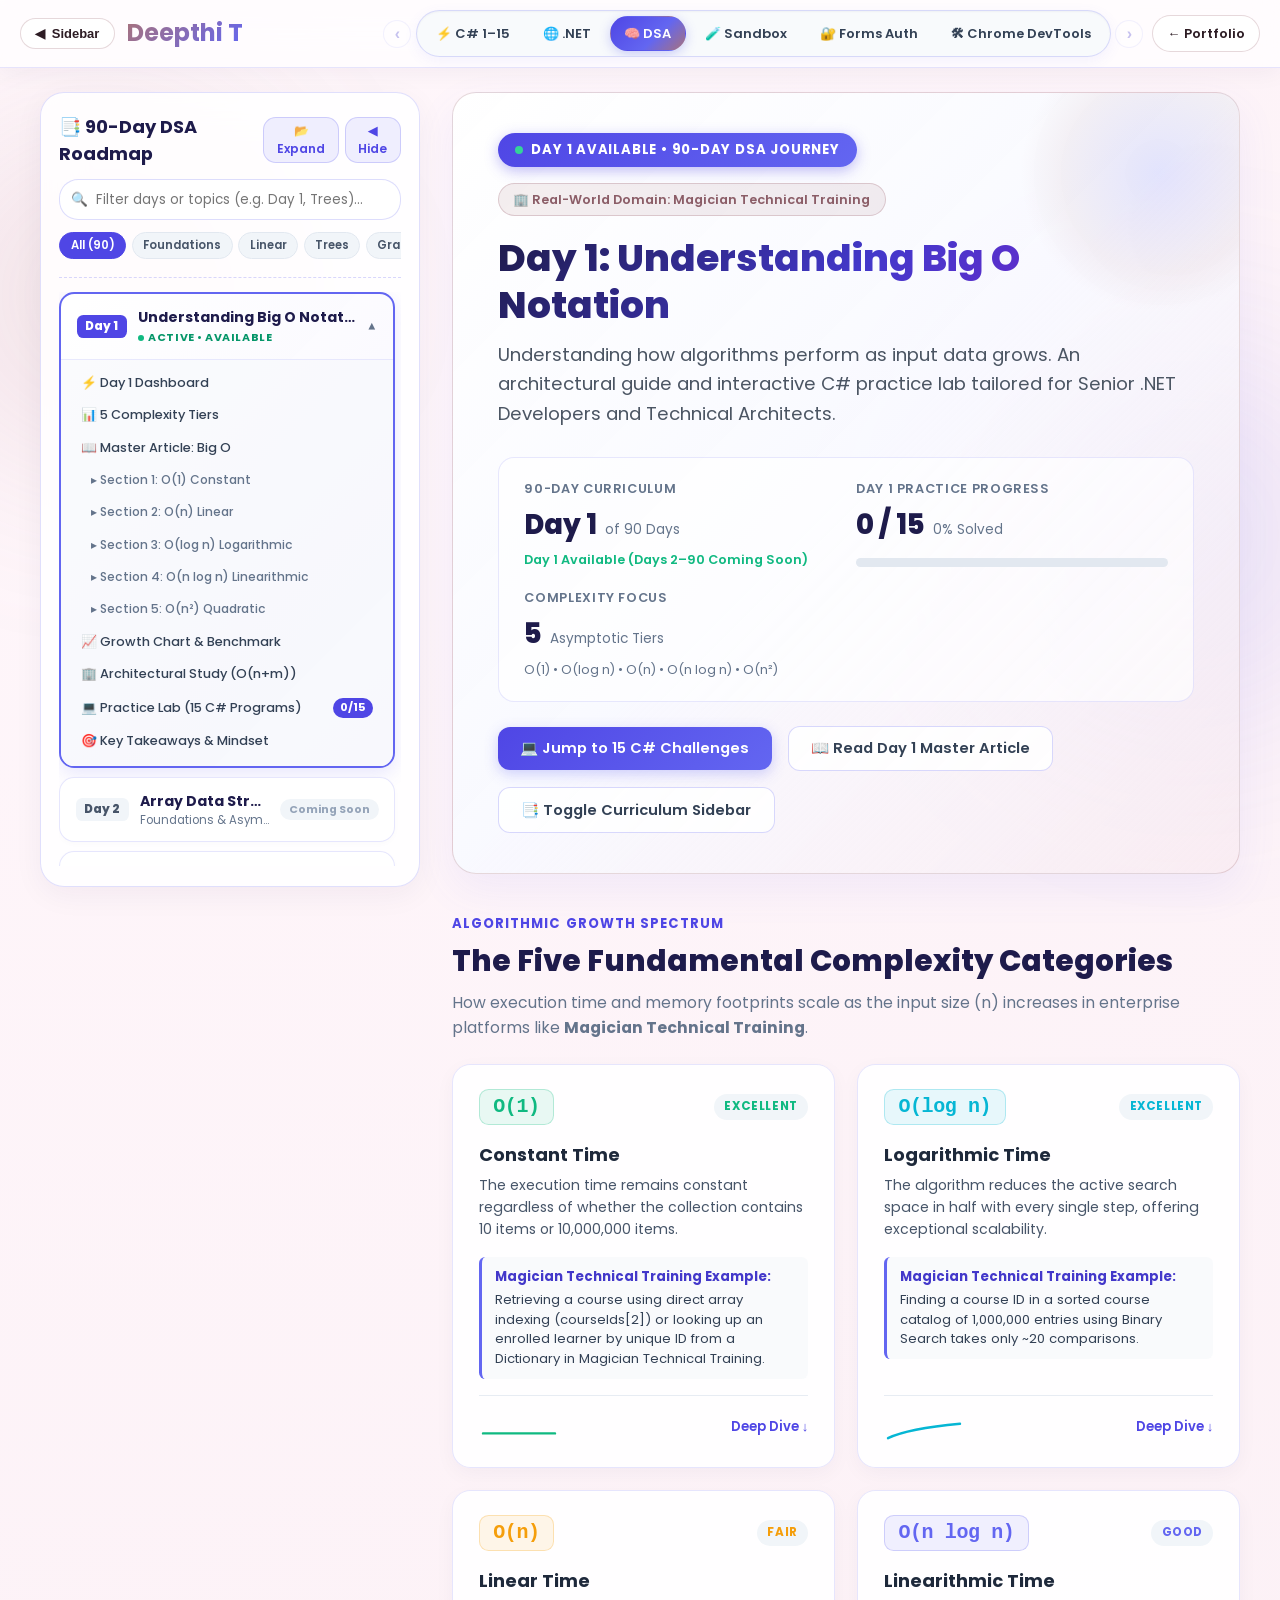
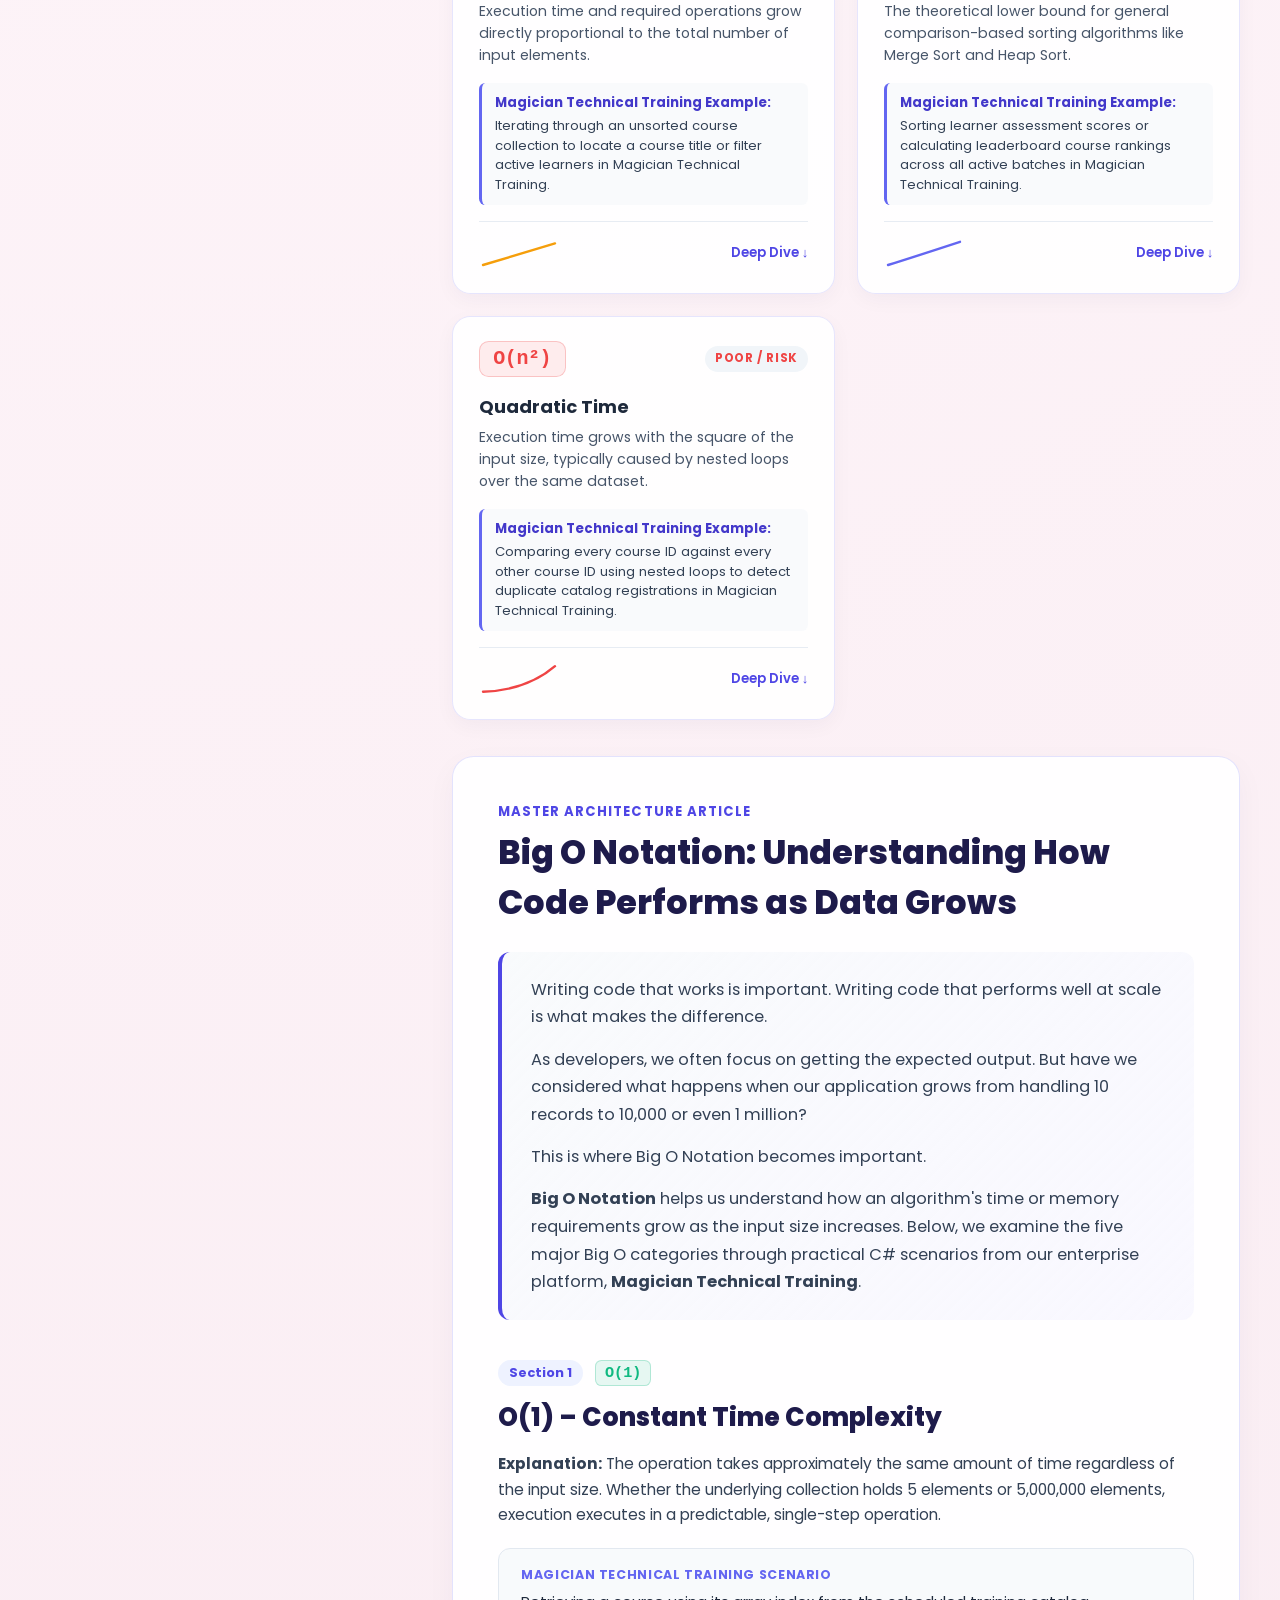
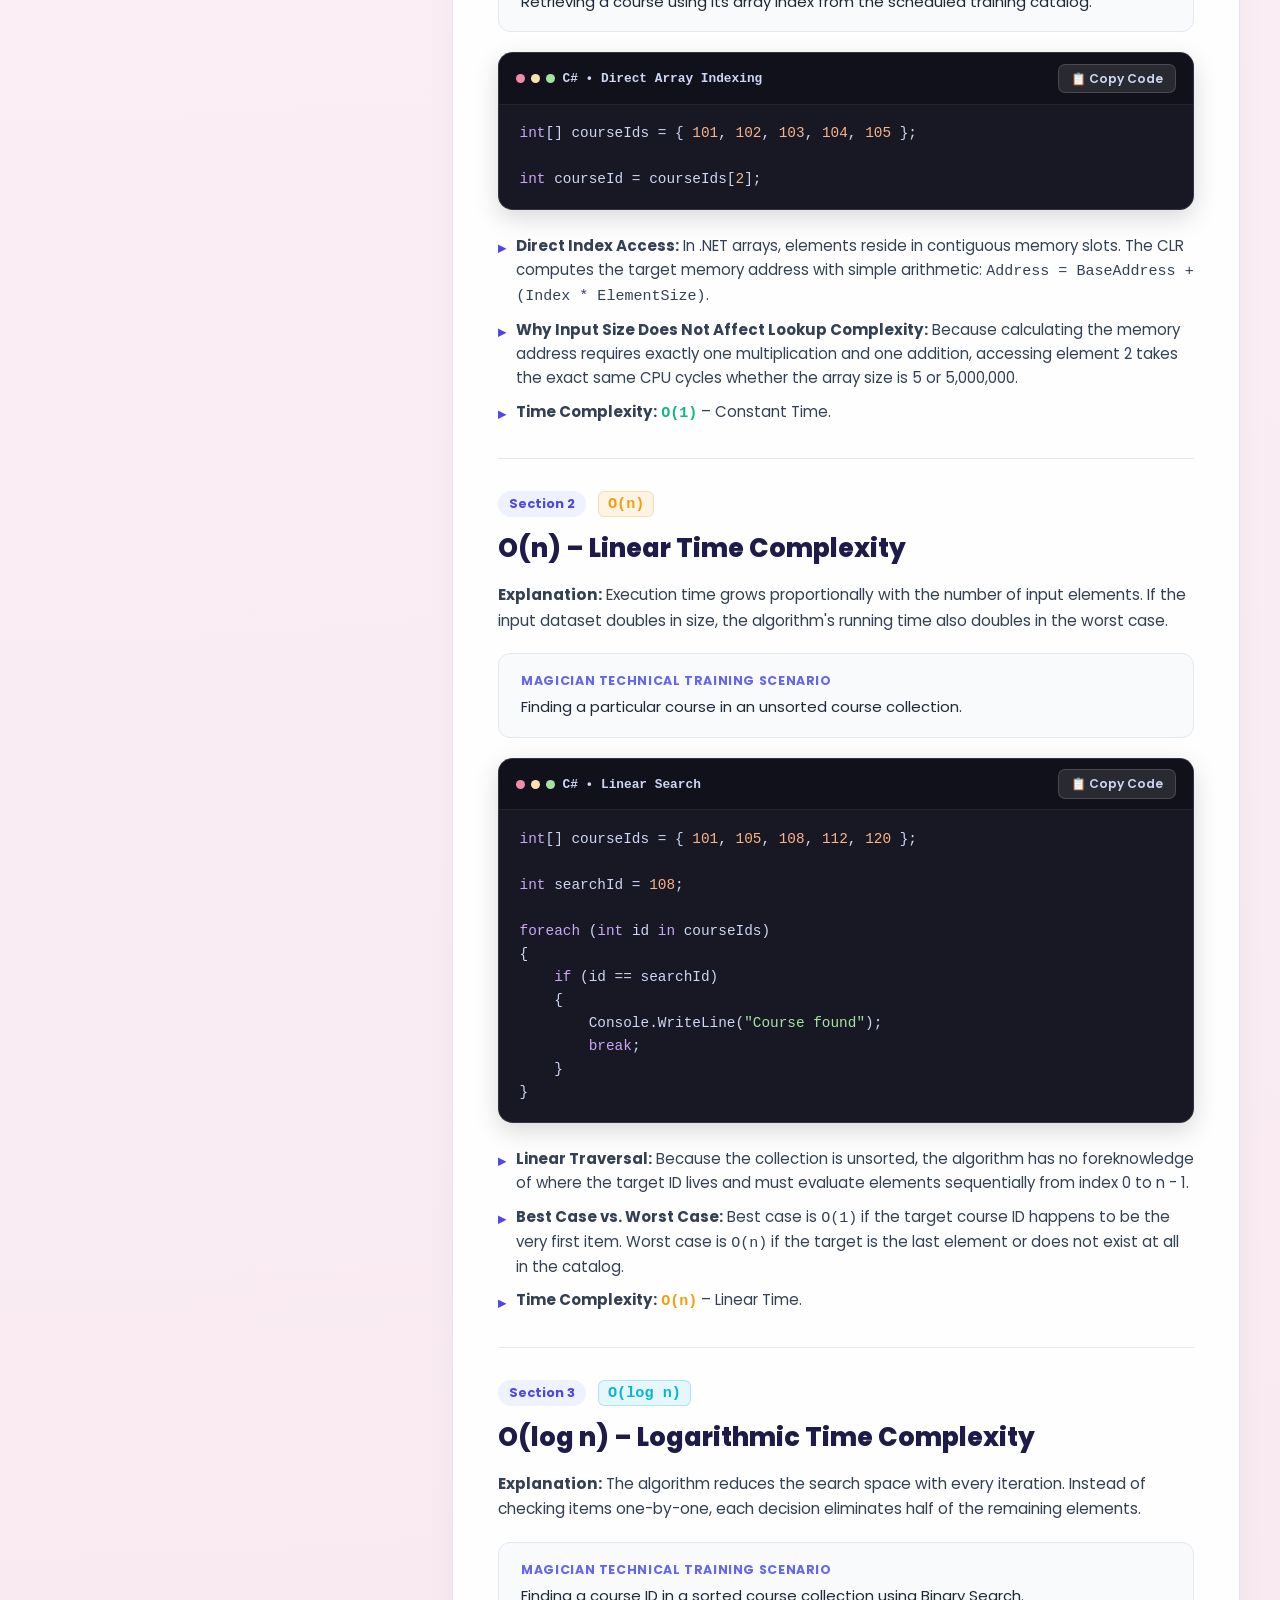
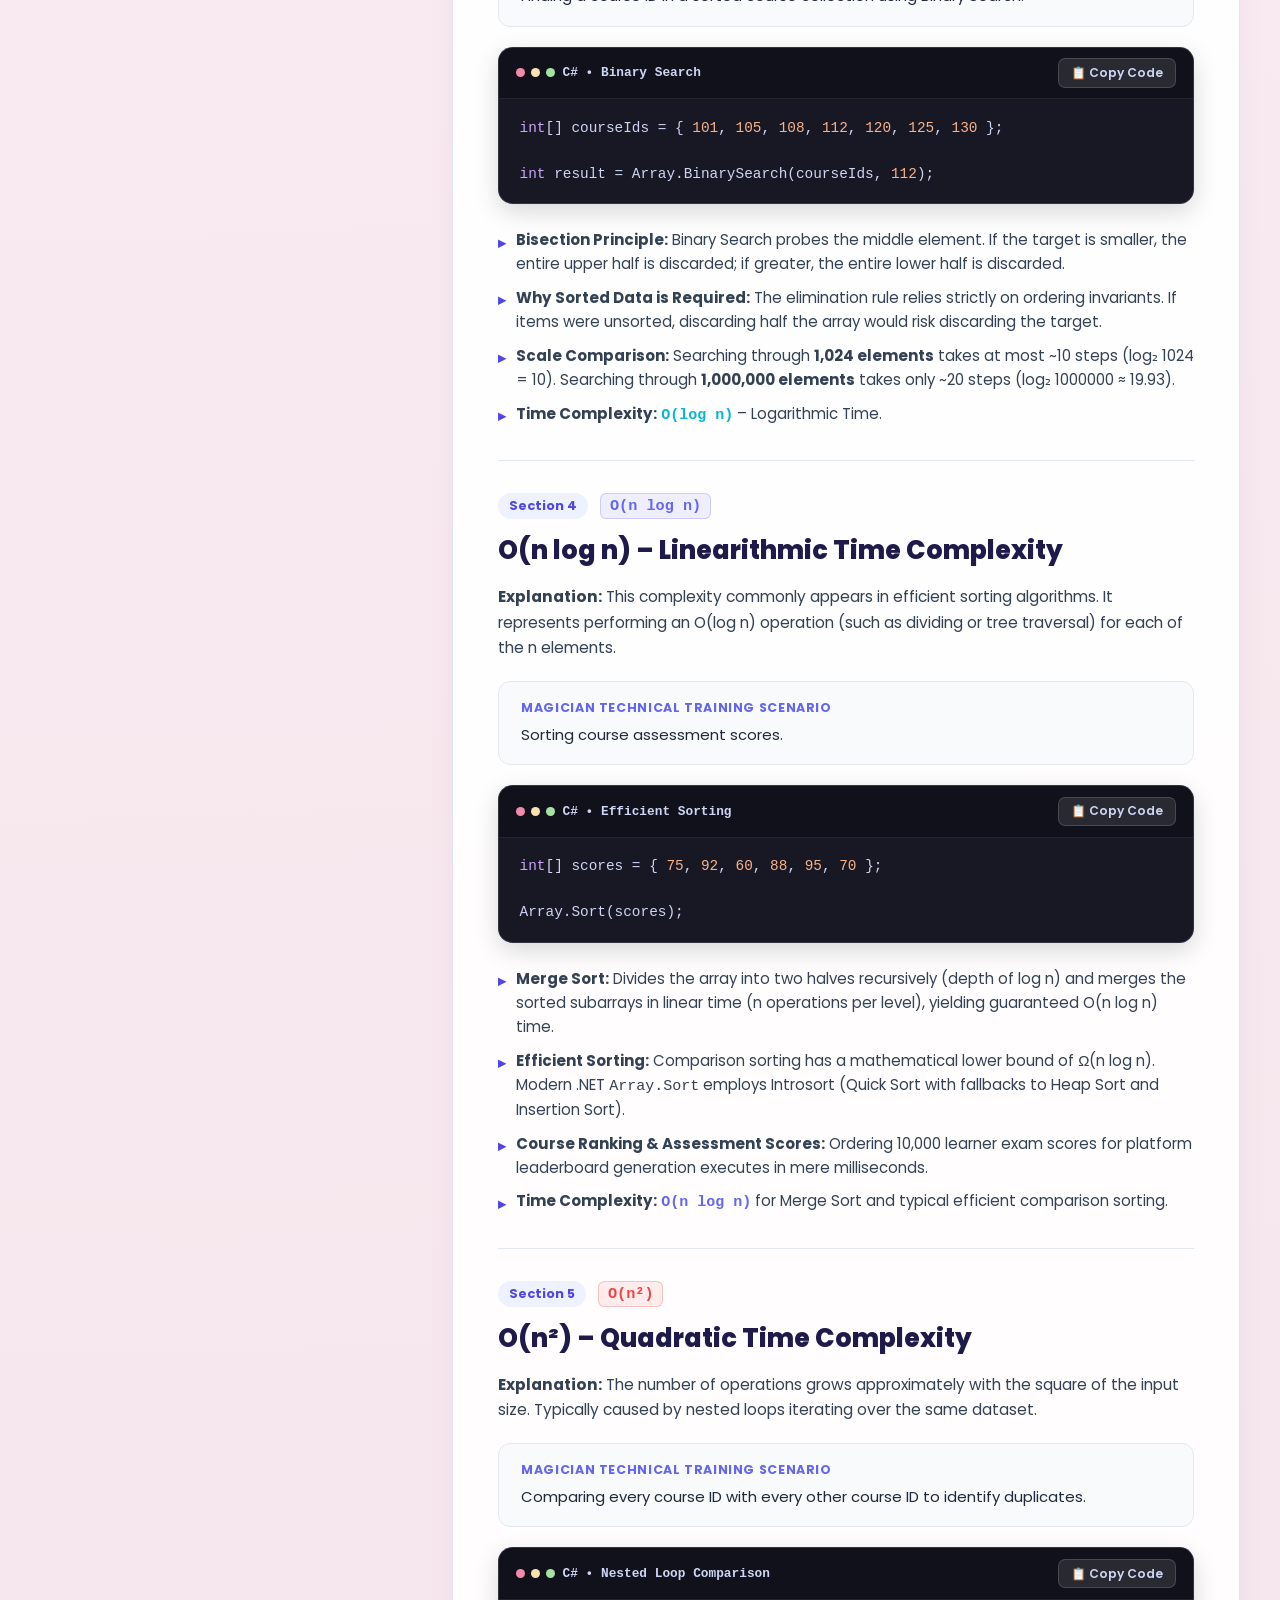
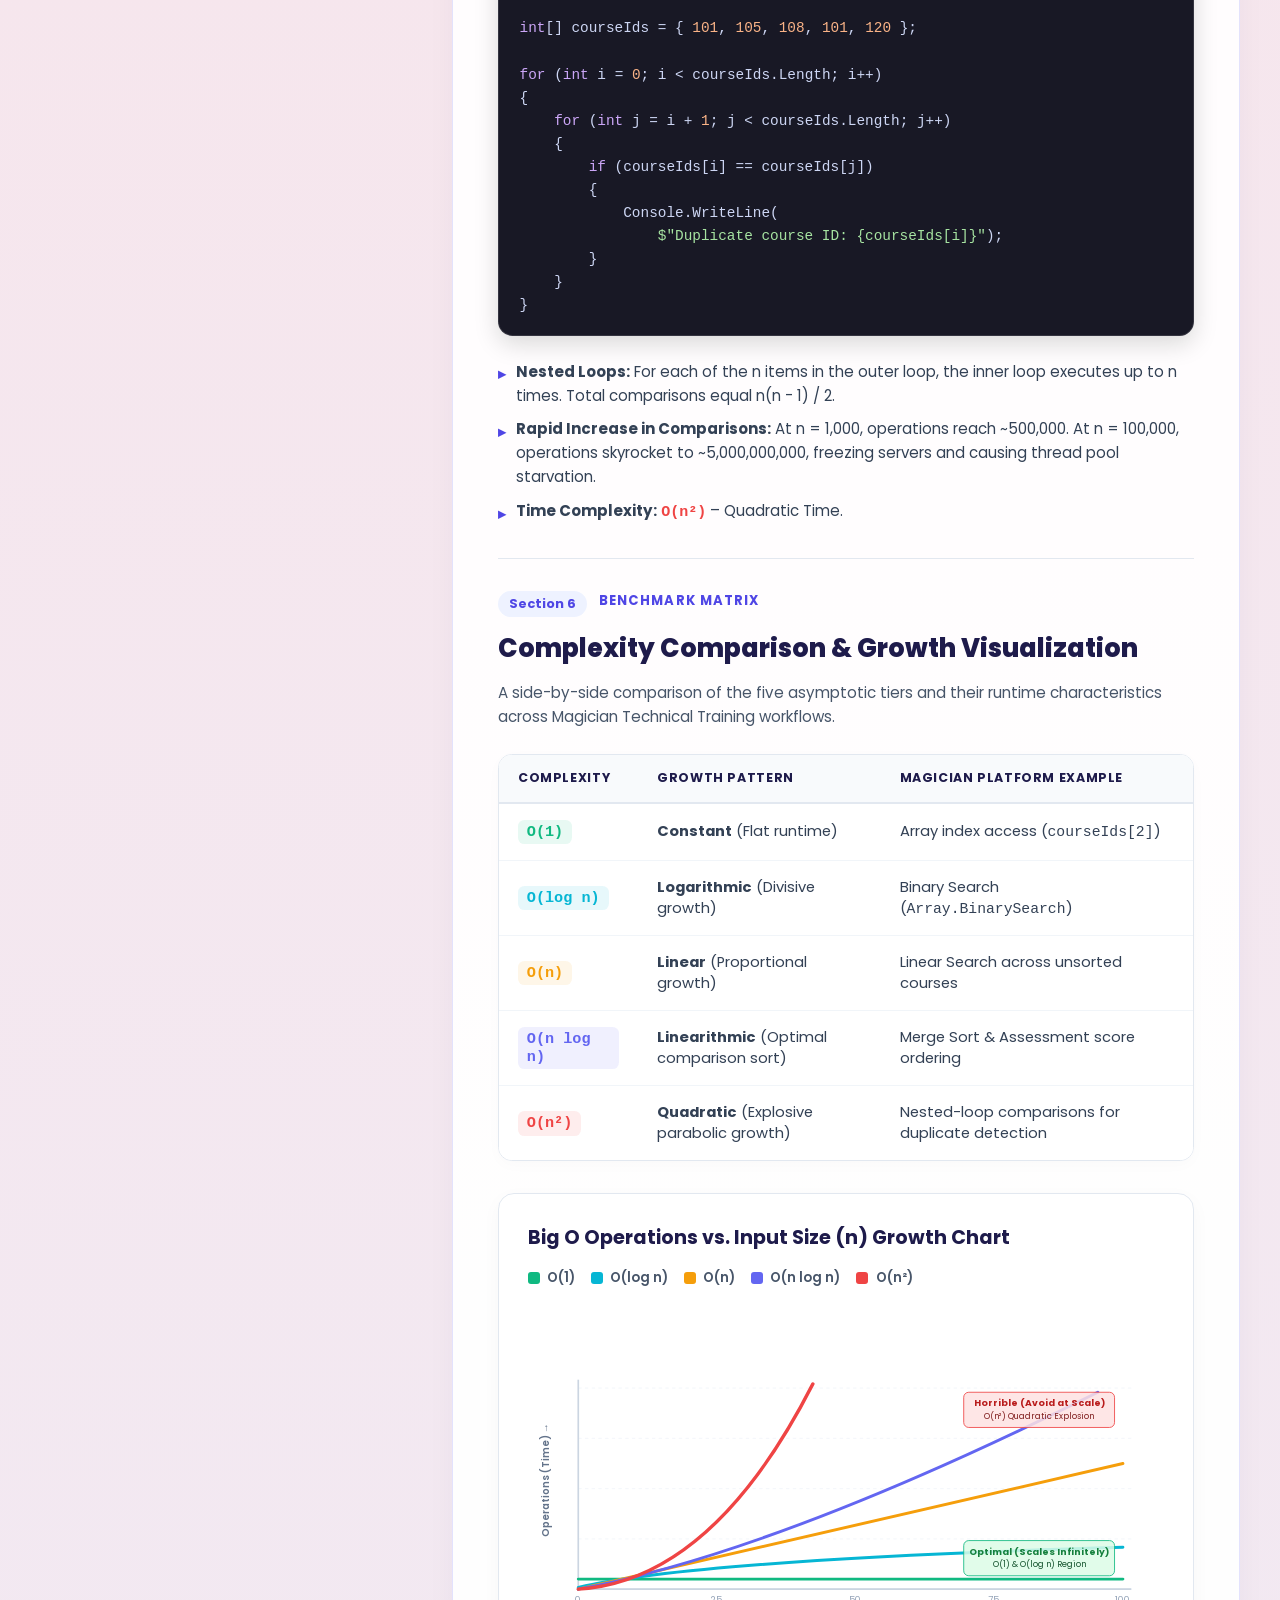
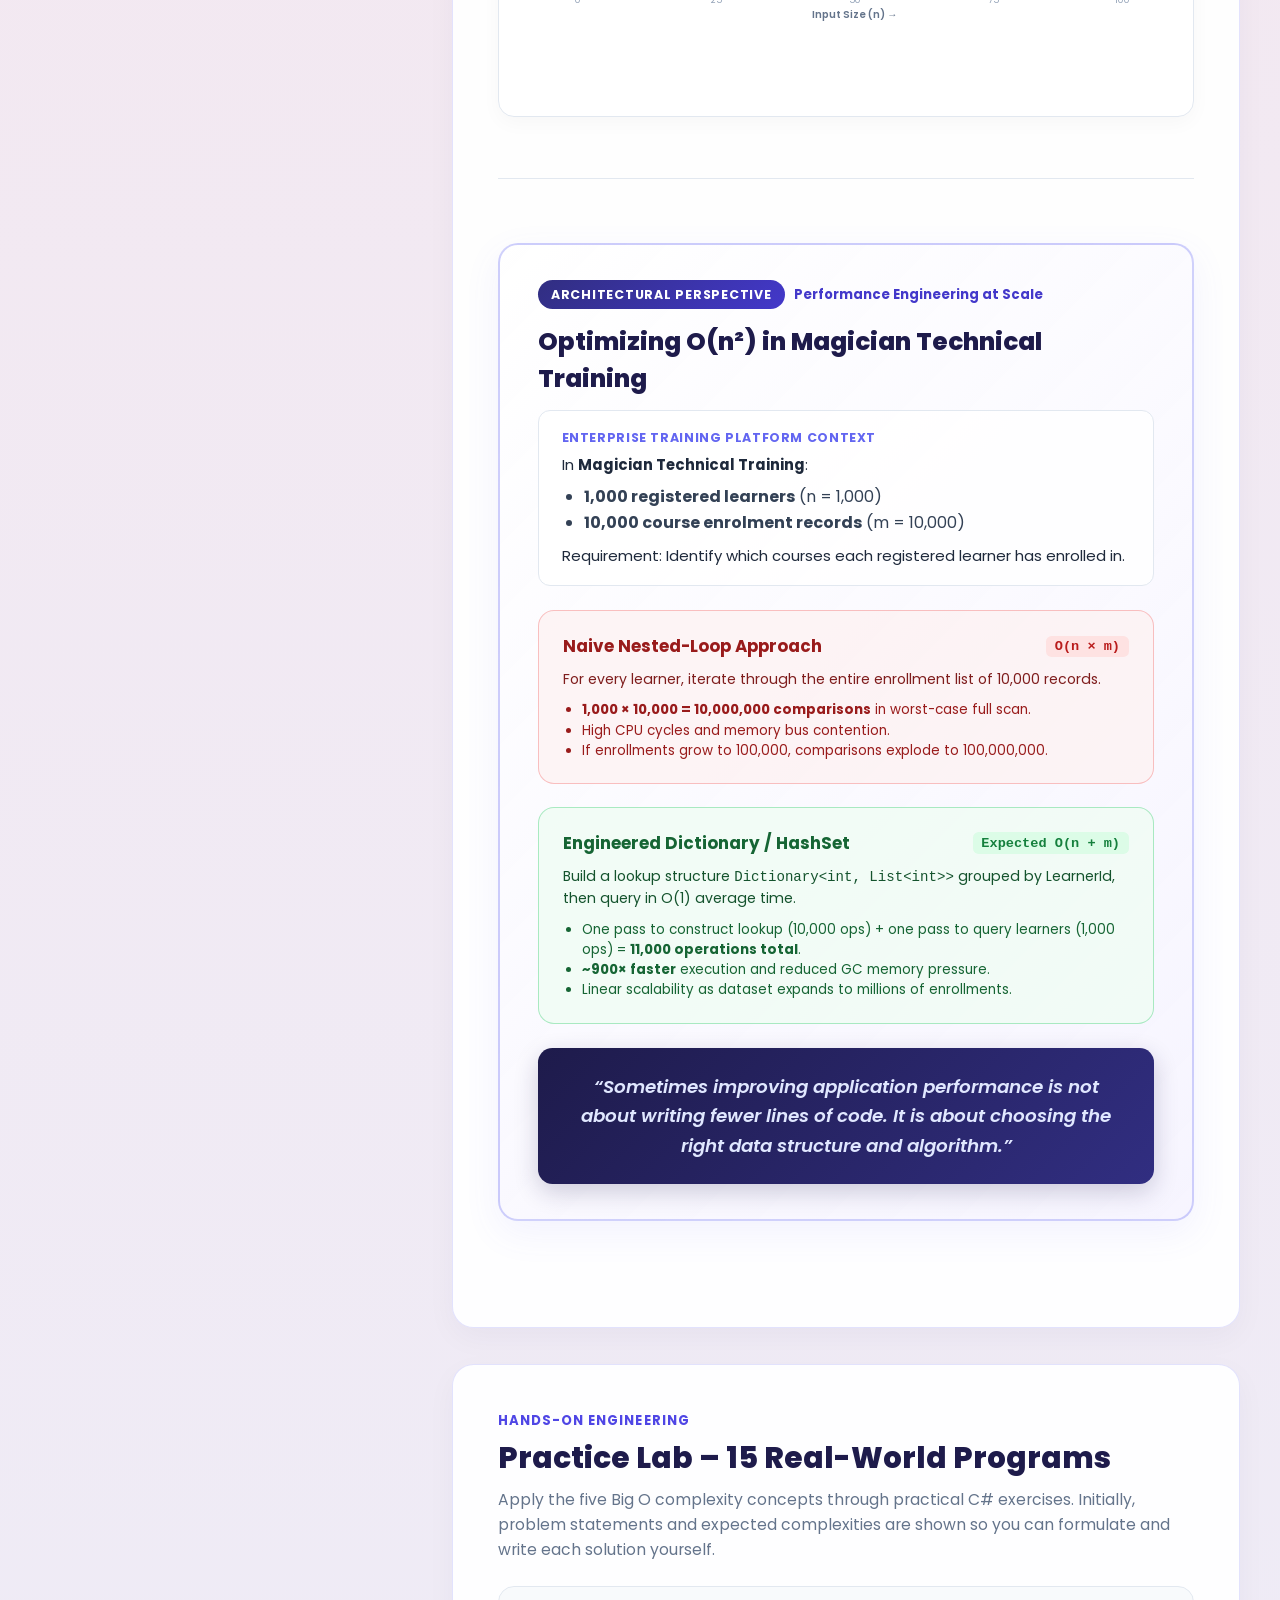
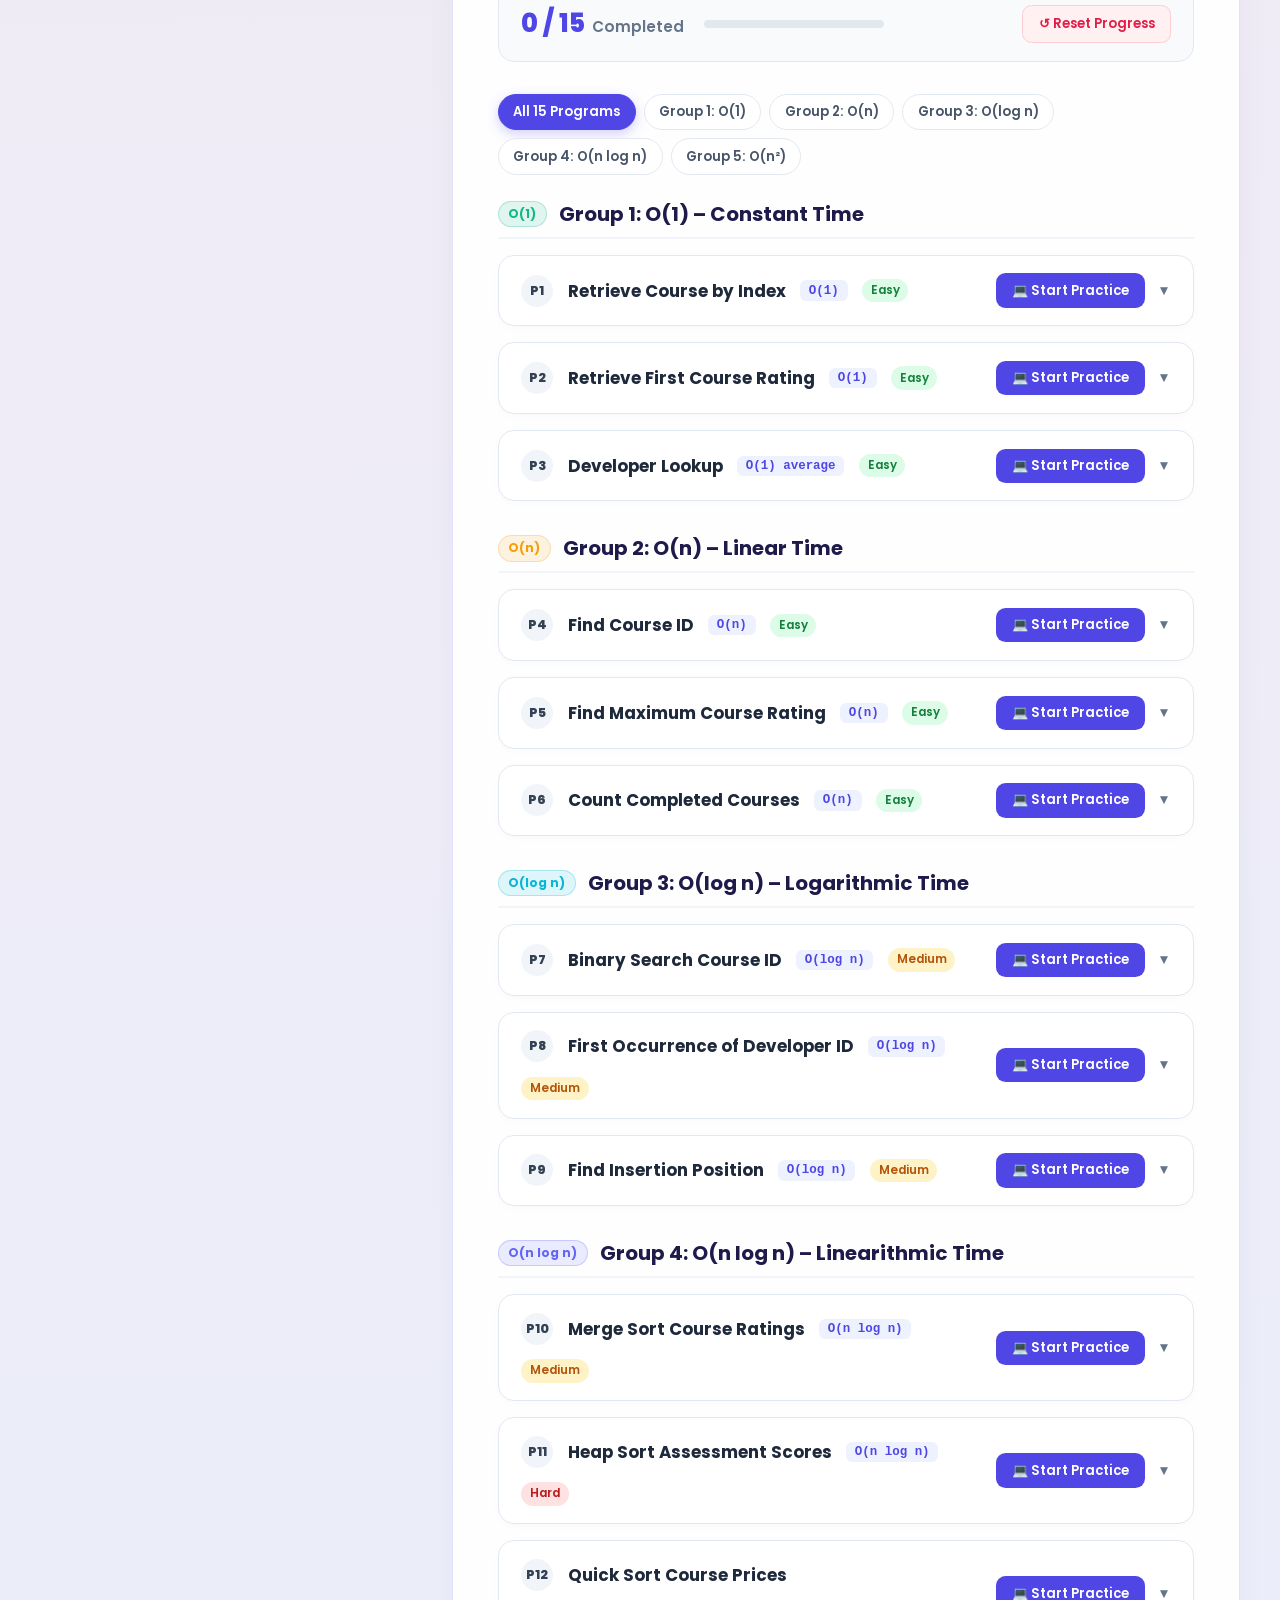
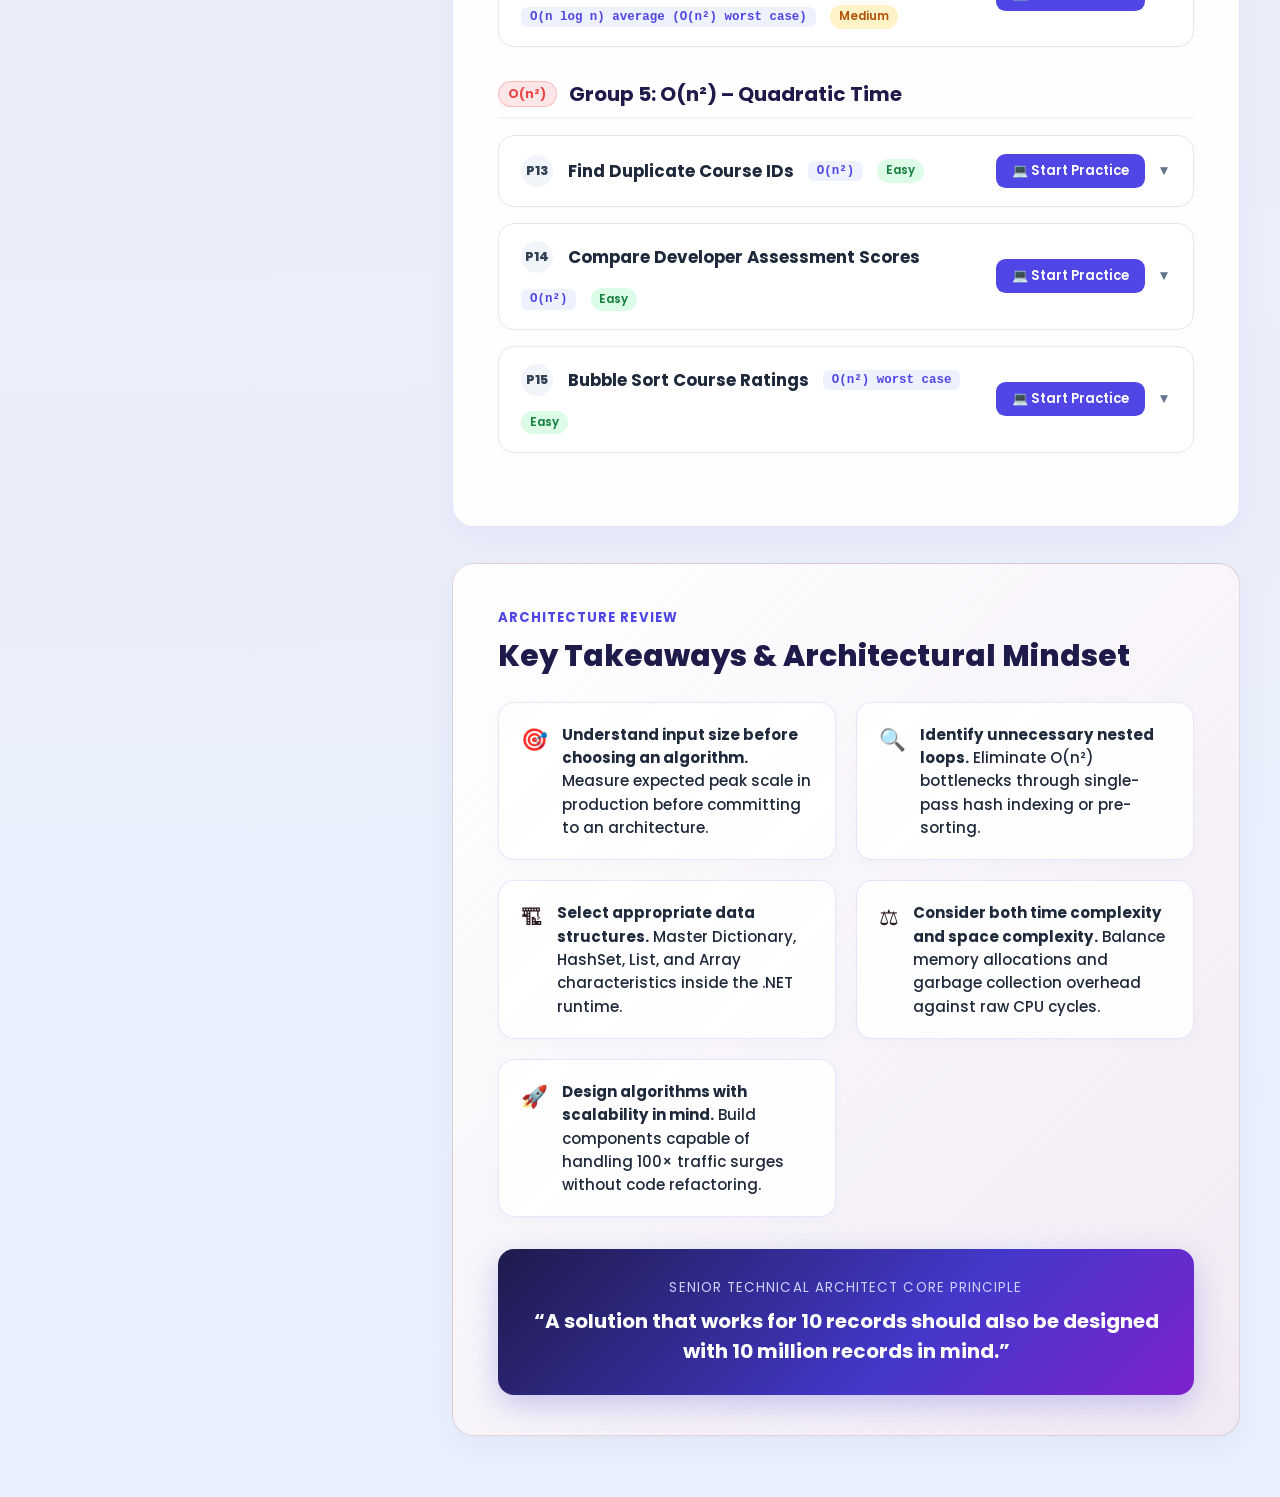
<file: dsa-guide.html>
<!DOCTYPE html>
<html lang="en">
<head>
    <meta charset="UTF-8">
    <meta name="viewport" content="width=device-width, initial-scale=1.0">
    <title>DSA 90-Day Learning Journey | Day 1: Big O Notation | Deepthi T</title>
    <link rel="stylesheet" href="csharp-guide.css">
    <link rel="stylesheet" href="dsa-guide.css">
    <link rel="icon" href="data:image/svg+xml,<svg xmlns=%22http://www.w3.org/2000/svg%22 viewBox=%220 0 100 100%22><text y=%22.9em%22 font-size=%2290%22>🧠</text></svg>">
</head>
<body>

    <!-- Top Navigation Bar -->
    <nav class="guide-nav">
        <div class="guide-brand">
            <button class="btn-nav-action" id="btn-toggle-sidebar" onclick="toggleLhsSidebar()" title="Toggle Sidebar (Ctrl + B)">
                <span id="sidebar-toggle-icon">◀</span>
                <span id="sidebar-toggle-text">Sidebar</span>
            </button>
            <a href="index.html" class="logo-link">
                <span class="logo-text">Deepthi T</span>
                <span class="logo-badge">DSA 90-Day Hub</span>
            </a>
        </div>
        
        <div class="nav-actions">
            <div class="nav-hub-dock-wrap">
                <button type="button" class="nav-dock-arrow prev" aria-label="Scroll guides left" title="Scroll left">‹</button>
                <div class="nav-hub-dock" role="navigation" aria-label="Technical Guides">
                    <a href="csharp-guide.html" class="nav-hub-tab" title="Open C# 1 to 15 Language Guide">⚡ C# 1–15</a>
                    <a href="dotnet-guide.html" class="nav-hub-tab" title="Open .NET Architecture &amp; Ecosystem Guide">🌐 .NET</a>
                    <a href="dsa-guide.html" class="nav-hub-tab active" aria-current="page" title="Current DSA 90-Day Learning Journey">🧠 DSA</a>
                    <a href="sandbox-guide.html" class="nav-hub-tab" title="Open Sandbox Integration Guide &amp; Live Runner">🧪 Sandbox</a>
                    <a href="forms-auth-guide.html" class="nav-hub-tab" title="Open Forms Authentication Architecture Guide">🔐 Forms Auth</a>
                    <a href="devtools-guide.html" class="nav-hub-tab" title="Open Chrome Developer Tool Master Guide">🛠 Chrome DevTools</a>
                </div>
                <button type="button" class="nav-dock-arrow next" aria-label="Scroll guides right" title="Scroll right">›</button>
            </div>
            <a href="index.html" class="btn-nav-action">← Portfolio</a>
        </div>
    </nav>

    <script>
        (function () {
            document.querySelectorAll('.nav-hub-dock-wrap').forEach(function (wrap) {
                var dock = wrap.querySelector('.nav-hub-dock');
                var prev = wrap.querySelector('.nav-dock-arrow.prev');
                var next = wrap.querySelector('.nav-dock-arrow.next');
                if (!dock || !prev || !next) return;
                function sync() {
                    var overflow = dock.scrollWidth > dock.clientWidth + 2;
                    var hasSixPlus = dock.querySelectorAll('.nav-hub-tab').length >= 6;
                    wrap.classList.toggle('is-scrollable', overflow || hasSixPlus);
                    prev.disabled = dock.scrollLeft <= 2;
                    next.disabled = dock.scrollLeft + dock.clientWidth >= dock.scrollWidth - 2;
                }
                prev.addEventListener('click', function () { dock.scrollBy({ left: -220, behavior: 'smooth' }); });
                next.addEventListener('click', function () { dock.scrollBy({ left: 220, behavior: 'smooth' }); });
                dock.addEventListener('scroll', sync, { passive: true });
                dock.addEventListener('wheel', function (e) {
                    if (dock.scrollWidth > dock.clientWidth && Math.abs(e.deltaY) > Math.abs(e.deltaX)) {
                        e.preventDefault();
                        dock.scrollLeft += e.deltaY;
                    }
                }, { passive: false });
                window.addEventListener('resize', sync);
                var active = dock.querySelector('.active, .nav-link-active');
                if (active && active.scrollIntoView) {
                    requestAnimationFrame(function () {
                        active.scrollIntoView({ inline: 'center', block: 'nearest', behavior: 'instant' });
                        sync();
                    });
                } else {
                    sync();
                }
            });
        })();
    </script>

    <!-- Master Split Layout: LHS Ribbon + RHS Content Display -->
    <main class="master-layout" id="master-layout">

        <!-- LHS RIBBON: 90-Day Curriculum Navigation -->
        <aside class="lhs-ribbon" id="lhs-ribbon">
            <div class="lhs-header">
                <div class="lhs-title-row">
                    <span class="lhs-title">📑 90-Day DSA Roadmap</span>
                    <div class="lhs-header-actions">
                        <button type="button" class="btn-lhs-expand-toggle" id="btn-lhs-expand-all" onclick="toggleAllLhsDays()">📂 Expand</button>
                        <button type="button" class="btn-lhs-expand-toggle" onclick="toggleLhsSidebar()" title="Collapse Sidebar (Ctrl + B)">◀ Hide</button>
                    </div>
                </div>

                <!-- Search Filter in LHS Ribbon -->
                <div class="lhs-search-wrapper">
                    <span class="lhs-search-icon">🔍</span>
                    <input type="text" class="lhs-search-input" id="lhs-search-input" placeholder="Filter days or topics (e.g. Day 1, Trees)..." oninput="filterLhsDays(this.value)">
                </div>

                <!-- Phase Quick Filter Pills -->
                <div class="dsa-lhs-phase-pills">
                    <button type="button" class="dsa-phase-pill active" onclick="filterLhsPhase('all', this)">All (90)</button>
                    <button type="button" class="dsa-phase-pill" onclick="filterLhsPhase('Foundations', this)">Foundations</button>
                    <button type="button" class="dsa-phase-pill" onclick="filterLhsPhase('Linear', this)">Linear</button>
                    <button type="button" class="dsa-phase-pill" onclick="filterLhsPhase('Structures', this)">Trees</button>
                    <button type="button" class="dsa-phase-pill" onclick="filterLhsPhase('Graph', this)">Graphs</button>
                    <button type="button" class="dsa-phase-pill" onclick="filterLhsPhase('Dynamic', this)">DP</button>
                    <button type="button" class="dsa-phase-pill" onclick="filterLhsPhase('Strings', this)">Strings</button>
                    <button type="button" class="dsa-phase-pill" onclick="filterLhsPhase('Architecture', this)">Architecture</button>
                </div>
            </div>

            <!-- Dynamic LHS Days Tree Container -->
            <div class="lhs-tree-container" id="lhs-days-tree">
                <!-- Dynamically rendered via dsa-guide.js (Day 1 active with subtopics; Days 2-90 coming soon) -->
            </div>
        </aside>

        <!-- RHS CONTAINER: Content Area -->
        <section class="rhs-container" id="rhs-container">

            <!-- Upcoming Day Preview Container (Shown when an upcoming day is selected from LHS) -->
            <div class="dsa-upcoming-preview-card" id="upcoming-day-preview-container">
                <span class="preview-badge-status">Coming Soon</span>
                <h2 class="preview-day-title" id="preview-day-title">Day X</h2>
                <div class="preview-day-phase" id="preview-day-phase">Phase: ...</div>
                <p class="preview-day-desc" id="preview-day-desc">Description</p>
                <button type="button" class="btn-dsa-primary" onclick="selectDay(1)">
                    <span>← Return to Day 1: Understanding Big O Notation</span>
                </button>
            </div>

            <!-- Day 1 Main Content Container (Active by default) -->
            <div id="day1-content-container" style="display: flex; flex-direction: column; gap: 2.25rem;">

                <!-- 1. Dashboard Hero Banner -->
                <header class="dsa-hero-card" id="day1-hero">
                    <div class="dsa-hero-top-ribbon">
                        <div class="dsa-badge-day1">
                            <span class="dsa-badge-pulse"></span>
                            <span>Day 1 Available • 90-Day DSA Journey</span>
                        </div>
                        <div class="dsa-domain-badge">
                            <span>🏢 Real-World Domain: Magician Technical Training</span>
                        </div>
                    </div>

                    <h1 class="dsa-hero-title">Day 1: Understanding Big O Notation</h1>
                    <p class="dsa-hero-subtitle">Understanding how algorithms perform as input data grows. An architectural guide and interactive C# practice lab tailored for Senior .NET Developers and Technical Architects.</p>

                    <!-- Metrics Dashboard & Progress Bar -->
                    <div class="dsa-progress-dashboard">
                        <div class="dsa-metric-box">
                            <span class="dsa-metric-label">90-Day Curriculum</span>
                            <div class="dsa-metric-value-row">
                                <span class="dsa-metric-num">Day 1</span>
                                <span class="dsa-metric-desc">of 90 Days</span>
                            </div>
                            <span style="font-size: 0.8rem; color: #10b981; font-weight: 600;">Day 1 Available (Days 2–90 Coming Soon)</span>
                        </div>

                        <div class="dsa-metric-box">
                            <span class="dsa-metric-label">Day 1 Practice Progress</span>
                            <div class="dsa-metric-value-row">
                                <span class="dsa-metric-num" id="hero-completed-count">0 / 15</span>
                                <span class="dsa-metric-desc" id="hero-completed-pct">0% Solved</span>
                            </div>
                            <div class="dsa-progress-bar-track">
                                <div class="dsa-progress-bar-fill" id="hero-progress-bar" style="width: 0%;"></div>
                            </div>
                        </div>

                        <div class="dsa-metric-box">
                            <span class="dsa-metric-label">Complexity Focus</span>
                            <div class="dsa-metric-value-row">
                                <span class="dsa-metric-num">5</span>
                                <span class="dsa-metric-desc">Asymptotic Tiers</span>
                            </div>
                            <span style="font-size: 0.8rem; color: #64748b;">O(1) • O(log n) • O(n) • O(n log n) • O(n²)</span>
                        </div>
                    </div>

                    <div class="dsa-hero-actions">
                        <a href="#practice-lab" class="btn-dsa-primary">
                            <span>💻 Jump to 15 C# Challenges</span>
                        </a>
                        <a href="#article-content" class="btn-dsa-secondary">
                            <span>📖 Read Day 1 Master Article</span>
                        </a>
                        <button type="button" class="btn-dsa-secondary" onclick="toggleLhsSidebar()">
                            <span>📑 Toggle Curriculum Sidebar</span>
                        </button>
                    </div>
                </header>

                <!-- 2. Five Complexity Categories Section -->
                <section class="dsa-section-container" id="complexity-overview">
                    <div class="dsa-section-header">
                        <span class="dsa-section-pretitle">Algorithmic Growth Spectrum</span>
                        <h2 class="dsa-section-title">The Five Fundamental Complexity Categories</h2>
                        <p class="dsa-section-subtitle">How execution time and memory footprints scale as the input size (n) increases in enterprise platforms like <strong>Magician Technical Training</strong>.</p>
                    </div>

                    <div class="dsa-complexity-grid" id="dsa-complexity-grid">
                        <!-- Dynamically rendered from dsa-data.js -->
                    </div>
                </section>

                <!-- 3. Day 1 Detailed Learning Content (Article Style) -->
                <article class="dsa-article-container" id="article-content">
                    <div class="dsa-section-header">
                        <span class="dsa-section-pretitle">Master Architecture Article</span>
                        <h2 class="dsa-section-title" style="font-size: 2.1rem;">Big O Notation: Understanding How Code Performs as Data Grows</h2>
                    </div>

                    <div class="dsa-article-intro">
                        <p>Writing code that works is important. Writing code that performs well at scale is what makes the difference.</p>
                        <p>As developers, we often focus on getting the expected output. But have we considered what happens when our application grows from handling 10 records to 10,000 or even 1 million?</p>
                        <p>This is where Big O Notation becomes important.</p>
                        <p><strong>Big O Notation</strong> helps us understand how an algorithm's time or memory requirements grow as the input size increases. Below, we examine the five major Big O categories through practical C# scenarios from our enterprise platform, <strong>Magician Technical Training</strong>.</p>
                    </div>

                    <!-- Section 1: O(1) -->
                    <section class="dsa-content-section" id="section-o1">
                        <div class="dsa-section-badge-row">
                            <span class="dsa-section-num-pill">Section 1</span>
                            <span class="complexity-code-tag" style="background: #10b9811a; color: #10b981; border: 1px solid #10b98140;">O(1)</span>
                        </div>
                        <h3 class="dsa-complexity-header-title">O(1) – Constant Time Complexity</h3>

                        <div class="dsa-theory-block">
                            <p><strong>Explanation:</strong> The operation takes approximately the same amount of time regardless of the input size. Whether the underlying collection holds 5 elements or 5,000,000 elements, execution executes in a predictable, single-step operation.</p>
                        </div>

                        <div class="dsa-scenario-callout">
                            <span class="dsa-scenario-tag">Magician Technical Training Scenario</span>
                            <p>Retrieving a course using its array index from the scheduled training catalog.</p>
                        </div>

                        <div class="dsa-code-wrapper">
                            <div class="dsa-code-header">
                                <div class="dsa-code-lang">
                                    <div class="dsa-code-dots">
                                        <span class="dsa-code-dot red"></span>
                                        <span class="dsa-code-dot yellow"></span>
                                        <span class="dsa-code-dot green"></span>
                                    </div>
                                    <span>C# • Direct Array Indexing</span>
                                </div>
                                <button type="button" class="btn-copy-code" onclick="copyCode(this, `int[] courseIds = { 101, 102, 103, 104, 105 };\n\nint courseId = courseIds[2];`)">
                                    <span>📋 Copy Code</span>
                                </button>
                            </div>
                            <div class="dsa-code-body">
<pre><code><span style="color: #cba6f7;">int</span>[] courseIds = { <span style="color: #fab387;">101</span>, <span style="color: #fab387;">102</span>, <span style="color: #fab387;">103</span>, <span style="color: #fab387;">104</span>, <span style="color: #fab387;">105</span> };

<span style="color: #cba6f7;">int</span> courseId = courseIds[<span style="color: #fab387;">2</span>];</code></pre>
                            </div>
                        </div>

                        <ul class="dsa-bullet-points">
                            <li class="dsa-bullet-item">
                                <span class="dsa-bullet-icon">▸</span>
                                <span><strong>Direct Index Access:</strong> In .NET arrays, elements reside in contiguous memory slots. The CLR computes the target memory address with simple arithmetic: <code>Address = BaseAddress + (Index * ElementSize)</code>.</span>
                            </li>
                            <li class="dsa-bullet-item">
                                <span class="dsa-bullet-icon">▸</span>
                                <span><strong>Why Input Size Does Not Affect Lookup Complexity:</strong> Because calculating the memory address requires exactly one multiplication and one addition, accessing element 2 takes the exact same CPU cycles whether the array size is 5 or 5,000,000.</span>
                            </li>
                            <li class="dsa-bullet-item">
                                <span class="dsa-bullet-icon">▸</span>
                                <span><strong>Time Complexity:</strong> <code style="color: #10b981; font-weight: 700;">O(1)</code> – Constant Time.</span>
                            </li>
                        </ul>
                    </section>

                    <!-- Section 2: O(n) -->
                    <section class="dsa-content-section" id="section-on">
                        <div class="dsa-section-badge-row">
                            <span class="dsa-section-num-pill">Section 2</span>
                            <span class="complexity-code-tag" style="background: #f59e0b1a; color: #f59e0b; border: 1px solid #f59e0b40;">O(n)</span>
                        </div>
                        <h3 class="dsa-complexity-header-title">O(n) – Linear Time Complexity</h3>

                        <div class="dsa-theory-block">
                            <p><strong>Explanation:</strong> Execution time grows proportionally with the number of input elements. If the input dataset doubles in size, the algorithm's running time also doubles in the worst case.</p>
                        </div>

                        <div class="dsa-scenario-callout">
                            <span class="dsa-scenario-tag">Magician Technical Training Scenario</span>
                            <p>Finding a particular course in an unsorted course collection.</p>
                        </div>

                        <div class="dsa-code-wrapper">
                            <div class="dsa-code-header">
                                <div class="dsa-code-lang">
                                    <div class="dsa-code-dots">
                                        <span class="dsa-code-dot red"></span>
                                        <span class="dsa-code-dot yellow"></span>
                                        <span class="dsa-code-dot green"></span>
                                    </div>
                                    <span>C# • Linear Search</span>
                                </div>
                                <button type="button" class="btn-copy-code" onclick="copyCode(this, `int[] courseIds = { 101, 105, 108, 112, 120 };\n\nint searchId = 108;\n\nforeach (int id in courseIds)\n{\n    if (id == searchId)\n    {\n        Console.WriteLine(\"Course found\");\n        break;\n    }\n}`)">
                                    <span>📋 Copy Code</span>
                                </button>
                            </div>
                            <div class="dsa-code-body">
<pre><code><span style="color: #cba6f7;">int</span>[] courseIds = { <span style="color: #fab387;">101</span>, <span style="color: #fab387;">105</span>, <span style="color: #fab387;">108</span>, <span style="color: #fab387;">112</span>, <span style="color: #fab387;">120</span> };

<span style="color: #cba6f7;">int</span> searchId = <span style="color: #fab387;">108</span>;

<span style="color: #cba6f7;">foreach</span> (<span style="color: #cba6f7;">int</span> id <span style="color: #cba6f7;">in</span> courseIds)
{
    <span style="color: #cba6f7;">if</span> (id == searchId)
    {
        Console.WriteLine(<span style="color: #a6e3a1;">"Course found"</span>);
        <span style="color: #cba6f7;">break</span>;
    }
}</code></pre>
                            </div>
                        </div>

                        <ul class="dsa-bullet-points">
                            <li class="dsa-bullet-item">
                                <span class="dsa-bullet-icon">▸</span>
                                <span><strong>Linear Traversal:</strong> Because the collection is unsorted, the algorithm has no foreknowledge of where the target ID lives and must evaluate elements sequentially from index 0 to n - 1.</span>
                            </li>
                            <li class="dsa-bullet-item">
                                <span class="dsa-bullet-icon">▸</span>
                                <span><strong>Best Case vs. Worst Case:</strong> Best case is <code>O(1)</code> if the target course ID happens to be the very first item. Worst case is <code>O(n)</code> if the target is the last element or does not exist at all in the catalog.</span>
                            </li>
                            <li class="dsa-bullet-item">
                                <span class="dsa-bullet-icon">▸</span>
                                <span><strong>Time Complexity:</strong> <code style="color: #f59e0b; font-weight: 700;">O(n)</code> – Linear Time.</span>
                            </li>
                        </ul>
                    </section>

                    <!-- Section 3: O(log n) -->
                    <section class="dsa-content-section" id="section-ologn">
                        <div class="dsa-section-badge-row">
                            <span class="dsa-section-num-pill">Section 3</span>
                            <span class="complexity-code-tag" style="background: #06b6d41a; color: #06b6d4; border: 1px solid #06b6d440;">O(log n)</span>
                        </div>
                        <h3 class="dsa-complexity-header-title">O(log n) – Logarithmic Time Complexity</h3>

                        <div class="dsa-theory-block">
                            <p><strong>Explanation:</strong> The algorithm reduces the search space with every iteration. Instead of checking items one-by-one, each decision eliminates half of the remaining elements.</p>
                        </div>

                        <div class="dsa-scenario-callout">
                            <span class="dsa-scenario-tag">Magician Technical Training Scenario</span>
                            <p>Finding a course ID in a sorted course collection using Binary Search.</p>
                        </div>

                        <div class="dsa-code-wrapper">
                            <div class="dsa-code-header">
                                <div class="dsa-code-lang">
                                    <div class="dsa-code-dots">
                                        <span class="dsa-code-dot red"></span>
                                        <span class="dsa-code-dot yellow"></span>
                                        <span class="dsa-code-dot green"></span>
                                    </div>
                                    <span>C# • Binary Search</span>
                                </div>
                                <button type="button" class="btn-copy-code" onclick="copyCode(this, `int[] courseIds = { 101, 105, 108, 112, 120, 125, 130 };\n\nint result = Array.BinarySearch(courseIds, 112);`)">
                                    <span>📋 Copy Code</span>
                                </button>
                            </div>
                            <div class="dsa-code-body">
<pre><code><span style="color: #cba6f7;">int</span>[] courseIds = { <span style="color: #fab387;">101</span>, <span style="color: #fab387;">105</span>, <span style="color: #fab387;">108</span>, <span style="color: #fab387;">112</span>, <span style="color: #fab387;">120</span>, <span style="color: #fab387;">125</span>, <span style="color: #fab387;">130</span> };

<span style="color: #cba6f7;">int</span> result = Array.BinarySearch(courseIds, <span style="color: #fab387;">112</span>);</code></pre>
                            </div>
                        </div>

                        <ul class="dsa-bullet-points">
                            <li class="dsa-bullet-item">
                                <span class="dsa-bullet-icon">▸</span>
                                <span><strong>Bisection Principle:</strong> Binary Search probes the middle element. If the target is smaller, the entire upper half is discarded; if greater, the entire lower half is discarded.</span>
                            </li>
                            <li class="dsa-bullet-item">
                                <span class="dsa-bullet-icon">▸</span>
                                <span><strong>Why Sorted Data is Required:</strong> The elimination rule relies strictly on ordering invariants. If items were unsorted, discarding half the array would risk discarding the target.</span>
                            </li>
                            <li class="dsa-bullet-item">
                                <span class="dsa-bullet-icon">▸</span>
                                <span><strong>Scale Comparison:</strong> Searching through <strong>1,024 elements</strong> takes at most ~10 steps (log₂ 1024 = 10). Searching through <strong>1,000,000 elements</strong> takes only ~20 steps (log₂ 1000000 ≈ 19.93).</span>
                            </li>
                            <li class="dsa-bullet-item">
                                <span class="dsa-bullet-icon">▸</span>
                                <span><strong>Time Complexity:</strong> <code style="color: #06b6d4; font-weight: 700;">O(log n)</code> – Logarithmic Time.</span>
                            </li>
                        </ul>
                    </section>

                    <!-- Section 4: O(n log n) -->
                    <section class="dsa-content-section" id="section-onlogn">
                        <div class="dsa-section-badge-row">
                            <span class="dsa-section-num-pill">Section 4</span>
                            <span class="complexity-code-tag" style="background: #6366f11a; color: #6366f1; border: 1px solid #6366f140;">O(n log n)</span>
                        </div>
                        <h3 class="dsa-complexity-header-title">O(n log n) – Linearithmic Time Complexity</h3>

                        <div class="dsa-theory-block">
                            <p><strong>Explanation:</strong> This complexity commonly appears in efficient sorting algorithms. It represents performing an O(log n) operation (such as dividing or tree traversal) for each of the n elements.</p>
                        </div>

                        <div class="dsa-scenario-callout">
                            <span class="dsa-scenario-tag">Magician Technical Training Scenario</span>
                            <p>Sorting course assessment scores.</p>
                        </div>

                        <div class="dsa-code-wrapper">
                            <div class="dsa-code-header">
                                <div class="dsa-code-lang">
                                    <div class="dsa-code-dots">
                                        <span class="dsa-code-dot red"></span>
                                        <span class="dsa-code-dot yellow"></span>
                                        <span class="dsa-code-dot green"></span>
                                    </div>
                                    <span>C# • Efficient Sorting</span>
                                </div>
                                <button type="button" class="btn-copy-code" onclick="copyCode(this, `int[] scores = { 75, 92, 60, 88, 95, 70 };\n\nArray.Sort(scores);`)">
                                    <span>📋 Copy Code</span>
                                </button>
                            </div>
                            <div class="dsa-code-body">
<pre><code><span style="color: #cba6f7;">int</span>[] scores = { <span style="color: #fab387;">75</span>, <span style="color: #fab387;">92</span>, <span style="color: #fab387;">60</span>, <span style="color: #fab387;">88</span>, <span style="color: #fab387;">95</span>, <span style="color: #fab387;">70</span> };

Array.Sort(scores);</code></pre>
                            </div>
                        </div>

                        <ul class="dsa-bullet-points">
                            <li class="dsa-bullet-item">
                                <span class="dsa-bullet-icon">▸</span>
                                <span><strong>Merge Sort:</strong> Divides the array into two halves recursively (depth of log n) and merges the sorted subarrays in linear time (n operations per level), yielding guaranteed O(n log n) time.</span>
                            </li>
                            <li class="dsa-bullet-item">
                                <span class="dsa-bullet-icon">▸</span>
                                <span><strong>Efficient Sorting:</strong> Comparison sorting has a mathematical lower bound of Ω(n log n). Modern .NET <code>Array.Sort</code> employs Introsort (Quick Sort with fallbacks to Heap Sort and Insertion Sort).</span>
                            </li>
                            <li class="dsa-bullet-item">
                                <span class="dsa-bullet-icon">▸</span>
                                <span><strong>Course Ranking & Assessment Scores:</strong> Ordering 10,000 learner exam scores for platform leaderboard generation executes in mere milliseconds.</span>
                            </li>
                            <li class="dsa-bullet-item">
                                <span class="dsa-bullet-icon">▸</span>
                                <span><strong>Time Complexity:</strong> <code style="color: #6366f1; font-weight: 700;">O(n log n)</code> for Merge Sort and typical efficient comparison sorting.</span>
                            </li>
                        </ul>
                    </section>

                    <!-- Section 5: O(n²) -->
                    <section class="dsa-content-section" id="section-on2">
                        <div class="dsa-section-badge-row">
                            <span class="dsa-section-num-pill">Section 5</span>
                            <span class="complexity-code-tag" style="background: #ef44441a; color: #ef4444; border: 1px solid #ef444440;">O(n²)</span>
                        </div>
                        <h3 class="dsa-complexity-header-title">O(n²) – Quadratic Time Complexity</h3>

                        <div class="dsa-theory-block">
                            <p><strong>Explanation:</strong> The number of operations grows approximately with the square of the input size. Typically caused by nested loops iterating over the same dataset.</p>
                        </div>

                        <div class="dsa-scenario-callout">
                            <span class="dsa-scenario-tag">Magician Technical Training Scenario</span>
                            <p>Comparing every course ID with every other course ID to identify duplicates.</p>
                        </div>

                        <div class="dsa-code-wrapper">
                            <div class="dsa-code-header">
                                <div class="dsa-code-lang">
                                    <div class="dsa-code-dots">
                                        <span class="dsa-code-dot red"></span>
                                        <span class="dsa-code-dot yellow"></span>
                                        <span class="dsa-code-dot green"></span>
                                    </div>
                                    <span>C# • Nested Loop Comparison</span>
                                </div>
                                <button type="button" class="btn-copy-code" onclick="copyCode(this, `int[] courseIds = { 101, 105, 108, 101, 120 };\n\nfor (int i = 0; i < courseIds.Length; i++)\n{\n    for (int j = i + 1; j < courseIds.Length; j++)\n    {\n        if (courseIds[i] == courseIds[j])\n        {\n            Console.WriteLine(\n                $\"Duplicate course ID: {courseIds[i]}\");\n        }\n    }\n}`)">
                                    <span>📋 Copy Code</span>
                                </button>
                            </div>
                            <div class="dsa-code-body">
<pre><code><span style="color: #cba6f7;">int</span>[] courseIds = { <span style="color: #fab387;">101</span>, <span style="color: #fab387;">105</span>, <span style="color: #fab387;">108</span>, <span style="color: #fab387;">101</span>, <span style="color: #fab387;">120</span> };

<span style="color: #cba6f7;">for</span> (<span style="color: #cba6f7;">int</span> i = <span style="color: #fab387;">0</span>; i &lt; courseIds.Length; i++)
{
    <span style="color: #cba6f7;">for</span> (<span style="color: #cba6f7;">int</span> j = i + <span style="color: #fab387;">1</span>; j &lt; courseIds.Length; j++)
    {
        <span style="color: #cba6f7;">if</span> (courseIds[i] == courseIds[j])
        {
            Console.WriteLine(
                <span style="color: #a6e3a1;">$"Duplicate course ID: {courseIds[i]}"</span>);
        }
    }
}</code></pre>
                            </div>
                        </div>

                        <ul class="dsa-bullet-points">
                            <li class="dsa-bullet-item">
                                <span class="dsa-bullet-icon">▸</span>
                                <span><strong>Nested Loops:</strong> For each of the n items in the outer loop, the inner loop executes up to n times. Total comparisons equal n(n - 1) / 2.</span>
                            </li>
                            <li class="dsa-bullet-item">
                                <span class="dsa-bullet-icon">▸</span>
                                <span><strong>Rapid Increase in Comparisons:</strong> At n = 1,000, operations reach ~500,000. At n = 100,000, operations skyrocket to ~5,000,000,000, freezing servers and causing thread pool starvation.</span>
                            </li>
                            <li class="dsa-bullet-item">
                                <span class="dsa-bullet-icon">▸</span>
                                <span><strong>Time Complexity:</strong> <code style="color: #ef4444; font-weight: 700;">O(n²)</code> – Quadratic Time.</span>
                            </li>
                        </ul>
                    </section>

                    <!-- Section 6: Complexity Comparison -->
                    <section class="dsa-content-section" id="section-comparison">
                        <div class="dsa-section-badge-row">
                            <span class="dsa-section-num-pill">Section 6</span>
                            <span class="dsa-section-pretitle">Benchmark Matrix</span>
                        </div>
                        <h3 class="dsa-complexity-header-title">Complexity Comparison & Growth Visualization</h3>
                        <p style="color: #475569; font-size: 0.95rem; line-height: 1.6;">A side-by-side comparison of the five asymptotic tiers and their runtime characteristics across Magician Technical Training workflows.</p>

                        <div class="dsa-comparison-table-wrapper">
                            <table class="dsa-comparison-table">
                                <thead>
                                    <tr>
                                        <th>Complexity</th>
                                        <th>Growth Pattern</th>
                                        <th>Magician Platform Example</th>
                                    </tr>
                                </thead>
                                <tbody>
                                    <tr>
                                        <td><span class="complexity-code-tag" style="background: #10b98118; color: #10b981;">O(1)</span></td>
                                        <td><strong>Constant</strong> (Flat runtime)</td>
                                        <td>Array index access (<code>courseIds[2]</code>)</td>
                                    </tr>
                                    <tr>
                                        <td><span class="complexity-code-tag" style="background: #06b6d418; color: #06b6d4;">O(log n)</span></td>
                                        <td><strong>Logarithmic</strong> (Divisive growth)</td>
                                        <td>Binary Search (<code>Array.BinarySearch</code>)</td>
                                    </tr>
                                    <tr>
                                        <td><span class="complexity-code-tag" style="background: #f59e0b18; color: #f59e0b;">O(n)</span></td>
                                        <td><strong>Linear</strong> (Proportional growth)</td>
                                        <td>Linear Search across unsorted courses</td>
                                    </tr>
                                    <tr>
                                        <td><span class="complexity-code-tag" style="background: #6366f118; color: #6366f1;">O(n log n)</span></td>
                                        <td><strong>Linearithmic</strong> (Optimal comparison sort)</td>
                                        <td>Merge Sort &amp; Assessment score ordering</td>
                                    </tr>
                                    <tr>
                                        <td><span class="complexity-code-tag" style="background: #ef444418; color: #ef4444;">O(n²)</span></td>
                                        <td><strong>Quadratic</strong> (Explosive parabolic growth)</td>
                                        <td>Nested-loop comparisons for duplicate detection</td>
                                    </tr>
                                </tbody>
                            </table>
                        </div>

                        <!-- Visual Big O Growth Chart -->
                        <div class="dsa-chart-container">
                            <div class="dsa-chart-header">
                                <span class="dsa-chart-title">Big O Operations vs. Input Size (n) Growth Chart</span>
                                <div class="dsa-chart-legend">
                                    <div class="legend-item" onclick="toggleChartSeries('o1', this)">
                                        <span class="legend-color-dot" style="background: #10b981;"></span>
                                        <span>O(1)</span>
                                    </div>
                                    <div class="legend-item" onclick="toggleChartSeries('ologn', this)">
                                        <span class="legend-color-dot" style="background: #06b6d4;"></span>
                                        <span>O(log n)</span>
                                    </div>
                                    <div class="legend-item" onclick="toggleChartSeries('on', this)">
                                        <span class="legend-color-dot" style="background: #f59e0b;"></span>
                                        <span>O(n)</span>
                                    </div>
                                    <div class="legend-item" onclick="toggleChartSeries('onlogn', this)">
                                        <span class="legend-color-dot" style="background: #6366f1;"></span>
                                        <span>O(n log n)</span>
                                    </div>
                                    <div class="legend-item" onclick="toggleChartSeries('on2', this)">
                                        <span class="legend-color-dot" style="background: #ef4444;"></span>
                                        <span>O(n²)</span>
                                    </div>
                                </div>
                            </div>

                            <div class="dsa-svg-chart-wrap">
                                <svg viewBox="0 0 760 340" class="dsa-svg-chart" id="dsa-bigo-svg">
                                    <line x1="60" y1="280" x2="720" y2="280" stroke="#e2e8f0" stroke-width="1.5" />
                                    <line x1="60" y1="220" x2="720" y2="220" stroke="#f1f5f9" stroke-width="1" stroke-dasharray="4,4" />
                                    <line x1="60" y1="160" x2="720" y2="160" stroke="#f1f5f9" stroke-width="1" stroke-dasharray="4,4" />
                                    <line x1="60" y1="100" x2="720" y2="100" stroke="#f1f5f9" stroke-width="1" stroke-dasharray="4,4" />
                                    <line x1="60" y1="40" x2="720" y2="40" stroke="#f1f5f9" stroke-width="1" stroke-dasharray="4,4" />

                                    <line x1="60" y1="280" x2="60" y2="30" stroke="#cbd5e1" stroke-width="2" />
                                    <line x1="60" y1="280" x2="720" y2="280" stroke="#cbd5e1" stroke-width="2" />

                                    <text x="390" y="315" text-anchor="middle" fill="#64748b" font-size="12" font-weight="600">Input Size (n) →</text>
                                    <text x="25" y="150" text-anchor="middle" fill="#64748b" font-size="12" font-weight="600" transform="rotate(-90 25 150)">Operations (Time) →</text>

                                    <text x="60" y="296" text-anchor="middle" fill="#94a3b8" font-size="11">0</text>
                                    <text x="225" y="296" text-anchor="middle" fill="#94a3b8" font-size="11">25</text>
                                    <text x="390" y="296" text-anchor="middle" fill="#94a3b8" font-size="11">50</text>
                                    <text x="555" y="296" text-anchor="middle" fill="#94a3b8" font-size="11">75</text>
                                    <text x="710" y="296" text-anchor="middle" fill="#94a3b8" font-size="11">100</text>

                                    <!-- Curves -->
                                    <path id="chart-line-o1" class="chart-line" data-label="O(1) – Constant Time" data-formula="f(n) = 1" d="M 60,268 L 710,268" fill="none" stroke="#10b981" stroke-width="3.5" stroke-linecap="round" />
                                    <path id="chart-line-ologn" class="chart-line" data-label="O(log n) – Logarithmic Time" data-formula="f(n) = log2(n)" d="M 60,278 Q 200,245 710,230" fill="none" stroke="#06b6d4" stroke-width="3.5" stroke-linecap="round" />
                                    <path id="chart-line-on" class="chart-line" data-label="O(n) – Linear Time" data-formula="f(n) = n" d="M 60,280 L 710,130" fill="none" stroke="#f59e0b" stroke-width="3.5" stroke-linecap="round" />
                                    <path id="chart-line-onlogn" class="chart-line" data-label="O(n log n) – Linearithmic Time" data-formula="f(n) = n * log2(n)" d="M 60,280 Q 300,235 680,45" fill="none" stroke="#6366f1" stroke-width="3.5" stroke-linecap="round" />
                                    <path id="chart-line-on2" class="chart-line" data-label="O(n²) – Quadratic Time" data-formula="f(n) = n²" d="M 60,280 Q 220,270 340,35" fill="none" stroke="#ef4444" stroke-width="4" stroke-linecap="round" />

                                    <rect x="520" y="45" width="180" height="42" rx="6" fill="#fee2e2" fill-opacity="0.85" stroke="#ef4444" stroke-width="1" />
                                    <text x="610" y="62" text-anchor="middle" fill="#b91c1c" font-size="11" font-weight="700">Horrible (Avoid at Scale)</text>
                                    <text x="610" y="77" text-anchor="middle" fill="#7f1d1d" font-size="10">O(n²) Quadratic Explosion</text>

                                    <rect x="520" y="222" width="180" height="42" rx="6" fill="#dcfce7" fill-opacity="0.85" stroke="#10b981" stroke-width="1" />
                                    <text x="610" y="239" text-anchor="middle" fill="#15803d" font-size="11" font-weight="700">Optimal (Scales Infinitely)</text>
                                    <text x="610" y="254" text-anchor="middle" fill="#14532d" font-size="10">O(1) &amp; O(log n) Region</text>
                                </svg>
                                <div class="chart-tooltip" id="chart-tooltip"></div>
                            </div>
                        </div>
                    </section>

                    <!-- Section 7: Architectural Perspective -->
                    <section class="dsa-content-section" id="section-architect">
                        <div class="dsa-architect-card">
                            <div class="architect-badge-row">
                                <span class="architect-badge">Architectural Perspective</span>
                                <span style="font-size: 0.82rem; color: #4338ca; font-weight: 700;">Performance Engineering at Scale</span>
                            </div>

                            <h3 style="font-size: 1.55rem; color: #1e1b4b; margin-bottom: 0.85rem; font-weight: 800;">Optimizing O(n²) in Magician Technical Training</h3>

                            <div class="dsa-scenario-callout" style="background: rgba(255, 255, 255, 0.9); margin-bottom: 1.25rem;">
                                <span class="dsa-scenario-tag">Enterprise Training Platform Context</span>
                                <p>In <strong>Magician Technical Training</strong>:</p>
                                <ul style="margin: 0.5rem 0 0.5rem 1.4rem; color: #334155; line-height: 1.6;">
                                    <li><strong>1,000 registered learners</strong> (n = 1,000)</li>
                                    <li><strong>10,000 course enrolment records</strong> (m = 10,000)</li>
                                </ul>
                                <p>Requirement: Identify which courses each registered learner has enrolled in.</p>
                            </div>

                            <div class="architect-comparison-grid">
                                <div class="architect-approach-box approach-bad">
                                    <div class="approach-title">
                                        <span>Naive Nested-Loop Approach</span>
                                        <span class="approach-complexity-pill">O(n × m)</span>
                                    </div>
                                    <p style="font-size: 0.88rem; color: #7f1d1d; line-height: 1.55; margin-bottom: 0.6rem;">
                                        For every learner, iterate through the entire enrollment list of 10,000 records.
                                    </p>
                                    <ul style="font-size: 0.84rem; color: #991b1b; padding-left: 1.2rem; line-height: 1.5;">
                                        <li><strong>1,000 × 10,000 = 10,000,000 comparisons</strong> in worst-case full scan.</li>
                                        <li>High CPU cycles and memory bus contention.</li>
                                        <li>If enrollments grow to 100,000, comparisons explode to 100,000,000.</li>
                                    </ul>
                                </div>

                                <div class="architect-approach-box approach-good">
                                    <div class="approach-title">
                                        <span>Engineered Dictionary / HashSet</span>
                                        <span class="approach-complexity-pill">Expected O(n + m)</span>
                                    </div>
                                    <p style="font-size: 0.88rem; color: #14532d; line-height: 1.55; margin-bottom: 0.6rem;">
                                        Build a lookup structure <code>Dictionary&lt;int, List&lt;int&gt;&gt;</code> grouped by LearnerId, then query in O(1) average time.
                                    </p>
                                    <ul style="font-size: 0.84rem; color: #166534; padding-left: 1.2rem; line-height: 1.5;">
                                        <li>One pass to construct lookup (10,000 ops) + one pass to query learners (1,000 ops) = <strong>11,000 operations total</strong>.</li>
                                        <li><strong>~900× faster</strong> execution and reduced GC memory pressure.</li>
                                        <li>Linear scalability as dataset expands to millions of enrollments.</li>
                                    </ul>
                                </div>
                            </div>

                            <div class="architect-quote-banner">
                                <p class="architect-quote-text">
                                    “Sometimes improving application performance is not about writing fewer lines of code. It is about choosing the right data structure and algorithm.”
                                </p>
                            </div>
                        </div>
                    </section>
                </article>

                <!-- 4. Practice Lab – 15 Real-World C# Programs -->
                <section class="dsa-practice-lab-container" id="practice-lab">
                    <div class="dsa-section-header">
                        <span class="dsa-section-pretitle">Hands-On Engineering</span>
                        <h2 class="dsa-section-title">Practice Lab – 15 Real-World Programs</h2>
                        <p class="dsa-section-subtitle">Apply the five Big O complexity concepts through practical C# exercises. Initially, problem statements and expected complexities are shown so you can formulate and write each solution yourself.</p>
                    </div>

                    <!-- Toolbar & Filter Controls -->
                    <div class="practice-lab-toolbar">
                        <div class="lab-progress-group">
                            <div class="lab-counter-display">
                                <span class="lab-counter-number" id="lab-completed-count">0 / 15</span>
                                <span class="lab-counter-total">Completed</span>
                            </div>
                            <div class="lab-progress-track">
                                <div class="lab-progress-fill" id="lab-progress-bar" style="width: 0%;"></div>
                            </div>
                        </div>

                        <div class="lab-toolbar-actions">
                            <button type="button" class="btn-reset-progress" onclick="promptResetProgress()">
                                <span>↺ Reset Progress</span>
                            </button>
                        </div>
                    </div>

                    <!-- Filter Buttons -->
                    <div class="challenge-filter-tabs">
                        <button type="button" class="challenge-filter-btn active" onclick="filterChallenges('all', this)">All 15 Programs</button>
                        <button type="button" class="challenge-filter-btn" onclick="filterChallenges('o1', this)">Group 1: O(1)</button>
                        <button type="button" class="challenge-filter-btn" onclick="filterChallenges('on', this)">Group 2: O(n)</button>
                        <button type="button" class="challenge-filter-btn" onclick="filterChallenges('ologn', this)">Group 3: O(log n)</button>
                        <button type="button" class="challenge-filter-btn" onclick="filterChallenges('onlogn', this)">Group 4: O(n log n)</button>
                        <button type="button" class="challenge-filter-btn" onclick="filterChallenges('on2', this)">Group 5: O(n²)</button>
                    </div>

                    <!-- Challenges Accordion Grid -->
                    <div id="practice-lab-cards-container">
                        <!-- Dynamically rendered from dsa-data.js -->
                    </div>
                </section>

                <!-- 5. Day 1 Learning Summary & Key Takeaways -->
                <footer class="dsa-summary-card" id="day1-summary">
                    <div class="dsa-section-header">
                        <span class="dsa-section-pretitle">Architecture Review</span>
                        <h2 class="dsa-section-title">Key Takeaways &amp; Architectural Mindset</h2>
                    </div>

                    <div class="takeaways-grid">
                        <div class="takeaway-item-card">
                            <span class="takeaway-icon">🎯</span>
                            <span class="takeaway-text"><strong>Understand input size before choosing an algorithm.</strong> Measure expected peak scale in production before committing to an architecture.</span>
                        </div>

                        <div class="takeaway-item-card">
                            <span class="takeaway-icon">🔍</span>
                            <span class="takeaway-text"><strong>Identify unnecessary nested loops.</strong> Eliminate O(n²) bottlenecks through single-pass hash indexing or pre-sorting.</span>
                        </div>

                        <div class="takeaway-item-card">
                            <span class="takeaway-icon">🏗</span>
                            <span class="takeaway-text"><strong>Select appropriate data structures.</strong> Master Dictionary, HashSet, List, and Array characteristics inside the .NET runtime.</span>
                        </div>

                        <div class="takeaway-item-card">
                            <span class="takeaway-icon">⚖</span>
                            <span class="takeaway-text"><strong>Consider both time complexity and space complexity.</strong> Balance memory allocations and garbage collection overhead against raw CPU cycles.</span>
                        </div>

                        <div class="takeaway-item-card">
                            <span class="takeaway-icon">🚀</span>
                            <span class="takeaway-text"><strong>Design algorithms with scalability in mind.</strong> Build components capable of handling 100× traffic surges without code refactoring.</span>
                        </div>
                    </div>

                    <div class="summary-closing-banner">
                        <div class="summary-closing-title">Senior Technical Architect Core Principle</div>
                        <blockquote class="summary-closing-quote">
                            “A solution that works for 10 records should also be designed with 10 million records in mind.”
                        </blockquote>
                    </div>
                </footer>

            </div>
        </section>

    </main>

    <!-- Floating Sidebar Toggle Button (Shown when sidebar is collapsed) -->
    <button type="button" class="btn-floating-sidebar-toggle" onclick="toggleLhsSidebar()" title="Open Curriculum Sidebar">
        <span>▶ Open 90-Day Curriculum</span>
    </button>

    <!-- Dedicated Coding Practice Panel Modal -->
    <div class="practice-panel-modal" id="practice-panel-modal" role="dialog" aria-modal="true" aria-labelledby="practice-modal-title">
        <div class="practice-panel-content">
            <div class="practice-panel-header">
                <div class="practice-panel-title-group">
                    <span style="font-size: 1.3rem;">💻</span>
                    <span class="practice-panel-title" id="practice-modal-title">Program Practice</span>
                    <span class="challenge-difficulty-pill" id="practice-modal-difficulty">Easy</span>
                </div>
                <button type="button" class="btn-close-modal" onclick="closePracticePanel()" aria-label="Close Practice Panel">✕</button>
            </div>

            <div class="practice-panel-body">
                <div class="practice-info-banner">
                    <div class="practice-info-meta">
                        <span id="practice-modal-complexity" style="font-family: 'Consolas', monospace; font-size: 0.85rem; font-weight: 700; color: #4338ca;">
                            Expected Complexity: O(1)
                        </span>
                    </div>
                    <p class="practice-info-statement" id="practice-modal-statement">Problem Statement</p>
                    <div style="margin-top: 0.5rem; font-size: 0.84rem; color: #64748b; font-style: italic;" id="practice-modal-scenario">
                        Scenario
                    </div>
                </div>

                <div class="practice-editor-container">
                    <div class="practice-editor-header">
                        <div class="practice-editor-label">
                            <span>📝 C# Solution Editor (Write your solution below)</span>
                        </div>
                        <div style="display: flex; gap: 0.5rem;">
                            <button type="button" class="btn-copy-code" onclick="copyEditorCode()">📋 Copy</button>
                            <button type="button" class="btn-copy-code" onclick="resetEditorToStarter()">↺ Reset Starter Code</button>
                        </div>
                    </div>
                    <textarea class="practice-code-area" id="practice-code-editor" spellcheck="false" placeholder="// Write your C# solution here..."></textarea>
                </div>
            </div>

            <div class="practice-panel-footer">
                <span class="practice-footer-status" id="practice-modal-status-text">Status: In Progress</span>
                <div class="practice-footer-actions">
                    <button type="button" class="btn-dsa-secondary" onclick="closePracticePanel()">Close</button>
                    <button type="button" class="btn-checkpoint" id="btn-modal-checkpoint" onclick="handleModalCheckpoint()">
                        <span>✓ Mark as Completed</span>
                    </button>
                </div>
            </div>
        </div>
    </div>

    <!-- Reset Progress Confirmation Modal -->
    <div class="dsa-confirm-modal" id="dsa-confirm-modal" role="dialog" aria-modal="true">
        <div class="dsa-confirm-box">
            <div class="confirm-icon">⚠️</div>
            <h3 class="confirm-title">Reset Practice Lab Progress?</h3>
            <p class="confirm-msg">This will clear your completed status and saved solution drafts for all 15 Day 1 programs. This action cannot be undone.</p>
            <div class="confirm-actions">
                <button type="button" class="btn-confirm-cancel" onclick="closeConfirmModal()">Cancel</button>
                <button type="button" class="btn-confirm-delete" onclick="confirmResetProgress()">Yes, Reset Progress</button>
            </div>
        </div>
    </div>

    <!-- Scripts -->
    <script src="dsa-data.js"></script>
    <script src="dsa-guide.js"></script>

</body>
</html>
</file>
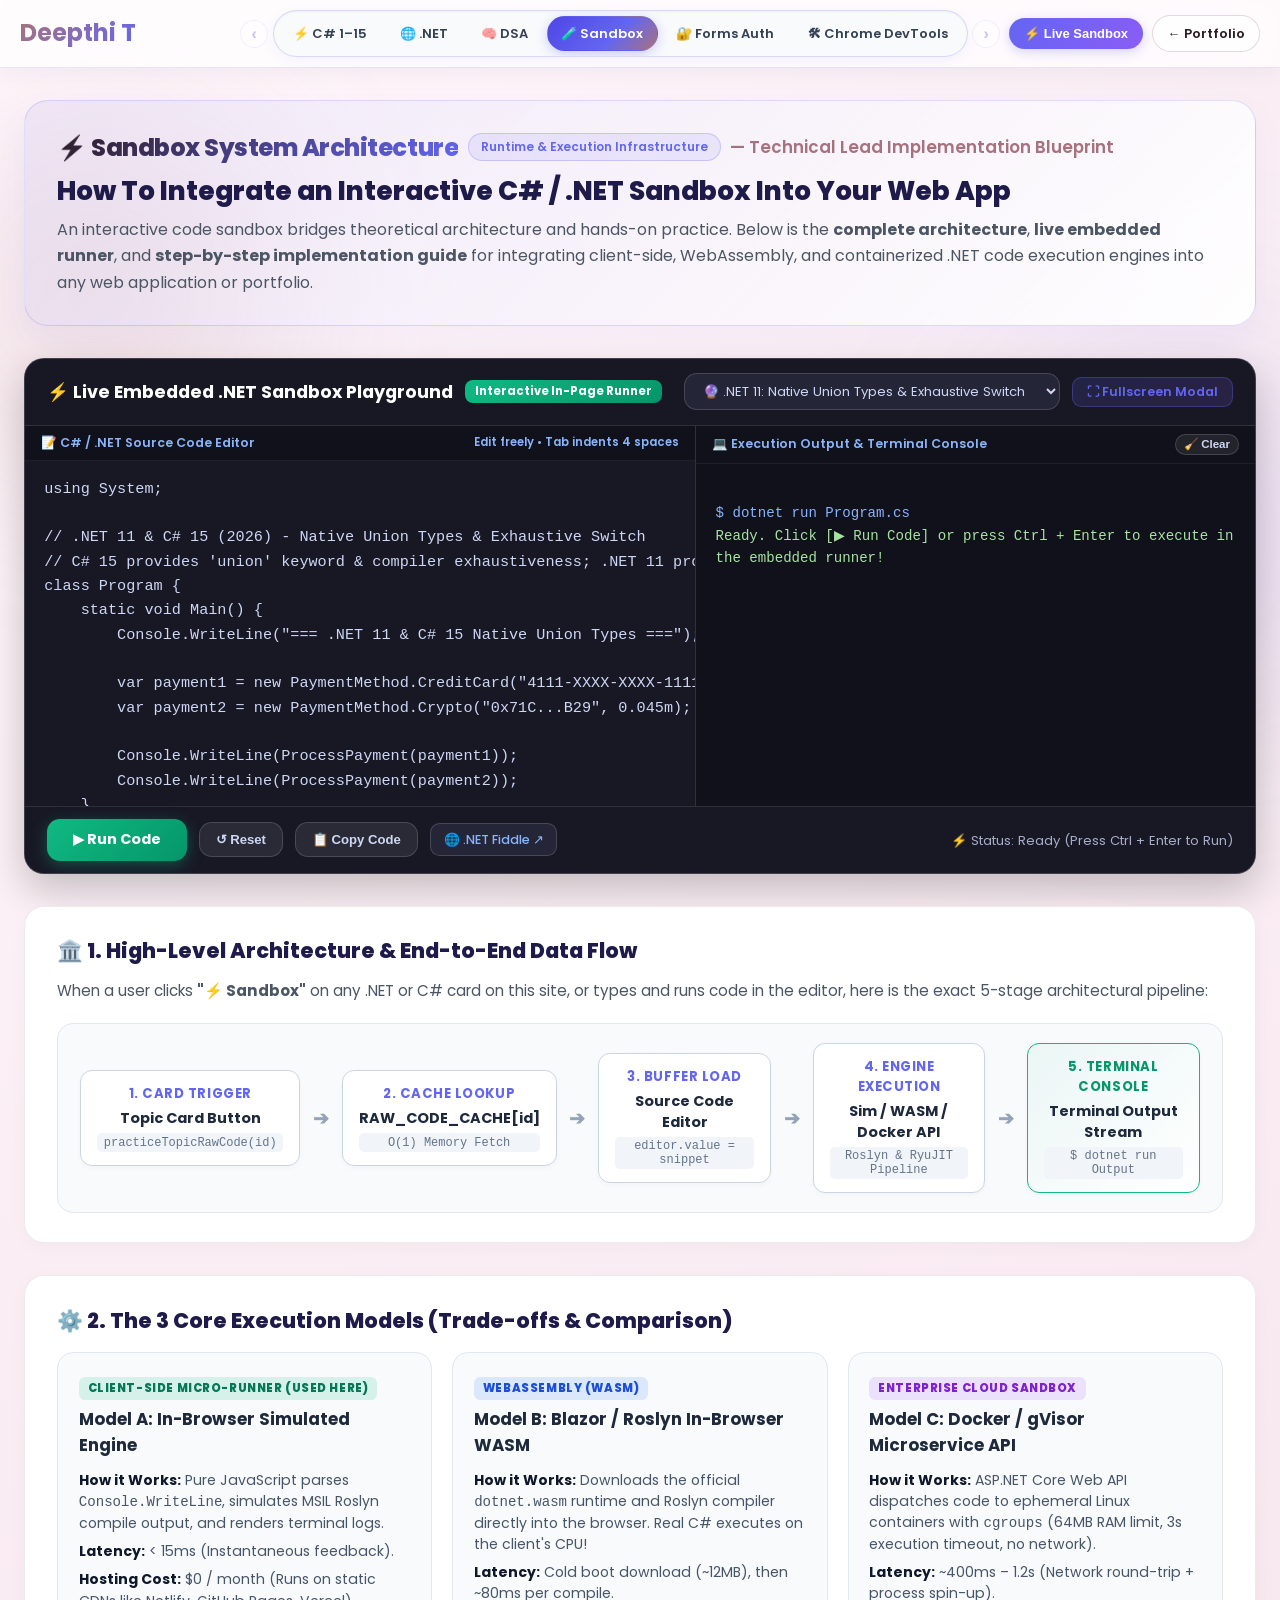
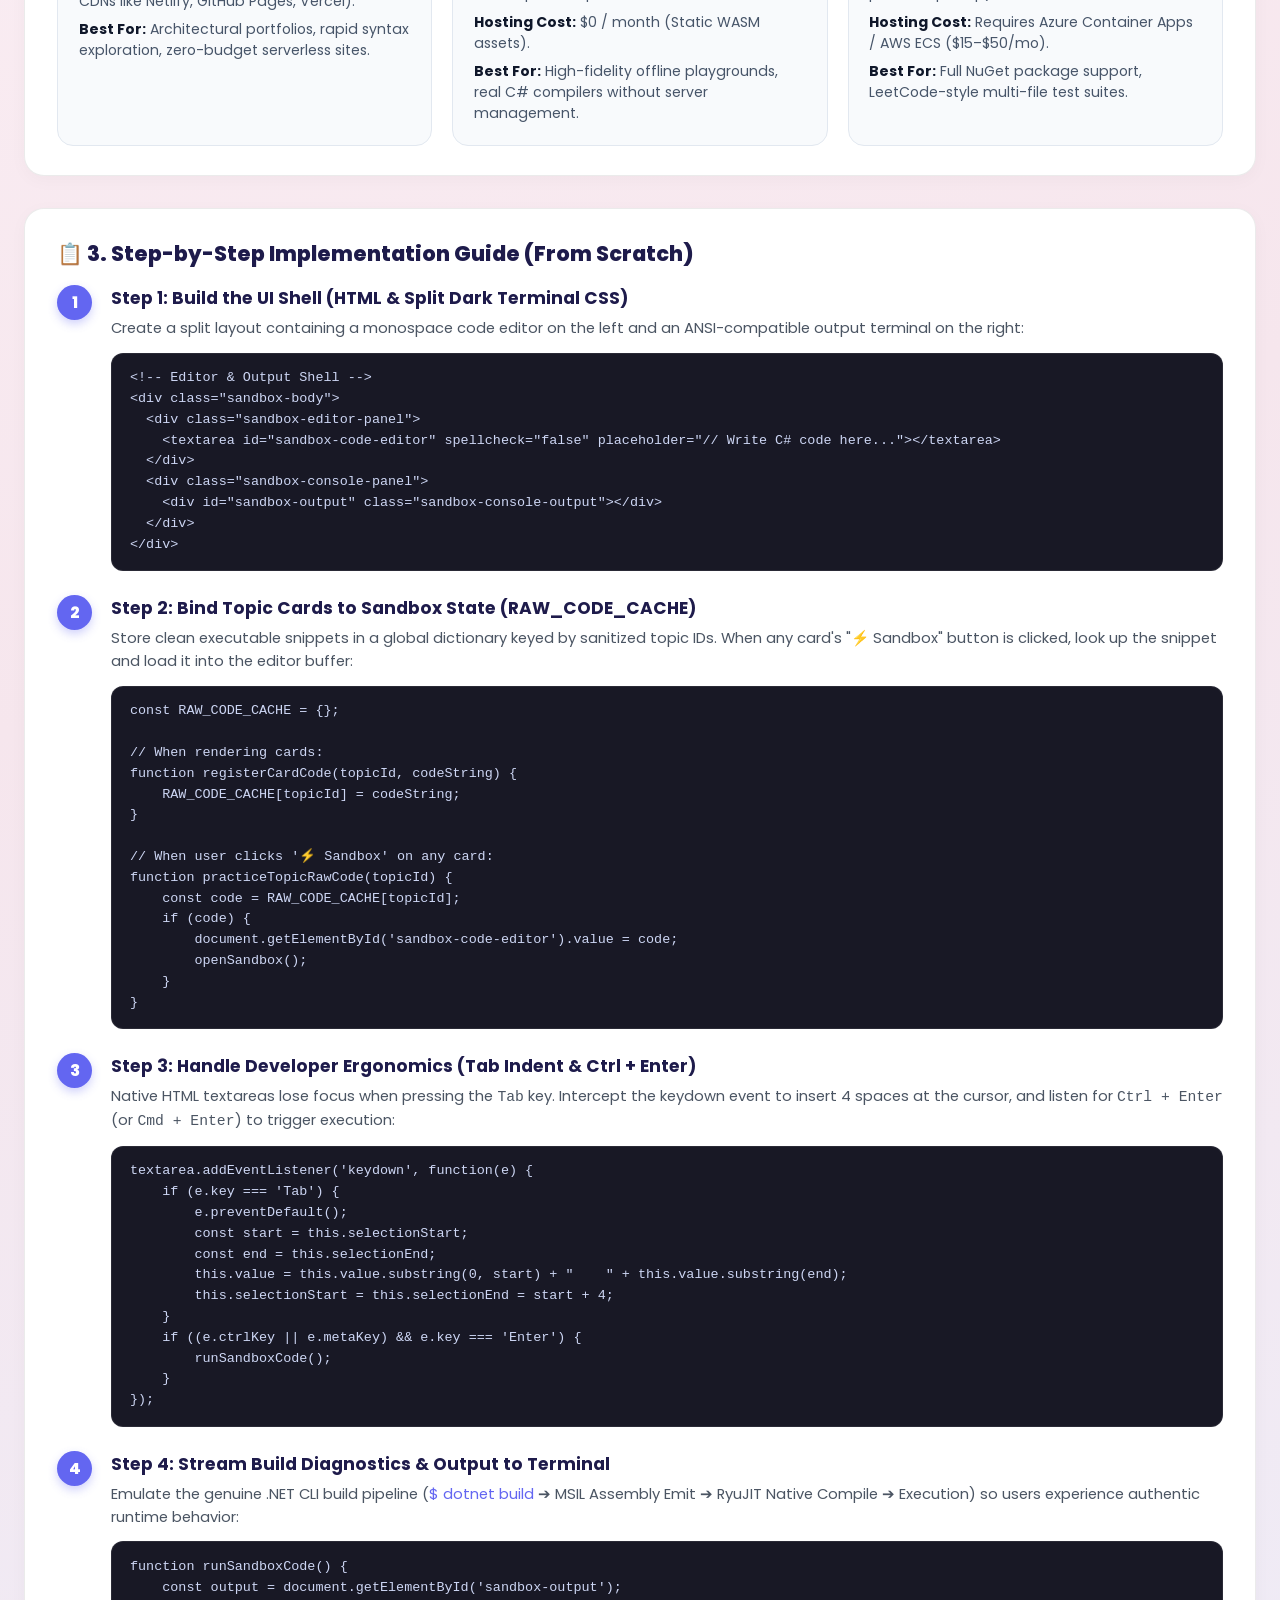
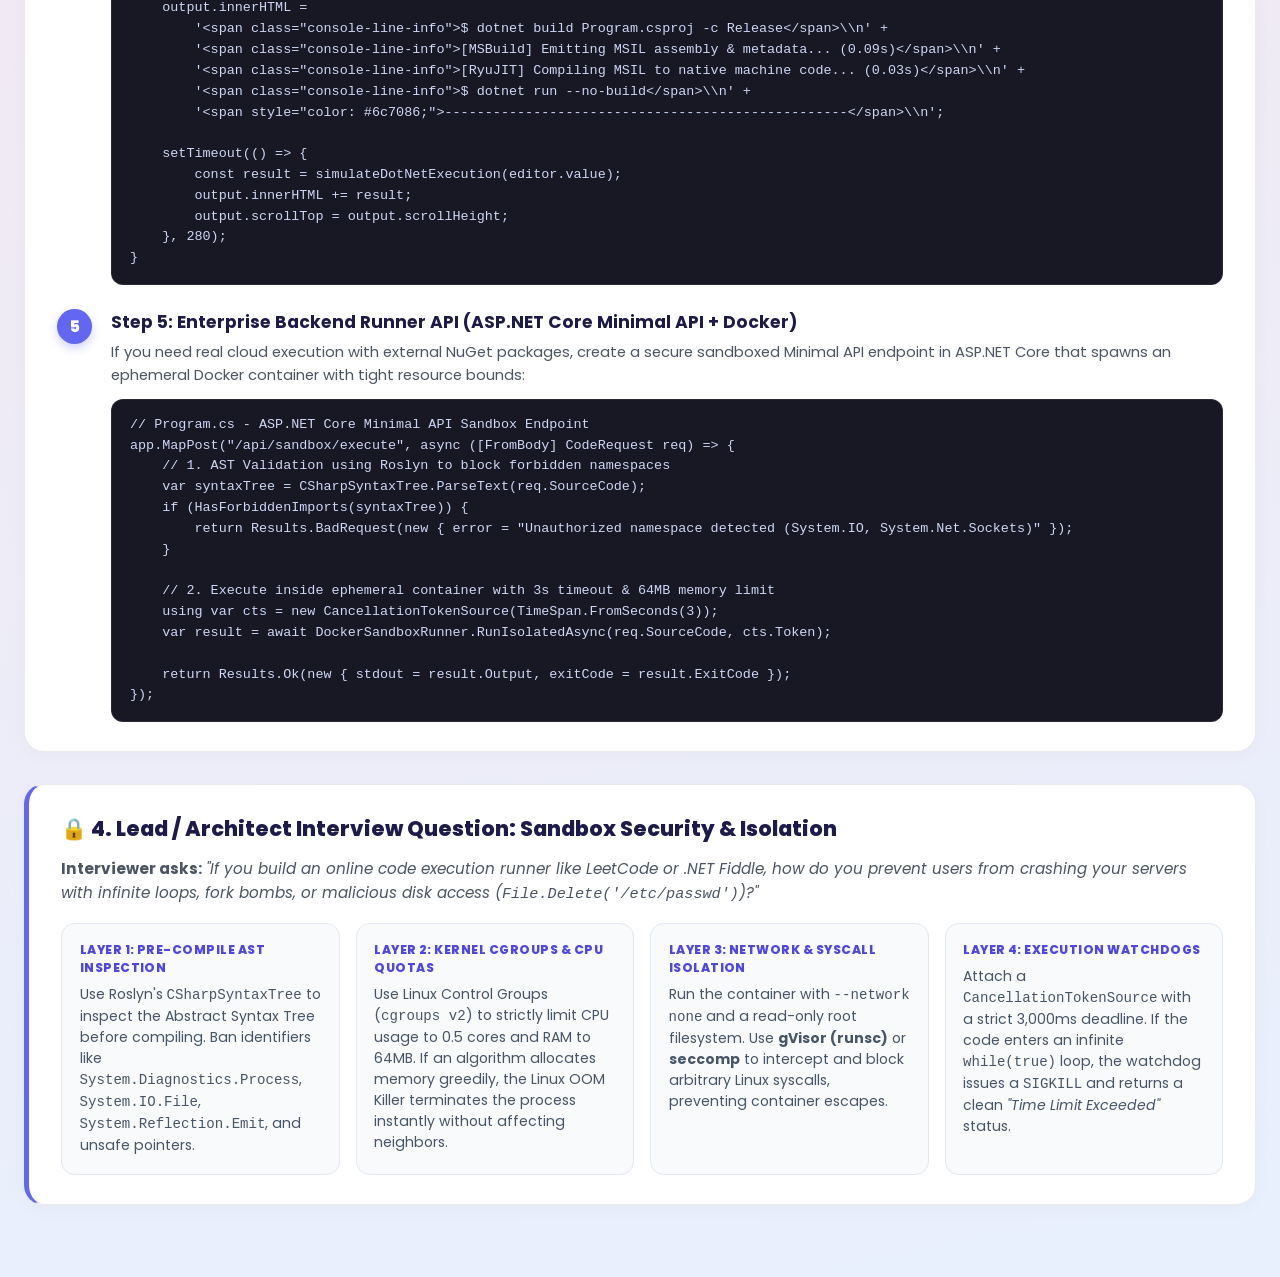
<file: sandbox-guide.html>
<!DOCTYPE html>
<html lang="en">
<head>
    <meta charset="UTF-8">
    <meta name="viewport" content="width=device-width, initial-scale=1.0">
    <title>C# / .NET Sandbox Integration & Architecture Guide | Deepthi T</title>
    <link rel="stylesheet" href="csharp-guide.css">
    <link rel="icon" href="data:image/svg+xml,<svg xmlns=%22http://www.w3.org/2000/svg%22 viewBox=%220 0 100 100%22><text y=%22.9em%22 font-size=%2290%22>⚡</text></svg>">
    <style>
        .sandbox-page-wrapper {
            max-width: 1280px;
            margin: 0 auto;
            padding: 2rem 1.5rem 5rem;
            display: flex;
            flex-direction: column;
            gap: 2rem;
        }
        .nav-link-active {
            background: #6366f1 !important;
            color: #ffffff !important;
            font-weight: 600;
        }
    </style>
</head>
<body>

    <!-- Top Navigation Bar -->
    <nav class="guide-nav">
        <div class="guide-brand">
            <a href="index.html" class="logo-link">
                <span class="logo-text">Deepthi T</span>
                <span class="logo-badge">Sandbox Guide</span>
            </a>
        </div>
        
        <div class="nav-actions">
            <div class="nav-hub-dock-wrap">
                <button type="button" class="nav-dock-arrow prev" aria-label="Scroll guides left" title="Scroll left">‹</button>
                <div class="nav-hub-dock" role="navigation" aria-label="Technical Guides">
                    <a href="csharp-guide.html" class="nav-hub-tab" title="Open C# 1 to 15 Language Guide">⚡ C# 1–15</a>
                    <a href="dotnet-guide.html" class="nav-hub-tab" title="Open .NET Architecture &amp; Ecosystem Guide">🌐 .NET</a>
                    <a href="dsa-guide.html" class="nav-hub-tab" title="Open 90-Day DSA Learning Journey">🧠 DSA</a>
                    <a href="sandbox-guide.html" class="nav-hub-tab active" aria-current="page" title="Sandbox Integration Guide &amp; Live Runner">🧪 Sandbox</a>
                    <a href="forms-auth-guide.html" class="nav-hub-tab" title="Open Forms Authentication Architecture Guide">🔐 Forms Auth</a>
                    <a href="devtools-guide.html" class="nav-hub-tab" title="Open Chrome Developer Tool Master Guide">🛠 Chrome DevTools</a>
                </div>
                <button type="button" class="nav-dock-arrow next" aria-label="Scroll guides right" title="Scroll right">›</button>
            </div>
            <button class="btn-nav-action btn-nav-sandbox" onclick="openSandbox()" title="Open Interactive Fullscreen Sandbox">
                <span>⚡ Live Sandbox</span>
            </button>
            <a href="index.html" class="btn-nav-action">← Portfolio</a>
        </div>
    </nav>
    <script>
        (function () {
            document.querySelectorAll('.nav-hub-dock-wrap').forEach(function (wrap) {
                var dock = wrap.querySelector('.nav-hub-dock');
                var prev = wrap.querySelector('.nav-dock-arrow.prev');
                var next = wrap.querySelector('.nav-dock-arrow.next');
                if (!dock || !prev || !next) return;
                function sync() {
                    var overflow = dock.scrollWidth > dock.clientWidth + 2;
                    var hasSixPlus = dock.querySelectorAll('.nav-hub-tab').length >= 6;
                    wrap.classList.toggle('is-scrollable', overflow || hasSixPlus);
                    prev.disabled = dock.scrollLeft <= 2;
                    next.disabled = dock.scrollLeft + dock.clientWidth >= dock.scrollWidth - 2;
                }
                prev.addEventListener('click', function () { dock.scrollBy({ left: -220, behavior: 'smooth' }); });
                next.addEventListener('click', function () { dock.scrollBy({ left: 220, behavior: 'smooth' }); });
                dock.addEventListener('scroll', sync, { passive: true });
                dock.addEventListener('wheel', function (e) {
                    if (dock.scrollWidth > dock.clientWidth && Math.abs(e.deltaY) > Math.abs(e.deltaX)) {
                        e.preventDefault();
                        dock.scrollLeft += e.deltaY;
                    }
                }, { passive: false });
                window.addEventListener('resize', sync);
                var active = dock.querySelector('.active, .nav-link-active');
                if (active && active.scrollIntoView) {
                    requestAnimationFrame(function () {
                        active.scrollIntoView({ inline: 'center', block: 'nearest', behavior: 'instant' });
                        sync();
                    });
                } else {
                    sync();
                }
            });
        })();
    </script>

    <!-- Main Container -->
    <main class="sandbox-page-wrapper">
        
        <!-- Hero Introduction Banner -->
        <div class="sandbox-guide-hero">
            <div class="hero-badge-row" style="display: flex; gap: 0.6rem; align-items: center; flex-wrap: wrap; margin-bottom: 0.4rem;">
                <span class="nl-badge-primary">⚡ Sandbox System Architecture</span>
                <span class="nl-category-tag">Runtime & Execution Infrastructure</span>
                <span class="nl-fullform-text">— Technical Lead Implementation Blueprint</span>
            </div>
            <h1 class="sandbox-hero-title">How To Integrate an Interactive C# / .NET Sandbox Into Your Web App</h1>
            <p class="sandbox-hero-desc">
                An interactive code sandbox bridges theoretical architecture and hands-on practice. Below is the <strong>complete architecture</strong>, <strong>live embedded runner</strong>, and <strong>step-by-step implementation guide</strong> for integrating client-side, WebAssembly, and containerized .NET code execution engines into any web application or portfolio.
            </p>
        </div>

        <!-- 1. LIVE EMBEDDED PLAYGROUND (Hands-On Experience) -->
        <div class="embedded-sandbox-card">
            <div class="embedded-sandbox-header">
                <div class="embedded-header-left">
                    <span class="embedded-header-title">⚡ Live Embedded .NET Sandbox Playground</span>
                    <span class="embedded-header-badge">Interactive In-Page Runner</span>
                </div>
                <div class="embedded-header-controls">
                    <select class="sandbox-template-select" id="embedded-template-select" onchange="onEmbeddedTemplateChange(this.value)">
                        <option value="net1">🏛 .NET 1.0: CLR Managed Code & Boxing</option>
                        <option value="net2">🏛 .NET 2.0: Generics & Iterators (yield)</option>
                        <option value="net3">🏛 .NET 3.5: Declarative LINQ & Lambdas</option>
                        <option value="net4">🏛 .NET 4.0: Task Parallel Library (TPL)</option>
                        <option value="netcore_span">⚡ .NET Core 2.1: Span&lt;T&gt; Zero-Allocation</option>
                        <option value="netcore_channels">⚡ .NET Core 3.1: High-Speed Channels Queue</option>
                        <option value="net6_minimal">🚀 .NET 6: Minimal APIs & Dynamic PGO</option>
                        <option value="net8_frozen">💎 .NET 8: FrozenDictionary & Native AOT</option>
                        <option value="net9_hybrid">🔮 .NET 9: HybridCache & Server GC DATAS</option>
                        <option value="net10_tensor">🔮 .NET 10: AI Tensor&lt;T&gt; Hardware SIMD</option>
                        <option value="net11_union" selected>🔮 .NET 11: Native Union Types & Exhaustive Switch</option>
                        <option value="forms_auth_ticket">🔐 ASP.NET Forms Auth: Ticket &amp; Cookie Issuer</option>
                        <option value="forms_auth_revocation">🔐 ASP.NET Forms Auth: Redis Revocation Blacklist</option>
                    </select>
                    <button class="btn-card-practice" onclick="openSandboxFromEmbedded()" title="Open in Fullscreen Modal">
                        <span>⛶ Fullscreen Modal</span>
                    </button>
                </div>
            </div>

            <div class="embedded-sandbox-body">
                <!-- Code Editor Side -->
                <div class="embedded-editor-panel">
                    <div class="sandbox-panel-header">
                        <span>📝 C# / .NET Source Code Editor</span>
                        <span style="font-size: 0.72rem; color: #89b4fa;">Edit freely • Tab indents 4 spaces</span>
                    </div>
                    <div class="sandbox-editor-container" style="flex: 1; min-height: 320px;">
                        <textarea class="sandbox-textarea" id="embedded-sandbox-editor" spellcheck="false"></textarea>
                    </div>
                </div>

                <!-- Terminal Output Side -->
                <div class="embedded-console-panel">
                    <div class="sandbox-panel-header">
                        <span>💻 Execution Output & Terminal Console</span>
                        <button class="btn-sandbox-action" style="padding: 0.15rem 0.5rem; font-size: 0.72rem;" onclick="clearEmbeddedSandboxOutput()">🧹 Clear</button>
                    </div>
                    <div class="sandbox-console-output" id="embedded-sandbox-output">
<span class="console-line-info">$ dotnet run Program.cs</span>
<span class="console-line-success">Ready. Click [▶ Run Code] or press Ctrl + Enter to execute in the embedded runner!</span>
                    </div>
                </div>
            </div>

            <div class="embedded-sandbox-footer">
                <div class="embedded-footer-left">
                    <button class="btn-sandbox-run" id="btn-embedded-run" onclick="runEmbeddedSandboxCode()">
                        <span>▶ Run Code</span>
                    </button>
                    <button class="btn-sandbox-action" onclick="resetEmbeddedSandboxCode()">
                        <span>↺ Reset</span>
                    </button>
                    <button class="btn-sandbox-action" onclick="copyEmbeddedSandboxCode(this)">
                        <span>📋 Copy Code</span>
                    </button>
                    <a href="https://dotnetfiddle.net/" target="_blank" class="btn-open-external" style="padding: 0.4rem 0.8rem; font-size: 0.8rem; background: #252538; border: 1px solid rgba(255,255,255,0.15); border-radius: 0.6rem; color: #89b4fa; text-decoration: none;">
                        <span>🌐 .NET Fiddle ↗</span>
                    </a>
                </div>
                <div>
                    <span class="sandbox-status-text" id="embedded-sandbox-status">⚡ Status: Ready (Press Ctrl + Enter to Run)</span>
                </div>
            </div>
        </div>

        <!-- 2. ARCHITECTURAL BLUEPRINT & FLOW -->
        <div class="sandbox-section-card">
            <h3 class="sandbox-section-title">🏛️ 1. High-Level Architecture & End-to-End Data Flow</h3>
            <p style="color: #4b5563; font-size: 0.95rem; line-height: 1.6; margin-bottom: 1.2rem;">
                When a user clicks <strong>"⚡ Sandbox"</strong> on any .NET or C# card on this site, or types and runs code in the editor, here is the exact 5-stage architectural pipeline:
            </p>

            <!-- Visual Flow Box -->
            <div class="sandbox-flow-diagram">
                <div class="flow-stage">
                    <div class="flow-stage-box">
                        <strong>1. Card Trigger</strong>
                        <span>Topic Card Button</span>
                        <code>practiceTopicRawCode(id)</code>
                    </div>
                    <div class="flow-arrow">➔</div>
                    <div class="flow-stage-box">
                        <strong>2. Cache Lookup</strong>
                        <span>RAW_CODE_CACHE[id]</span>
                        <code>O(1) Memory Fetch</code>
                    </div>
                    <div class="flow-arrow">➔</div>
                    <div class="flow-stage-box">
                        <strong>3. Buffer Load</strong>
                        <span>Source Code Editor</span>
                        <code>editor.value = snippet</code>
                    </div>
                    <div class="flow-arrow">➔</div>
                    <div class="flow-stage-box">
                        <strong>4. Engine Execution</strong>
                        <span>Sim / WASM / Docker API</span>
                        <code>Roslyn & RyuJIT Pipeline</code>
                    </div>
                    <div class="flow-arrow">➔</div>
                    <div class="flow-stage-box highlight">
                        <strong>5. Terminal Console</strong>
                        <span>Terminal Output Stream</span>
                        <code>$ dotnet run Output</code>
                    </div>
                </div>
            </div>
        </div>

        <!-- 3. THE 3 CORE INTEGRATION APPROACHES -->
        <div class="sandbox-section-card">
            <h3 class="sandbox-section-title">⚙️ 2. The 3 Core Execution Models (Trade-offs & Comparison)</h3>
            <div class="arch-models-grid">
                <div class="arch-model-card">
                    <div>
                        <span class="arch-model-tag tag-green">Client-Side Micro-Runner (Used Here)</span>
                        <h4 class="arch-model-title">Model A: In-Browser Simulated Engine</h4>
                    </div>
                    <ul class="arch-model-list">
                        <li><strong>How it Works:</strong> Pure JavaScript parses <code>Console.WriteLine</code>, simulates MSIL Roslyn compile output, and renders terminal logs.</li>
                        <li><strong>Latency:</strong> &lt; 15ms (Instantaneous feedback).</li>
                        <li><strong>Hosting Cost:</strong> $0 / month (Runs on static CDNs like Netlify, GitHub Pages, Vercel).</li>
                        <li><strong>Best For:</strong> Architectural portfolios, rapid syntax exploration, zero-budget serverless sites.</li>
                    </ul>
                </div>

                <div class="arch-model-card">
                    <div>
                        <span class="arch-model-tag tag-blue">WebAssembly (WASM)</span>
                        <h4 class="arch-model-title">Model B: Blazor / Roslyn In-Browser WASM</h4>
                    </div>
                    <ul class="arch-model-list">
                        <li><strong>How it Works:</strong> Downloads the official <code>dotnet.wasm</code> runtime and Roslyn compiler directly into the browser. Real C# executes on the client's CPU!</li>
                        <li><strong>Latency:</strong> Cold boot download (~12MB), then ~80ms per compile.</li>
                        <li><strong>Hosting Cost:</strong> $0 / month (Static WASM assets).</li>
                        <li><strong>Best For:</strong> High-fidelity offline playgrounds, real C# compilers without server management.</li>
                    </ul>
                </div>

                <div class="arch-model-card">
                    <div>
                        <span class="arch-model-tag tag-purple">Enterprise Cloud Sandbox</span>
                        <h4 class="arch-model-title">Model C: Docker / gVisor Microservice API</h4>
                    </div>
                    <ul class="arch-model-list">
                        <li><strong>How it Works:</strong> ASP.NET Core Web API dispatches code to ephemeral Linux containers with <code>cgroups</code> (64MB RAM limit, 3s execution timeout, no network).</li>
                        <li><strong>Latency:</strong> ~400ms – 1.2s (Network round-trip + process spin-up).</li>
                        <li><strong>Hosting Cost:</strong> Requires Azure Container Apps / AWS ECS ($15–$50/mo).</li>
                        <li><strong>Best For:</strong> Full NuGet package support, LeetCode-style multi-file test suites.</li>
                    </ul>
                </div>
            </div>
        </div>

        <!-- 4. STEP-BY-STEP IMPLEMENTATION GUIDE -->
        <div class="sandbox-section-card">
            <h3 class="sandbox-section-title">📋 3. Step-by-Step Implementation Guide (From Scratch)</h3>
            <div class="steps-vertical-list">
                
                <!-- Step 1 -->
                <div class="step-item">
                    <div class="step-num-circle">1</div>
                    <div class="step-content">
                        <h4 class="step-heading">Step 1: Build the UI Shell (HTML & Split Dark Terminal CSS)</h4>
                        <p class="step-desc">Create a split layout containing a monospace code editor on the left and an ANSI-compatible output terminal on the right:</p>
                        <div class="step-code-box">
                            <pre><code>&lt;!-- Editor & Output Shell --&gt;
&lt;div class="sandbox-body"&gt;
  &lt;div class="sandbox-editor-panel"&gt;
    &lt;textarea id="sandbox-code-editor" spellcheck="false" placeholder="// Write C# code here..."&gt;&lt;/textarea&gt;
  &lt;/div&gt;
  &lt;div class="sandbox-console-panel"&gt;
    &lt;div id="sandbox-output" class="sandbox-console-output"&gt;&lt;/div&gt;
  &lt;/div&gt;
&lt;/div&gt;</code></pre>
                        </div>
                    </div>
                </div>

                <!-- Step 2 -->
                <div class="step-item">
                    <div class="step-num-circle">2</div>
                    <div class="step-content">
                        <h4 class="step-heading">Step 2: Bind Topic Cards to Sandbox State (RAW_CODE_CACHE)</h4>
                        <p class="step-desc">Store clean executable snippets in a global dictionary keyed by sanitized topic IDs. When any card's "⚡ Sandbox" button is clicked, look up the snippet and load it into the editor buffer:</p>
                        <div class="step-code-box">
                            <pre><code>const RAW_CODE_CACHE = {};

// When rendering cards:
function registerCardCode(topicId, codeString) {
    RAW_CODE_CACHE[topicId] = codeString;
}

// When user clicks '⚡ Sandbox' on any card:
function practiceTopicRawCode(topicId) {
    const code = RAW_CODE_CACHE[topicId];
    if (code) {
        document.getElementById('sandbox-code-editor').value = code;
        openSandbox();
    }
}</code></pre>
                        </div>
                    </div>
                </div>

                <!-- Step 3 -->
                <div class="step-item">
                    <div class="step-num-circle">3</div>
                    <div class="step-content">
                        <h4 class="step-heading">Step 3: Handle Developer Ergonomics (Tab Indent & Ctrl + Enter)</h4>
                        <p class="step-desc">Native HTML textareas lose focus when pressing the <kbd>Tab</kbd> key. Intercept the keydown event to insert 4 spaces at the cursor, and listen for <kbd>Ctrl + Enter</kbd> (or <kbd>Cmd + Enter</kbd>) to trigger execution:</p>
                        <div class="step-code-box">
                            <pre><code>textarea.addEventListener('keydown', function(e) {
    if (e.key === 'Tab') {
        e.preventDefault();
        const start = this.selectionStart;
        const end = this.selectionEnd;
        this.value = this.value.substring(0, start) + "    " + this.value.substring(end);
        this.selectionStart = this.selectionEnd = start + 4;
    }
    if ((e.ctrlKey || e.metaKey) && e.key === 'Enter') {
        runSandboxCode();
    }
});</code></pre>
                        </div>
                    </div>
                </div>

                <!-- Step 4 -->
                <div class="step-item">
                    <div class="step-num-circle">4</div>
                    <div class="step-content">
                        <h4 class="step-heading">Step 4: Stream Build Diagnostics & Output to Terminal</h4>
                        <p class="step-desc">Emulate the genuine .NET CLI build pipeline (<span style="color: #6366f1;">$ dotnet build</span> ➔ MSIL Assembly Emit ➔ RyuJIT Native Compile ➔ Execution) so users experience authentic runtime behavior:</p>
                        <div class="step-code-box">
                            <pre><code>function runSandboxCode() {
    const output = document.getElementById('sandbox-output');
    output.innerHTML = 
        '&lt;span class="console-line-info"&gt;$ dotnet build Program.csproj -c Release&lt;/span&gt;\\n' +
        '&lt;span class="console-line-info"&gt;[MSBuild] Emitting MSIL assembly & metadata... (0.09s)&lt;/span&gt;\\n' +
        '&lt;span class="console-line-info"&gt;[RyuJIT] Compiling MSIL to native machine code... (0.03s)&lt;/span&gt;\\n' +
        '&lt;span class="console-line-info"&gt;$ dotnet run --no-build&lt;/span&gt;\\n' +
        '&lt;span style="color: #6c7086;"&gt;--------------------------------------------------&lt;/span&gt;\\n';
    
    setTimeout(() => {
        const result = simulateDotNetExecution(editor.value);
        output.innerHTML += result;
        output.scrollTop = output.scrollHeight;
    }, 280);
}</code></pre>
                        </div>
                    </div>
                </div>

                <!-- Step 5 -->
                <div class="step-item">
                    <div class="step-num-circle">5</div>
                    <div class="step-content">
                        <h4 class="step-heading">Step 5: Enterprise Backend Runner API (ASP.NET Core Minimal API + Docker)</h4>
                        <p class="step-desc">If you need real cloud execution with external NuGet packages, create a secure sandboxed Minimal API endpoint in ASP.NET Core that spawns an ephemeral Docker container with tight resource bounds:</p>
                        <div class="step-code-box">
                            <pre><code>// Program.cs - ASP.NET Core Minimal API Sandbox Endpoint
app.MapPost("/api/sandbox/execute", async ([FromBody] CodeRequest req) => {
    // 1. AST Validation using Roslyn to block forbidden namespaces
    var syntaxTree = CSharpSyntaxTree.ParseText(req.SourceCode);
    if (HasForbiddenImports(syntaxTree)) {
        return Results.BadRequest(new { error = "Unauthorized namespace detected (System.IO, System.Net.Sockets)" });
    }

    // 2. Execute inside ephemeral container with 3s timeout & 64MB memory limit
    using var cts = new CancellationTokenSource(TimeSpan.FromSeconds(3));
    var result = await DockerSandboxRunner.RunIsolatedAsync(req.SourceCode, cts.Token);
    
    return Results.Ok(new { stdout = result.Output, exitCode = result.ExitCode });
});</code></pre>
                        </div>
                    </div>
                </div>

            </div>
        </div>

        <!-- 5. ARCHITECTURAL INTERVIEW & SECURITY DEEP DIVE -->
        <div class="sandbox-section-card" style="border-left: 5px solid #6366f1;">
            <h3 class="sandbox-section-title">🔒 4. Lead / Architect Interview Question: Sandbox Security & Isolation</h3>
            <p style="color: #4b5563; font-size: 0.95rem; line-height: 1.6; margin-bottom: 1rem;">
                <strong>Interviewer asks:</strong> <em>"If you build an online code execution runner like LeetCode or .NET Fiddle, how do you prevent users from crashing your servers with infinite loops, fork bombs, or malicious disk access (<code>File.Delete('/etc/passwd')</code>)?"</em>
            </p>
            <div class="security-defense-grid">
                <div class="sec-defense-card">
                    <div class="sec-badge">Layer 1: Pre-Compile AST Inspection</div>
                    <p>Use Roslyn's <code>CSharpSyntaxTree</code> to inspect the Abstract Syntax Tree before compiling. Ban identifiers like <code>System.Diagnostics.Process</code>, <code>System.IO.File</code>, <code>System.Reflection.Emit</code>, and unsafe pointers.</p>
                </div>
                <div class="sec-defense-card">
                    <div class="sec-badge">Layer 2: Kernel cgroups & CPU Quotas</div>
                    <p>Use Linux Control Groups (<code>cgroups v2</code>) to strictly limit CPU usage to 0.5 cores and RAM to 64MB. If an algorithm allocates memory greedily, the Linux OOM Killer terminates the process instantly without affecting neighbors.</p>
                </div>
                <div class="sec-defense-card">
                    <div class="sec-badge">Layer 3: Network & Syscall Isolation</div>
                    <p>Run the container with <code>--network none</code> and a read-only root filesystem. Use <strong>gVisor (runsc)</strong> or <strong>seccomp</strong> to intercept and block arbitrary Linux syscalls, preventing container escapes.</p>
                </div>
                <div class="sec-defense-card">
                    <div class="sec-badge">Layer 4: Execution Watchdogs</div>
                    <p>Attach a <code>CancellationTokenSource</code> with a strict 3,000ms deadline. If the code enters an infinite <code>while(true)</code> loop, the watchdog issues a <code>SIGKILL</code> and returns a clean <em>"Time Limit Exceeded"</em> status.</p>
                </div>
            </div>
        </div>

    </main>

    <!-- Interactive Live Sandbox Modal (Reusable) -->
    <div class="sandbox-overlay" id="sandbox-overlay" onclick="handleSandboxOverlayClick(event)">
        <div class="sandbox-modal" id="sandbox-modal">
            
            <div class="sandbox-header">
                <div class="sandbox-header-left">
                    <span class="sandbox-title">⚡ .NET Architecture Live Sandbox</span>
                    <span class="sandbox-badge">CoreCLR & ASP.NET Runner</span>
                </div>
                <div class="sandbox-header-controls">
                    <select class="sandbox-template-select" id="sandbox-template-select" onchange="onModalTemplateChange(this.value)">
                        <option value="custom">-- Choose Architecture Template --</option>
                        <option value="net1">🏛 .NET 1.0: CLR Managed Code & Boxing</option>
                        <option value="net2">🏛 .NET 2.0: Generics & Iterators (yield)</option>
                        <option value="net3">🏛 .NET 3.5: Declarative LINQ & Lambdas</option>
                        <option value="net4">🏛 .NET 4.0: Task Parallel Library (TPL)</option>
                        <option value="netcore_span">⚡ .NET Core 2.1: Span&lt;T&gt; Zero-Allocation Slicing</option>
                        <option value="netcore_channels">⚡ .NET Core 3.1: High-Speed Channels Queue</option>
                        <option value="net6_minimal">🚀 .NET 6: Minimal APIs & Dynamic PGO</option>
                        <option value="net8_frozen">💎 .NET 8: FrozenDictionary & Native AOT</option>
                        <option value="net9_hybrid">🔮 .NET 9: HybridCache & Server GC DATAS</option>
                        <option value="net10_tensor">🔮 .NET 10: AI Tensor&lt;T&gt; Hardware SIMD</option>
                        <option value="net11_union">🔮 .NET 11: Native Union Types & Exhaustive Switch</option>
                        <option value="forms_auth_ticket">🔐 ASP.NET Forms Auth: Ticket &amp; Cookie Issuer</option>
                        <option value="forms_auth_revocation">🔐 ASP.NET Forms Auth: Redis Revocation Blacklist</option>
                    </select>
                    <a href="https://dotnetfiddle.net/" target="_blank" class="btn-open-external" title="Open full Roslyn & .NET compiler in .NET Fiddle">
                        <span>🌐 .NET Fiddle ↗</span>
                    </a>
                    <button class="btn-close-sandbox" onclick="closeSandbox()" title="Close Sandbox (Esc)">✕</button>
                </div>
            </div>

            <div class="sandbox-body">
                <div class="sandbox-editor-panel">
                    <div class="sandbox-panel-header">
                        <span>📝 C# / .NET Source Code Editor</span>
                        <span style="font-size: 0.72rem; color: #6c7086;">Auto-indents & Tab support</span>
                    </div>
                    <div class="sandbox-editor-container">
                        <textarea class="sandbox-textarea" id="sandbox-code-editor" spellcheck="false" placeholder="// Write C# code here..."></textarea>
                    </div>
                </div>

                <div class="sandbox-console-panel">
                    <div class="sandbox-panel-header">
                        <span>💻 Execution Output & Terminal Console</span>
                        <button class="btn-sandbox-action" style="padding: 0.15rem 0.6rem; font-size: 0.72rem;" onclick="clearModalSandboxOutput()">🧹 Clear Console</button>
                    </div>
                    <div class="sandbox-console-output" id="sandbox-output">
<span class="console-line-info">$ dotnet run Program.cs</span>
<span class="console-line-success">Ready. Click [▶ Run Code] to execute your .NET code!</span>
                    </div>
                </div>
            </div>

            <div class="sandbox-footer">
                <div class="sandbox-footer-left">
                    <button class="btn-sandbox-run" id="btn-run-code" onclick="runModalSandboxCode()">
                        <span>▶ Run Code</span>
                    </button>
                    <button class="btn-sandbox-action" onclick="resetModalSandboxCode()">
                        <span>↺ Reset</span>
                    </button>
                    <button class="btn-sandbox-action" onclick="copyModalSandboxCode()">
                        <span>📋 Copy Code</span>
                    </button>
                </div>
                <div>
                    <span class="sandbox-status-text" id="sandbox-status">⚡ Status: Ready (Press Ctrl + Enter to Run)</span>
                </div>
            </div>

        </div>
    </div>

    <!-- Scripts -->
    <script src="sandbox-guide.js"></script>
</body>
</html>
</file>
<file: csharp-guide.css>
@import url("https://fonts.googleapis.com/css2?family=Poppins:wght@300;400;500;600;700&display=swap");

* {
    margin: 0;
    padding: 0;
    box-sizing: border-box;
}

html {
    scroll-behavior: smooth;
}

body {
    font-family: "Poppins", sans-serif;
    background: radial-gradient(circle at 0% 0%, #fff7fb 0%, #f6e6ed 50%, #e8f0fe 100%);
    color: #2d1c24;
    min-height: 100vh;
    display: flex;
    flex-direction: column;
    overflow-x: hidden;
    position: relative;
}

/* Background glowing blobs */
body::before {
    content: '';
    position: fixed;
    width: 500px;
    height: 500px;
    background: radial-gradient(circle, rgba(167, 114, 125, 0.22) 0%, rgba(167, 114, 125, 0) 70%);
    top: 5%;
    left: -150px;
    border-radius: 50%;
    filter: blur(80px);
    z-index: -1;
    pointer-events: none;
}

body::after {
    content: '';
    position: fixed;
    width: 550px;
    height: 550px;
    background: radial-gradient(circle, rgba(99, 102, 241, 0.16) 0%, rgba(99, 102, 241, 0) 70%);
    bottom: 10%;
    right: -180px;
    border-radius: 50%;
    filter: blur(90px);
    z-index: -1;
    pointer-events: none;
}

/* Glassmorphic Navbar */
.guide-nav {
    background: rgba(255, 255, 255, 0.72);
    backdrop-filter: blur(20px) saturate(180%);
    -webkit-backdrop-filter: blur(20px) saturate(180%);
    border-bottom: 1px solid rgba(99, 102, 241, 0.16);
    box-shadow: 0 4px 24px rgba(30, 27, 75, 0.05);
    min-height: 68px;
    height: auto;
    width: 100%;
    position: sticky;
    top: 0;
    z-index: 1100;
    display: flex;
    justify-content: space-between;
    align-items: center;
    gap: 1rem;
    padding: 0.55rem 2rem;
}

.guide-brand {
    display: flex;
    align-items: center;
    gap: 0.75rem;
    flex-shrink: 0;
    min-width: max-content;
}

.logo-link {
    text-decoration: none;
    display: inline-flex;
    align-items: center;
    gap: 0.65rem;
    flex-shrink: 0;
    white-space: nowrap;
}

.logo-text {
    font-size: 1.5rem;
    font-weight: 700;
    white-space: nowrap;
    flex-shrink: 0;
    line-height: 1.1;
    background: linear-gradient(135deg, #A7727D 0%, #6366f1 100%);
    -webkit-background-clip: text;
    -webkit-text-fill-color: transparent;
}

.logo-badge {
    font-size: 0.72rem;
    font-weight: 600;
    white-space: nowrap;
    flex-shrink: 0;
    background: linear-gradient(135deg, rgba(167, 114, 125, 0.14), rgba(99, 102, 241, 0.14));
    color: #4f46e5;
    padding: 0.22rem 0.65rem;
    border-radius: 999px;
    border: 1px solid rgba(99, 102, 241, 0.25);
}

.nav-actions {
    display: flex;
    align-items: center;
    justify-content: flex-end;
    gap: 0.55rem;
    flex-wrap: nowrap;
    flex: 1;
    min-width: 0;
}

/* Scrollable Pill Dock Wrapper + Subtle Arrow Buttons */
.nav-hub-dock-wrap {
    display: inline-flex;
    align-items: center;
    gap: 0.28rem;
    min-width: 0;
    max-width: 100%;
    position: relative;
}

.nav-dock-arrow {
    width: 28px;
    height: 28px;
    border-radius: 50%;
    border: 1px solid rgba(99, 102, 241, 0.28);
    background: rgba(255, 255, 255, 0.92);
    color: #4338ca;
    font-size: 1rem;
    font-weight: 800;
    line-height: 1;
    display: none;
    align-items: center;
    justify-content: center;
    cursor: pointer;
    flex-shrink: 0;
    box-shadow: 0 2px 8px rgba(99, 102, 241, 0.14);
    transition: all 0.2s ease;
    padding: 0;
}

.nav-hub-dock-wrap.is-scrollable .nav-dock-arrow {
    display: inline-flex;
}

.nav-dock-arrow:hover:not(:disabled) {
    background: linear-gradient(135deg, #4f46e5 0%, #6366f1 100%);
    color: #ffffff;
    border-color: transparent;
    transform: scale(1.06);
}

.nav-dock-arrow:disabled {
    opacity: 0.3;
    cursor: default;
    box-shadow: none;
}

/* Unified Segmented Dock for Learning Guides (.NET / C# / Sandbox / Forms Auth / Cookie Auth / Chrome DevTools) */
.nav-hub-dock {
    display: inline-flex;
    align-items: center;
    gap: 0.25rem;
    padding: 0.28rem;
    border-radius: 999px;
    background: rgba(248, 250, 252, 0.9);
    border: 1px solid rgba(99, 102, 241, 0.22);
    box-shadow: inset 0 1px 2px rgba(15, 23, 42, 0.04), 0 4px 14px rgba(99, 102, 241, 0.07);
    overflow-x: auto;
    overflow-y: hidden;
    scroll-behavior: smooth;
    scrollbar-width: none;
    -ms-overflow-style: none;
    max-width: 100%;
    min-width: 0;
}

.nav-hub-dock::-webkit-scrollbar {
    display: none;
}

.nav-hub-tab {
    display: inline-flex;
    align-items: center;
    gap: 0.38rem;
    padding: 0.42rem 0.85rem;
    border-radius: 999px;
    color: #334155;
    text-decoration: none;
    font-size: 0.81rem;
    font-weight: 600;
    white-space: nowrap;
    flex-shrink: 0;
    transition: all 0.2s cubic-bezier(0.4, 0, 0.2, 1);
    border: 1px solid transparent;
}

.nav-hub-tab:hover {
    background: rgba(99, 102, 241, 0.1);
    color: #4338ca;
}

.nav-hub-tab.active,
.nav-hub-tab.nav-link-active {
    background: linear-gradient(135deg, #4f46e5 0%, #6366f1 60%, #A7727D 100%) !important;
    color: #ffffff !important;
    box-shadow: 0 3px 12px rgba(99, 102, 241, 0.32);
}

.btn-back {
    display: inline-flex;
    align-items: center;
    gap: 0.45rem;
    padding: 0.45rem 1rem;
    border-radius: 999px;
    background: rgba(255, 255, 255, 0.75);
    border: 1px solid rgba(167, 114, 125, 0.3);
    color: #2d1c24;
    text-decoration: none;
    font-size: 0.82rem;
    font-weight: 600;
    white-space: nowrap;
    flex-shrink: 0;
    transition: all 0.25s ease;
}

.btn-back:hover {
    background: linear-gradient(135deg, #A7727D 0%, #6366f1 100%);
    color: #ffffff;
    transform: translateY(-1px);
    box-shadow: 0 4px 12px rgba(99, 102, 241, 0.25);
    border-color: transparent;
}

.mobile-sidebar-toggle {
    display: none;
    background: rgba(255, 255, 255, 0.75);
    border: 1px solid rgba(167, 114, 125, 0.3);
    padding: 0.45rem 0.85rem;
    border-radius: 0.8rem;
    font-size: 0.85rem;
    font-weight: 600;
    color: #2d1c24;
    white-space: nowrap;
    flex-shrink: 0;
    cursor: pointer;
}

/* Nav Sidebar Toggle & Sandbox Button */
.btn-nav-action {
    display: inline-flex;
    align-items: center;
    gap: 0.4rem;
    padding: 0.44rem 0.9rem;
    border-radius: 999px;
    background: rgba(255, 255, 255, 0.8);
    border: 1px solid rgba(167, 114, 125, 0.28);
    color: #2d1c24;
    text-decoration: none;
    font-size: 0.81rem;
    font-weight: 600;
    white-space: nowrap;
    flex-shrink: 0;
    cursor: pointer;
    transition: all 0.22s ease;
}

.btn-nav-action:hover {
    background: linear-gradient(135deg, #A7727D 0%, #6366f1 100%);
    color: #ffffff;
    border-color: transparent;
    transform: translateY(-1px);
    box-shadow: 0 4px 12px rgba(99, 102, 241, 0.22);
}

.btn-nav-sandbox {
    background: linear-gradient(135deg, #6366f1 0%, #8b5cf6 100%);
    color: #ffffff;
    border-color: transparent;
    box-shadow: 0 3px 12px rgba(99, 102, 241, 0.28);
}

.btn-nav-sandbox:hover {
    transform: translateY(-1px);
    box-shadow: 0 5px 16px rgba(99, 102, 241, 0.42);
    background: linear-gradient(135deg, #4f46e5 0%, #7c3aed 100%);
}

@media screen and (max-width: 1280px) {
    .logo-badge {
        display: none;
    }
    .guide-nav {
        padding: 0.5rem 1.25rem;
    }
}

@media screen and (max-width: 1024px) {
    .guide-nav {
        flex-wrap: wrap;
        gap: 0.55rem;
        padding: 0.6rem 1rem;
    }
    .nav-actions {
        width: 100%;
        justify-content: flex-start;
        overflow-x: auto;
        padding-bottom: 0.2rem;
        scrollbar-width: none;
    }
    .nav-actions::-webkit-scrollbar {
        display: none;
    }
}

/* Master Layout (LHS Ribbon + RHS Content) */
.master-layout {
    display: flex;
    flex: 1;
    padding: 1.5rem 3rem 3rem 3rem;
    gap: 2rem;
    max-width: 1800px;
    margin: 0 auto;
    width: 100%;
    transition: all 0.35s cubic-bezier(0.165, 0.84, 0.44, 1);
    position: relative;
}

/* Collapsible Sidebar State */
.master-layout.sidebar-collapsed .lhs-ribbon {
    display: none;
}

.master-layout.sidebar-collapsed .rhs-container {
    max-width: 100%;
}

.btn-floating-sidebar-toggle {
    position: fixed;
    bottom: 2rem;
    left: 2rem;
    padding: 0.75rem 1.4rem;
    border-radius: 2rem;
    background: linear-gradient(135deg, #A7727D 0%, #6366f1 100%);
    color: #ffffff;
    border: none;
    box-shadow: 0 6px 20px rgba(99, 102, 241, 0.35);
    font-family: 'Poppins', sans-serif;
    font-size: 0.9rem;
    font-weight: 600;
    cursor: pointer;
    display: none;
    align-items: center;
    gap: 0.5rem;
    z-index: 1050;
    transition: all 0.3s cubic-bezier(0.175, 0.885, 0.32, 1.275);
}

.master-layout.sidebar-collapsed ~ .btn-floating-sidebar-toggle,
.master-layout.sidebar-collapsed + .btn-floating-sidebar-toggle {
    display: inline-flex;
}

.btn-floating-sidebar-toggle:hover {
    transform: translateY(-3px) scale(1.04);
    box-shadow: 0 10px 25px rgba(99, 102, 241, 0.45);
}

/* =========================================
   LHS RIBBON (SIDEBAR) STYLES
   ========================================= */
.lhs-ribbon {
    width: 370px;
    min-width: 340px;
    max-width: 400px;
    background: rgba(255, 255, 255, 0.85);
    backdrop-filter: blur(20px);
    -webkit-backdrop-filter: blur(20px);
    border: 1px solid rgba(167, 114, 125, 0.3);
    border-radius: 1.6rem;
    padding: 1.4rem;
    box-shadow: 0 10px 35px 0 rgba(167, 114, 125, 0.08);
    position: sticky;
    top: calc(10vh + 15px);
    height: calc(90vh - 35px);
    display: flex;
    flex-direction: column;
    gap: 0.9rem;
    z-index: 100;
}

.lhs-header {
    display: flex;
    flex-direction: column;
    gap: 0.75rem;
    border-bottom: 1px dashed rgba(167, 114, 125, 0.3);
    padding-bottom: 0.9rem;
}

.lhs-title-row {
    display: flex;
    justify-content: space-between;
    align-items: center;
}

.lhs-title {
    font-size: 1.15rem;
    font-weight: 700;
    color: #1a1016;
    display: flex;
    align-items: center;
    gap: 0.4rem;
}

.lhs-header-actions {
    display: flex;
    gap: 0.4rem;
}

.btn-lhs-expand-toggle {
    background: rgba(99, 102, 241, 0.1);
    border: 1px solid rgba(99, 102, 241, 0.25);
    color: #6366f1;
    font-size: 0.75rem;
    font-weight: 600;
    padding: 0.25rem 0.6rem;
    border-radius: 0.8rem;
    cursor: pointer;
    transition: all 0.2s ease;
}

.btn-lhs-expand-toggle:hover {
    background: #6366f1;
    color: #ffffff;
}

.lhs-search-wrapper {
    position: relative;
    width: 100%;
}

.lhs-search-input {
    width: 100%;
    padding: 0.65rem 1rem 0.65rem 2.2rem;
    border-radius: 1.5rem;
    border: 1px solid rgba(167, 114, 125, 0.3);
    background: #ffffff;
    font-family: 'Poppins', sans-serif;
    font-size: 0.85rem;
    color: #1a1016;
    outline: none;
    transition: all 0.3s ease;
}

.lhs-search-input:focus {
    border-color: #6366f1;
    background: #ffffff;
    box-shadow: 0 0 0 3px rgba(99, 102, 241, 0.18);
}

.lhs-search-icon {
    position: absolute;
    left: 0.8rem;
    top: 50%;
    transform: translateY(-50%);
    font-size: 0.9rem;
    color: #A7727D;
    pointer-events: none;
}

.lhs-all-btn {
    width: 100%;
    padding: 0.65rem 1rem;
    border-radius: 1rem;
    border: 1px solid rgba(99, 102, 241, 0.35);
    background: #ffffff;
    color: #1a1016;
    font-family: 'Poppins', sans-serif;
    font-size: 0.88rem;
    font-weight: 700;
    cursor: pointer;
    display: flex;
    justify-content: space-between;
    align-items: center;
    transition: all 0.25s ease;
    box-shadow: 0 2px 8px rgba(0, 0, 0, 0.03);
}

.lhs-all-btn:hover {
    background: rgba(99, 102, 241, 0.12);
    color: #6366f1;
    border-color: #6366f1;
}

.lhs-all-btn.active {
    background: linear-gradient(135deg, #A7727D 0%, #6366f1 100%);
    color: #ffffff;
    border-color: transparent;
    box-shadow: 0 4px 15px rgba(99, 102, 241, 0.25);
}

/* LHS Tree Scroll Area */
.lhs-tree-container {
    flex: 1;
    overflow-y: auto;
    padding-right: 0.35rem;
    display: flex;
    flex-direction: column;
    gap: 0.6rem;
}

/* Custom Scrollbar for LHS */
.lhs-tree-container::-webkit-scrollbar {
    width: 6px;
}
.lhs-tree-container::-webkit-scrollbar-thumb {
    background: rgba(167, 114, 125, 0.35);
    border-radius: 10px;
}
.lhs-tree-container::-webkit-scrollbar-thumb:hover {
    background: rgba(99, 102, 241, 0.6);
}

.version-accordion-item {
    flex-shrink: 0 !important;
    min-height: fit-content;
    border-radius: 1rem;
    background: #ffffff;
    border: 1px solid rgba(167, 114, 125, 0.25);
    overflow: hidden;
    transition: all 0.25s ease;
    box-shadow: 0 2px 6px rgba(0, 0, 0, 0.02);
}

.version-accordion-item:hover {
    border-color: #6366f1;
    box-shadow: 0 4px 14px rgba(99, 102, 241, 0.12);
}

.version-accordion-item.active {
    border-color: #6366f1;
    box-shadow: 0 0 0 2px rgba(99, 102, 241, 0.2), 0 4px 15px rgba(99, 102, 241, 0.1);
}

.version-item-header {
    flex-shrink: 0 !important;
    min-height: 52px;
    padding: 0.75rem 0.95rem;
    display: flex;
    justify-content: space-between;
    align-items: center;
    cursor: pointer;
    user-select: none;
    background: #ffffff;
    transition: background 0.2s ease;
}

.version-item-header:hover {
    background: rgba(99, 102, 241, 0.05);
}

.version-name-group {
    display: flex;
    align-items: center;
    gap: 0.6rem;
    flex-shrink: 0;
}

.version-icon {
    font-size: 1.1rem;
}

.version-title-stack {
    display: flex;
    flex-direction: column;
    text-align: left;
}

.version-main-title {
    font-size: 0.92rem;
    font-weight: 700;
    color: #1a1016;
}

.version-sub-title {
    font-size: 0.72rem;
    color: #777;
    font-weight: 500;
}

.version-right-group {
    display: flex;
    align-items: center;
    gap: 0.5rem;
    flex-shrink: 0;
}

.version-badge-count {
    font-size: 0.72rem;
    background: rgba(167, 114, 125, 0.12);
    color: #A7727D;
    padding: 0.2rem 0.55rem;
    border-radius: 0.8rem;
    font-weight: 700;
}

.version-chevron {
    font-size: 0.75rem;
    color: #888;
    transition: transform 0.25s ease;
}

.version-accordion-item.expanded .version-chevron {
    transform: rotate(180deg);
}

/* Subtopics List inside version accordion */
.subtopics-list {
    display: none;
    flex-shrink: 0 !important;
    background: #faf8fb;
    border-top: 1px solid rgba(167, 114, 125, 0.15);
    padding: 0.5rem 0.6rem;
    max-height: none;
}

.version-accordion-item.expanded .subtopics-list {
    display: flex;
    flex-direction: column;
    gap: 0.25rem;
}

.subtopic-nav-link {
    flex-shrink: 0 !important;
    min-height: 32px;
    display: flex;
    align-items: center;
    gap: 0.5rem;
    padding: 0.42rem 0.65rem;
    border-radius: 0.6rem;
    font-size: 0.82rem;
    color: #2d1c24;
    text-decoration: none;
    cursor: pointer;
    transition: all 0.2s ease;
    border: 1px solid transparent;
}

.subtopic-nav-link:hover {
    background: #ffffff;
    color: #6366f1;
    border-color: rgba(99, 102, 241, 0.25);
    transform: translateX(4px);
    box-shadow: 0 2px 6px rgba(0, 0, 0, 0.04);
}

.subtopic-id {
    font-size: 0.7rem;
    font-weight: 700;
    color: #A7727D;
    background: rgba(167, 114, 125, 0.1);
    padding: 0.1rem 0.4rem;
    border-radius: 0.4rem;
    flex-shrink: 0;
}

.subtopic-title {
    font-weight: 500;
    white-space: normal;
    word-break: break-word;
    text-align: left;
}

.subtopic-nav-link.active-subtopic {
    background: #6366f1;
    color: #ffffff;
    font-weight: 600;
}

.subtopic-nav-link.active-subtopic .subtopic-id {
    background: rgba(255, 255, 255, 0.3);
    color: #ffffff;
}

/* =========================================
   RHS CONTAINER (CARDS DISPLAY) STYLES
   ========================================= */
.rhs-container {
    flex: 1;
    display: flex;
    flex-direction: column;
    gap: 1.5rem;
    min-width: 0; /* Prevents overflow in flex child */
}

/* RHS Top Filter & Control Bar */
.rhs-control-bar {
    background: rgba(255, 255, 255, 0.45);
    backdrop-filter: blur(16px);
    -webkit-backdrop-filter: blur(16px);
    border: 1px solid rgba(255, 255, 255, 0.6);
    border-radius: 1.5rem;
    padding: 1.2rem 1.6rem;
    box-shadow: 0 8px 30px rgba(167, 114, 125, 0.05);
    display: flex;
    justify-content: space-between;
    align-items: center;
    flex-wrap: wrap;
    gap: 1rem;
}

.rhs-view-info {
    display: flex;
    flex-direction: column;
    gap: 0.2rem;
}

.rhs-active-version-title {
    font-size: 1.35rem;
    font-weight: 700;
    color: #2d1c24;
    display: flex;
    align-items: center;
    gap: 0.5rem;
}

.rhs-count-label {
    font-size: 0.85rem;
    color: #A7727D;
    font-weight: 600;
}

.rhs-tools {
    display: flex;
    gap: 0.8rem;
    align-items: center;
    flex-wrap: wrap;
}

.rhs-search-input {
    padding: 0.55rem 1.1rem 0.55rem 2.2rem;
    border-radius: 1.5rem;
    border: 1px solid rgba(167, 114, 125, 0.25);
    background: rgba(255, 255, 255, 0.8);
    font-family: 'Poppins', sans-serif;
    font-size: 0.85rem;
    color: #2d1c24;
    outline: none;
    width: 240px;
    transition: all 0.3s ease;
}

.rhs-search-input:focus {
    width: 300px;
    border-color: #6366f1;
    background: #ffffff;
    box-shadow: 0 0 0 3px rgba(99, 102, 241, 0.15);
}

.btn-toggle-all {
    padding: 0.55rem 1rem;
    border-radius: 1.2rem;
    border: 1px solid rgba(99, 102, 241, 0.3);
    background: rgba(255, 255, 255, 0.6);
    color: #6366f1;
    font-family: 'Poppins', sans-serif;
    font-size: 0.82rem;
    font-weight: 600;
    cursor: pointer;
    transition: all 0.25s ease;
}

.btn-toggle-all:hover {
    background: #6366f1;
    color: #ffffff;
}

/* RHS Cards Grid / List */
.topics-cards-container {
    display: flex;
    flex-direction: column;
    gap: 1.8rem;
}

/* Single Topic Card */
.topic-card {
    background: rgba(255, 255, 255, 0.45);
    backdrop-filter: blur(16px);
    -webkit-backdrop-filter: blur(16px);
    border: 1px solid rgba(255, 255, 255, 0.6);
    border-radius: 1.6rem;
    padding: 1.8rem 2.2rem;
    box-shadow: 0 8px 30px rgba(167, 114, 125, 0.05);
    display: flex;
    flex-direction: column;
    gap: 1.2rem;
    position: relative;
    overflow: hidden;
    transition: all 0.35s cubic-bezier(0.165, 0.84, 0.44, 1);
}

.topic-card::before {
    content: '';
    position: absolute;
    top: 0;
    left: 0;
    width: 5px;
    height: 100%;
    background: linear-gradient(180deg, #A7727D 0%, #6366f1 100%);
    opacity: 0.6;
    transition: width 0.3s ease, opacity 0.3s ease;
}

.topic-card:hover {
    transform: translateY(-4px);
    background: rgba(255, 255, 255, 0.7);
    border-color: rgba(255, 255, 255, 0.9);
    box-shadow: 0 16px 40px rgba(99, 102, 241, 0.12);
}

.topic-card:hover::before {
    width: 7px;
    opacity: 1;
}

.topic-card.highlight-target {
    border-color: #6366f1;
    background: rgba(255, 255, 255, 0.85);
    box-shadow: 0 0 0 3px rgba(99, 102, 241, 0.25), 0 16px 40px rgba(99, 102, 241, 0.15);
    animation: pulseHighlight 2s ease-in-out;
}

@keyframes pulseHighlight {
    0% { transform: scale(1); }
    50% { transform: scale(1.015); }
    100% { transform: scale(1); }
}

/* Card Header */
.card-header-row {
    display: flex;
    justify-content: space-between;
    align-items: center;
    flex-wrap: wrap;
    gap: 0.8rem;
}

.topic-title-group {
    display: flex;
    align-items: center;
    gap: 0.8rem;
    flex-wrap: wrap;
}

.topic-id-badge {
    background: linear-gradient(135deg, #A7727D 0%, #6366f1 100%);
    color: #ffffff;
    font-size: 0.75rem;
    font-weight: 700;
    padding: 0.25rem 0.65rem;
    border-radius: 0.8rem;
}

.topic-title {
    font-size: 1.3rem;
    font-weight: 700;
    color: #2d1c24;
}

.card-badges {
    display: flex;
    align-items: center;
    gap: 0.5rem;
}

.topic-version-tag {
    background: rgba(99, 102, 241, 0.1);
    border: 1px solid rgba(99, 102, 241, 0.25);
    color: #6366f1;
    font-size: 0.78rem;
    font-weight: 600;
    padding: 0.25rem 0.7rem;
    border-radius: 1rem;
}

/* Section: Short Interview Articulation */
.articulation-box {
    background: rgba(255, 255, 255, 0.6);
    border-left: 3px solid #A7727D;
    border-radius: 0 0.8rem 0.8rem 0;
    padding: 0.8rem 1.2rem;
}

.articulation-label {
    font-size: 0.78rem;
    font-weight: 700;
    text-transform: uppercase;
    letter-spacing: 0.5px;
    color: #A7727D;
    margin-bottom: 0.25rem;
}

.articulation-text {
    font-size: 0.95rem;
    color: #333;
    line-height: 1.55;
    font-weight: 500;
}

/* Section: Key Syntax / Code Snippet */
.syntax-box {
    position: relative;
    background: #181824;
    border: 1px solid rgba(255, 255, 255, 0.12);
    border-radius: 1.1rem;
    padding: 1rem 1.3rem;
    box-shadow: inset 0 2px 8px rgba(0, 0, 0, 0.35);
}

.syntax-label-row {
    display: flex;
    justify-content: space-between;
    align-items: center;
    margin-bottom: 0.6rem;
    border-bottom: 1px solid rgba(255, 255, 255, 0.08);
    padding-bottom: 0.4rem;
}

.syntax-label {
    font-size: 0.72rem;
    font-weight: 700;
    text-transform: uppercase;
    color: #89b4fa;
    letter-spacing: 0.5px;
}

.btn-copy-code {
    background: rgba(255, 255, 255, 0.1);
    border: 1px solid rgba(255, 255, 255, 0.15);
    color: #cdd6f4;
    font-size: 0.72rem;
    font-weight: 500;
    padding: 0.2rem 0.55rem;
    border-radius: 0.5rem;
    cursor: pointer;
    transition: all 0.2s ease;
}

.btn-copy-code:hover {
    background: rgba(99, 102, 241, 0.4);
    color: #ffffff;
}

.syntax-code {
    font-family: 'Consolas', 'Fira Code', 'Cascadia Code', monospace;
    font-size: 0.88rem;
    color: #cdd6f4;
    line-height: 1.5;
    white-space: pre-wrap;
    word-break: break-word;
}

/* Section: Senior / Tech Lead Articulation */
.lead-articulation-box {
    background: linear-gradient(135deg, rgba(255, 255, 255, 0.7) 0%, rgba(246, 230, 237, 0.4) 100%);
    border: 1px solid rgba(167, 114, 125, 0.2);
    border-radius: 1rem;
    padding: 1.1rem 1.4rem;
}

.lead-articulation-header {
    display: flex;
    justify-content: space-between;
    align-items: center;
    margin-bottom: 0.5rem;
}

.lead-articulation-title {
    font-size: 0.85rem;
    font-weight: 700;
    color: #6366f1;
    display: flex;
    align-items: center;
    gap: 0.4rem;
}

.lead-articulation-content {
    font-size: 0.92rem;
    color: #4a3e43;
    line-height: 1.65;
    text-align: justify;
}

/* Practice in Sandbox Card Button */
.btn-card-practice {
    background: linear-gradient(135deg, rgba(99, 102, 241, 0.15) 0%, rgba(139, 92, 246, 0.15) 100%);
    border: 1px solid rgba(99, 102, 241, 0.35);
    color: #6366f1;
    font-family: 'Poppins', sans-serif;
    font-size: 0.78rem;
    font-weight: 600;
    padding: 0.3rem 0.85rem;
    border-radius: 0.6rem;
    cursor: pointer;
    display: inline-flex;
    align-items: center;
    gap: 0.4rem;
    transition: all 0.2s ease;
}

.btn-card-practice:hover {
    background: linear-gradient(135deg, #6366f1 0%, #8b5cf6 100%);
    color: #ffffff;
    border-color: transparent;
    transform: translateY(-2px);
    box-shadow: 0 4px 12px rgba(99, 102, 241, 0.3);
}

/* =========================================
   INTERACTIVE C# LIVE SANDBOX MODAL
   ========================================= */
.sandbox-overlay {
    position: fixed;
    top: 0;
    left: 0;
    width: 100vw;
    height: 100vh;
    background: rgba(15, 10, 20, 0.85);
    backdrop-filter: blur(16px);
    -webkit-backdrop-filter: blur(16px);
    z-index: 99999;
    display: none;
    justify-content: center;
    align-items: center;
    padding: 1.5rem;
}

.sandbox-overlay.active {
    display: flex !important;
}

.sandbox-modal {
    width: 95vw;
    max-width: 1350px;
    height: 88vh;
    background: #1e1e2e;
    border: 1px solid rgba(255, 255, 255, 0.15);
    border-radius: 1.6rem;
    box-shadow: 0 25px 60px rgba(0, 0, 0, 0.6);
    display: flex;
    flex-direction: column;
    overflow: hidden;
    color: #cdd6f4;
}

/* Sandbox Header */
.sandbox-header {
    background: #181825;
    border-bottom: 1px solid rgba(255, 255, 255, 0.1);
    padding: 0.9rem 1.6rem;
    display: flex;
    justify-content: space-between;
    align-items: center;
    flex-wrap: wrap;
    gap: 0.8rem;
}

.sandbox-header-left {
    display: flex;
    align-items: center;
    gap: 0.8rem;
}

.sandbox-title {
    font-size: 1.15rem;
    font-weight: 700;
    color: #ffffff;
    display: flex;
    align-items: center;
    gap: 0.5rem;
}

.sandbox-badge {
    background: linear-gradient(135deg, #6366f1, #a855f7);
    color: white;
    font-size: 0.72rem;
    font-weight: 700;
    padding: 0.2rem 0.6rem;
    border-radius: 1rem;
}

.sandbox-header-controls {
    display: flex;
    align-items: center;
    gap: 0.8rem;
}

.sandbox-template-select {
    background: #252538;
    border: 1px solid rgba(255, 255, 255, 0.15);
    color: #cdd6f4;
    padding: 0.45rem 0.9rem;
    border-radius: 0.8rem;
    font-family: 'Poppins', sans-serif;
    font-size: 0.82rem;
    outline: none;
    cursor: pointer;
}

.btn-open-external {
    background: rgba(255, 255, 255, 0.08);
    border: 1px solid rgba(255, 255, 255, 0.15);
    color: #cdd6f4;
    padding: 0.45rem 0.85rem;
    border-radius: 0.8rem;
    font-size: 0.8rem;
    font-weight: 500;
    text-decoration: none;
    display: inline-flex;
    align-items: center;
    gap: 0.4rem;
    transition: all 0.2s ease;
}

.btn-open-external:hover {
    background: rgba(99, 102, 241, 0.25);
    color: #ffffff;
}

.btn-close-sandbox {
    background: rgba(255, 255, 255, 0.1);
    border: none;
    color: #cdd6f4;
    width: 34px;
    height: 34px;
    border-radius: 50%;
    font-size: 1.1rem;
    cursor: pointer;
    display: flex;
    align-items: center;
    justify-content: center;
    transition: all 0.2s ease;
}

.btn-close-sandbox:hover {
    background: #f38ba8;
    color: #181825;
}

/* Sandbox Body (Split Editor & Console) */
.sandbox-body {
    flex: 1;
    display: flex;
    overflow: hidden;
    background: #11111b;
}

.sandbox-editor-panel {
    flex: 1.2;
    display: flex;
    flex-direction: column;
    border-right: 1px solid rgba(255, 255, 255, 0.1);
    background: #181825;
}

.sandbox-panel-header {
    background: #11111b;
    padding: 0.5rem 1rem;
    font-size: 0.78rem;
    font-weight: 600;
    color: #89b4fa;
    display: flex;
    justify-content: space-between;
    align-items: center;
    border-bottom: 1px solid rgba(255, 255, 255, 0.06);
}

.sandbox-editor-container {
    flex: 1;
    position: relative;
    display: flex;
    overflow: hidden;
}

.sandbox-textarea {
    width: 100%;
    height: 100%;
    background: #181825;
    color: #cdd6f4;
    font-family: 'Consolas', 'Fira Code', 'Cascadia Code', monospace;
    font-size: 0.95rem;
    line-height: 1.6;
    padding: 1rem 1.2rem;
    border: none;
    outline: none;
    resize: none;
    white-space: pre;
    overflow-wrap: normal;
    overflow-x: auto;
    tab-size: 4;
}

/* Sandbox Console Panel */
.sandbox-console-panel {
    flex: 1;
    display: flex;
    flex-direction: column;
    background: #11111b;
}

.sandbox-console-output {
    flex: 1;
    padding: 1rem 1.2rem;
    font-family: 'Consolas', 'Fira Code', monospace;
    font-size: 0.88rem;
    line-height: 1.6;
    color: #a6e3a1;
    overflow-y: auto;
    white-space: pre-wrap;
    word-break: break-word;
}

.console-line-info {
    color: #89b4fa;
}

.console-line-success {
    color: #a6e3a1;
}

.console-line-warn {
    color: #f9e2af;
}

.console-line-error {
    color: #f38ba8;
}

/* Sandbox Footer Bar */
.sandbox-footer {
    background: #181825;
    border-top: 1px solid rgba(255, 255, 255, 0.1);
    padding: 0.8rem 1.6rem;
    display: flex;
    justify-content: space-between;
    align-items: center;
    flex-wrap: wrap;
    gap: 0.8rem;
}

.sandbox-footer-left {
    display: flex;
    align-items: center;
    gap: 0.8rem;
}

.btn-sandbox-run {
    background: linear-gradient(135deg, #10b981 0%, #059669 100%);
    color: #ffffff;
    border: none;
    padding: 0.65rem 1.6rem;
    border-radius: 0.8rem;
    font-family: 'Poppins', sans-serif;
    font-size: 0.9rem;
    font-weight: 700;
    cursor: pointer;
    display: inline-flex;
    align-items: center;
    gap: 0.5rem;
    box-shadow: 0 4px 15px rgba(16, 185, 129, 0.35);
    transition: all 0.2s ease;
}

.btn-sandbox-run:hover {
    transform: translateY(-2px);
    box-shadow: 0 6px 20px rgba(16, 185, 129, 0.5);
    background: linear-gradient(135deg, #059669 0%, #047857 100%);
}

.btn-sandbox-action {
    background: rgba(255, 255, 255, 0.08);
    border: 1px solid rgba(255, 255, 255, 0.15);
    color: #cdd6f4;
    padding: 0.55rem 1rem;
    border-radius: 0.8rem;
    font-size: 0.82rem;
    font-weight: 600;
    cursor: pointer;
    transition: all 0.2s ease;
}

.btn-sandbox-action:hover {
    background: rgba(255, 255, 255, 0.16);
    color: #ffffff;
}

.sandbox-status-text {
    font-size: 0.82rem;
    color: #a6adc8;
}

/* Responsive Media Queries */
@media screen and (max-width: 1100px) {
    .master-layout {
        flex-direction: column;
        padding: 1rem 1.2rem 3rem 1.2rem;
    }

    .lhs-ribbon {
        width: 100%;
        max-width: 100%;
        height: 520px;
        position: static;
    }

    .lhs-tree-container {
        flex: 1;
        overflow-y: auto;
        max-height: 380px;
    }

    .guide-nav {
        padding: 0 1.2rem;
    }

    .sandbox-body {
        flex-direction: column;
    }

    .sandbox-editor-panel {
        border-right: none;
        border-bottom: 1px solid rgba(255, 255, 255, 0.1);
        height: 50%;
    }

    .sandbox-console-panel {
        height: 50%;
    }
}

@media screen and (max-width: 650px) {
    .guide-nav {
        padding: 0 1rem;
    }

    .logo-text {
        font-size: 1.3rem;
    }

    .guide-title {
        font-size: 1.6rem;
    }

    .topic-card {
        padding: 1.3rem 1.2rem;
    }

    .topic-title {
        font-size: 1.15rem;
    }

    .rhs-search-input {
        width: 100%;
    }

    .rhs-search-input:focus {
        width: 100%;
    }
}

/* =========================================
   CHRONOLOGICAL EVOLUTION ROADMAP & STUDY LOOP STYLES
   ========================================= */
.learning-roadmap-banner {
    background: rgba(255, 255, 255, 0.45);
    backdrop-filter: blur(16px);
    -webkit-backdrop-filter: blur(16px);
    border: 1px solid rgba(255, 255, 255, 0.65);
    border-radius: 1.6rem;
    padding: 1.5rem 1.8rem;
    margin-bottom: 2rem;
    box-shadow: 0 8px 32px rgba(167, 114, 125, 0.06);
    display: flex;
    flex-direction: column;
    gap: 1.2rem;
}

.roadmap-header-row {
    display: flex;
    justify-content: space-between;
    align-items: center;
    flex-wrap: wrap;
    gap: 0.8rem;
}

.roadmap-title {
    font-size: 1.15rem;
    font-weight: 700;
    color: #2d1c24;
    display: flex;
    align-items: center;
    gap: 0.5rem;
}

.roadmap-badge-chronology {
    background: linear-gradient(135deg, #A7727D 0%, #6366f1 100%);
    color: #fff;
    font-size: 0.75rem;
    padding: 0.25rem 0.75rem;
    border-radius: 1rem;
    font-weight: 600;
}

.roadmap-subtitle {
    font-size: 0.88rem;
    color: #555;
    line-height: 1.5;
}

.roadmap-chain-container {
    display: flex;
    flex-wrap: wrap;
    gap: 0.45rem;
    align-items: center;
    padding-top: 0.5rem;
}

.roadmap-step-pill {
    background: rgba(255, 255, 255, 0.7);
    border: 1px solid rgba(167, 114, 125, 0.25);
    border-radius: 0.85rem;
    padding: 0.4rem 0.8rem;
    font-size: 0.78rem;
    font-weight: 600;
    color: #4a3e43;
    cursor: pointer;
    transition: all 0.2s ease;
    display: inline-flex;
    align-items: center;
    gap: 0.35rem;
    text-decoration: none;
}

.roadmap-step-pill:hover {
    background: rgba(99, 102, 241, 0.12);
    border-color: #6366f1;
    color: #6366f1;
    transform: translateY(-2px);
}

.roadmap-step-pill.active {
    background: linear-gradient(135deg, #A7727D 0%, #6366f1 100%);
    border-color: transparent;
    color: #fff;
    box-shadow: 0 4px 12px rgba(99, 102, 241, 0.25);
}

.roadmap-arrow {
    color: #A7727D;
    font-weight: 700;
    font-size: 0.85rem;
    user-select: none;
}

/* 5-Pass Study Methodology Card */
.mastery-pass-framework-card {
    background: linear-gradient(135deg, rgba(255, 255, 255, 0.6) 0%, rgba(246, 230, 237, 0.5) 100%);
    border: 1px dashed rgba(167, 114, 125, 0.35);
    border-radius: 1.2rem;
    padding: 1.1rem 1.4rem;
    margin-top: 0.2rem;
}

.mastery-pass-title {
    font-size: 0.92rem;
    font-weight: 700;
    color: #A7727D;
    margin-bottom: 0.6rem;
    display: flex;
    align-items: center;
    gap: 0.4rem;
}

.mastery-pass-grid {
    display: grid;
    grid-template-columns: repeat(auto-fit, minmax(180px, 1fr));
    gap: 0.6rem;
}

.mastery-pass-item {
    background: rgba(255, 255, 255, 0.7);
    border-radius: 0.8rem;
    padding: 0.6rem 0.8rem;
    font-size: 0.8rem;
    color: #333;
    border-left: 3px solid #6366f1;
}

.mastery-pass-item strong {
    color: #2d1c24;
    display: block;
    font-size: 0.82rem;
    margin-bottom: 0.2rem;
}

/* Evolutionary Card Styles */
.whats-new-badge {
    background: rgba(99, 102, 241, 0.12);
    color: #6366f1;
    border: 1px solid rgba(99, 102, 241, 0.25);
}

.whats-new-list {
    margin: 0.5rem 0 0 1.2rem;
    padding: 0;
    list-style-type: square;
    display: flex;
    flex-direction: column;
    gap: 0.35rem;
}

.whats-new-list li {
    font-size: 0.88rem;
    color: #4a3e43;
    line-height: 1.5;
}

.runtime-engine-badge {
    background: rgba(167, 114, 125, 0.12);
    color: #A7727D;
    border: 1px solid rgba(167, 114, 125, 0.25);
}

.runtime-engine-text {
    font-size: 0.88rem;
    color: #333;
    background: rgba(255, 255, 255, 0.6);
    border-radius: 0.8rem;
    padding: 0.8rem 1.1rem;
    margin-top: 0.5rem;
    line-height: 1.55;
    border-left: 3px solid #A7727D;
}

.concepts-badge {
    background: rgba(16, 185, 129, 0.12);
    color: #059669;
    border: 1px solid rgba(16, 185, 129, 0.25);
}

.key-concepts-grid {
    display: flex;
    flex-wrap: wrap;
    gap: 0.4rem;
    margin-top: 0.6rem;
}

.concept-item-pill {
    background: rgba(255, 255, 255, 0.8);
    border: 1px solid rgba(0, 0, 0, 0.08);
    border-radius: 0.7rem;
    padding: 0.3rem 0.65rem;
    font-size: 0.78rem;
    font-weight: 500;
    color: #2d1c24;
    transition: background 0.2s;
}

.concept-item-pill:hover {
    background: rgba(16, 185, 129, 0.1);
    color: #047857;
}

/* Architect Follow-Up Card */
.architect-followup-box {
    background: linear-gradient(135deg, rgba(254, 243, 199, 0.4) 0%, rgba(255, 251, 235, 0.6) 100%);
    border: 1px solid rgba(245, 158, 11, 0.3);
    border-radius: 1.2rem;
    padding: 1.2rem 1.4rem;
    display: flex;
    flex-direction: column;
    gap: 0.6rem;
}

.followup-header {
    display: flex;
    flex-direction: column;
    gap: 0.35rem;
}

.followup-badge {
    font-size: 0.75rem;
    font-weight: 700;
    color: #b45309;
    text-transform: uppercase;
    letter-spacing: 0.04em;
}

.followup-question {
    font-size: 0.92rem;
    color: #78350f;
    line-height: 1.45;
}

.followup-answer {
    font-size: 0.88rem;
    color: #451a03;
    line-height: 1.55;
    background: rgba(255, 255, 255, 0.7);
    padding: 0.8rem 1rem;
    border-radius: 0.8rem;
    border-left: 3px solid #f59e0b;
}

/* Pass Mastery Footer */
.pass-mastery-footer {
    display: flex;
    flex-wrap: wrap;
    align-items: center;
    gap: 0.4rem;
    border-top: 1px dashed rgba(167, 114, 125, 0.2);
    padding-top: 0.8rem;
    margin-top: 0.4rem;
}

.pass-mastery-label {
    font-size: 0.75rem;
    font-weight: 700;
    color: #A7727D;
    text-transform: uppercase;
    margin-right: 0.3rem;
}

.pass-pill {
    font-size: 0.72rem;
    background: rgba(99, 102, 241, 0.08);
    color: #6366f1;
    border: 1px solid rgba(99, 102, 241, 0.2);
    padding: 0.2rem 0.55rem;
    border-radius: 0.6rem;
    font-weight: 600;
}

/* =========================================
   ABBREVIATION & INTERVIEW INDEX STYLES
   ========================================= */
.view-mode-bar {
    display: flex;
    gap: 0.6rem;
    margin-bottom: 1.2rem;
    flex-wrap: wrap;
}

.view-mode-btn {
    padding: 0.6rem 1.2rem;
    border-radius: 1.2rem;
    border: 1px solid rgba(167, 114, 125, 0.25);
    background: rgba(255, 255, 255, 0.6);
    color: #4a3e43;
    font-size: 0.88rem;
    font-weight: 600;
    cursor: pointer;
    transition: all 0.25s ease;
    display: inline-flex;
    align-items: center;
    gap: 0.4rem;
}

.view-mode-btn:hover {
    background: rgba(99, 102, 241, 0.12);
    color: #6366f1;
    border-color: #6366f1;
}

.view-mode-btn.active {
    background: linear-gradient(135deg, #A7727D 0%, #6366f1 100%);
    color: #fff;
    border-color: transparent;
    box-shadow: 0 4px 15px rgba(99, 102, 241, 0.25);
}

.abbr-category-bar {
    display: flex;
    gap: 0.5rem;
    margin-bottom: 1.5rem;
    flex-wrap: wrap;
}

.abbr-category-btn {
    padding: 0.4rem 0.9rem;
    border-radius: 1rem;
    border: 1px solid rgba(99, 102, 241, 0.2);
    background: rgba(255, 255, 255, 0.55);
    color: #555;
    font-size: 0.8rem;
    font-weight: 600;
    cursor: pointer;
    transition: all 0.2s ease;
}

.abbr-category-btn:hover {
    background: rgba(99, 102, 241, 0.1);
    color: #6366f1;
}

.abbr-category-btn.active {
    background: #6366f1;
    color: #fff;
    border-color: #6366f1;
    box-shadow: 0 2px 8px rgba(99, 102, 241, 0.25);
}

.abbreviation-card {
    background: rgba(255, 255, 255, 0.42);
    backdrop-filter: blur(16px);
    -webkit-backdrop-filter: blur(16px);
    border: 1px solid rgba(255, 255, 255, 0.65);
    border-radius: 1.6rem;
    padding: 1.8rem 2rem;
    box-shadow: 0 8px 32px rgba(167, 114, 125, 0.05);
    display: flex;
    flex-direction: column;
    gap: 1.2rem;
    transition: all 0.3s ease;
    position: relative;
    overflow: hidden;
}

.abbreviation-card::before {
    content: '';
    position: absolute;
    top: 0;
    left: 0;
    width: 100%;
    height: 4px;
    background: linear-gradient(90deg, #A7727D 0%, #6366f1 100%);
}

.abbreviation-card:hover {
    transform: translateY(-4px);
    background: rgba(255, 255, 255, 0.65);
    box-shadow: 0 16px 40px rgba(99, 102, 241, 0.12);
}

.abbr-header-row {
    display: flex;
    justify-content: space-between;
    align-items: center;
    flex-wrap: wrap;
    gap: 0.6rem;
}

.abbr-title-left {
    display: flex;
    align-items: baseline;
    flex-wrap: wrap;
    gap: 0.4rem;
}

.abbr-badge-main {
    font-size: 1.4rem;
    font-weight: 800;
    color: #2d1c24;
    letter-spacing: -0.02em;
}

.abbr-fullform-text {
    font-size: 1.05rem;
    font-weight: 700;
    color: #A7727D;
}

.abbr-category-tag {
    font-size: 0.75rem;
    font-weight: 600;
    padding: 0.25rem 0.7rem;
    border-radius: 1rem;
    background: rgba(99, 102, 241, 0.1);
    color: #6366f1;
    border: 1px solid rgba(99, 102, 241, 0.2);
}

.abbr-oneline-box {
    background: rgba(255, 255, 255, 0.7);
    border-left: 4px solid #6366f1;
    padding: 0.85rem 1.1rem;
    border-radius: 0.8rem;
    font-size: 0.92rem;
    color: #2d1c24;
    line-height: 1.5;
    font-weight: 500;
}

.abbr-details-grid {
    display: grid;
    grid-template-columns: repeat(auto-fit, minmax(280px, 1fr));
    gap: 1rem;
}

.abbr-detail-item {
    background: rgba(255, 255, 255, 0.55);
    border: 1px solid rgba(0, 0, 0, 0.06);
    border-radius: 0.9rem;
    padding: 0.9rem 1.1rem;
    font-size: 0.86rem;
    color: #4a3e43;
    line-height: 1.55;
}

.abbr-detail-item strong {
    color: #A7727D;
    display: block;
    margin-bottom: 0.3rem;
    font-size: 0.88rem;
}

.abbr-questions-section {
    background: rgba(255, 255, 255, 0.6);
    border-radius: 1rem;
    padding: 1rem 1.3rem;
    border: 1px solid rgba(167, 114, 125, 0.18);
}

.abbr-questions-title {
    font-size: 0.88rem;
    font-weight: 700;
    color: #2d1c24;
    margin-bottom: 0.5rem;
    display: flex;
    align-items: center;
    gap: 0.4rem;
}

.abbr-questions-list {
    margin: 0 0 0 1.2rem;
    padding: 0;
    display: flex;
    flex-direction: column;
    gap: 0.35rem;
}

.abbr-questions-list li {
    font-size: 0.86rem;
    color: #4a3e43;
    line-height: 1.5;
}

.real-project-box {
    background: linear-gradient(135deg, rgba(16, 185, 129, 0.08) 0%, rgba(255, 255, 255, 0.6) 100%);
    border: 1px solid rgba(16, 185, 129, 0.25);
    border-radius: 0.9rem;
    padding: 0.85rem 1.1rem;
    font-size: 0.86rem;
    color: #065f46;
    line-height: 1.5;
}

.real-project-box strong {
    color: #047857;
    display: block;
    margin-bottom: 0.2rem;
}

/* ==========================================================================
   NATURAL INTERVIEW LEARNING SYSTEM (MENTAL MODEL → FLOW → KEYWORDS → SPEAK)
   ========================================================================== */

.natural-learning-card {
    background: rgba(255, 255, 255, 0.75);
    backdrop-filter: blur(16px);
    -webkit-backdrop-filter: blur(16px);
    border: 1px solid rgba(167, 114, 125, 0.22);
    border-radius: 1.25rem;
    padding: 1.75rem 2rem;
    box-shadow: 0 10px 35px rgba(167, 114, 125, 0.06);
    display: flex;
    flex-direction: column;
    gap: 1.4rem;
    transition: all 0.3s ease;
    position: relative;
    overflow: hidden;
    margin-bottom: 2rem;
}

.natural-learning-card::before {
    content: '';
    position: absolute;
    top: 0;
    left: 0;
    width: 100%;
    height: 5px;
    background: linear-gradient(90deg, #A7727D 0%, #6366f1 50%, #10b981 100%);
}

.natural-learning-card:hover {
    box-shadow: 0 16px 45px rgba(99, 102, 241, 0.12);
    border-color: rgba(99, 102, 241, 0.35);
}

.nl-card-header {
    display: flex;
    justify-content: space-between;
    align-items: center;
    flex-wrap: wrap;
    gap: 0.75rem;
}

.nl-header-meta {
    display: flex;
    align-items: baseline;
    flex-wrap: wrap;
    gap: 0.5rem;
}

.nl-badge-primary {
    font-size: 1.5rem;
    font-weight: 800;
    background: linear-gradient(135deg, #2d1c24 0%, #6366f1 100%);
    -webkit-background-clip: text;
    -webkit-text-fill-color: transparent;
    letter-spacing: -0.02em;
}

.nl-category-tag {
    font-size: 0.75rem;
    font-weight: 600;
    padding: 0.25rem 0.75rem;
    border-radius: 1rem;
    background: rgba(99, 102, 241, 0.1);
    color: #6366f1;
    border: 1px solid rgba(99, 102, 241, 0.25);
}

.nl-fullform-text {
    font-size: 1.05rem;
    font-weight: 600;
    color: #A7727D;
}

.nl-header-actions {
    display: flex;
    align-items: center;
    gap: 0.5rem;
}

.nl-topic-title {
    font-size: 1.35rem;
    font-weight: 700;
    color: #2d1c24;
    line-height: 1.35;
    margin: 0;
}

/* Base Section */
.nl-section {
    background: rgba(255, 255, 255, 0.6);
    border: 1px solid rgba(0, 0, 0, 0.06);
    border-radius: 1rem;
    padding: 1.15rem 1.4rem;
    display: flex;
    flex-direction: column;
    gap: 0.75rem;
}

.nl-section-header {
    display: flex;
    align-items: center;
    gap: 0.5rem;
    font-size: 0.95rem;
    font-weight: 700;
    color: #2d1c24;
}

.nl-section-icon {
    font-size: 1.15rem;
}

.nl-sub-hint {
    font-size: 0.78rem;
    font-weight: 500;
    color: #64748b;
    margin-left: auto;
}

/* 1. Mental Model */
.nl-mental-model-box {
    background: linear-gradient(135deg, rgba(99, 102, 241, 0.06) 0%, rgba(255, 255, 255, 0.8) 100%);
    border-left: 5px solid #6366f1;
    border-color: rgba(99, 102, 241, 0.25);
}

.nl-mental-model-text {
    font-size: 1.05rem;
    font-weight: 600;
    color: #1e1b4b;
    line-height: 1.6;
    margin: 0;
}

/* 2. Visual Flow */
.nl-flow-box {
    background: rgba(255, 255, 255, 0.7);
    border-color: rgba(167, 114, 125, 0.2);
}

.nl-flow-diagram {
    display: flex;
    align-items: center;
    flex-wrap: wrap;
    gap: 0.5rem;
    padding: 0.5rem 0;
}

.nl-flow-step {
    background: #ffffff;
    border: 1px solid rgba(99, 102, 241, 0.25);
    border-radius: 0.75rem;
    padding: 0.45rem 0.85rem;
    font-size: 0.84rem;
    font-weight: 600;
    color: #2d1c24;
    box-shadow: 0 2px 8px rgba(0, 0, 0, 0.03);
    transition: all 0.2s ease;
}

.nl-flow-step:hover {
    transform: translateY(-2px);
    border-color: #6366f1;
    box-shadow: 0 4px 12px rgba(99, 102, 241, 0.15);
}

.nl-flow-arrow {
    color: #6366f1;
    font-weight: 800;
    font-size: 1rem;
}

/* 3. Keywords */
.nl-keywords-box {
    background: rgba(255, 255, 255, 0.65);
}

.nl-keywords-grid {
    display: flex;
    flex-wrap: wrap;
    gap: 0.5rem;
}

.nl-keyword-chip {
    background: linear-gradient(135deg, rgba(167, 114, 125, 0.12), rgba(99, 102, 241, 0.1));
    border: 1px solid rgba(167, 114, 125, 0.25);
    border-radius: 2rem;
    padding: 0.35rem 0.9rem;
    font-size: 0.84rem;
    font-weight: 600;
    color: #2d1c24;
    display: inline-flex;
    align-items: center;
    gap: 0.35rem;
}

/* 4. Natural Speaking Version */
.nl-natural-speaking-box {
    background: linear-gradient(135deg, rgba(255, 255, 255, 0.9) 0%, rgba(248, 250, 252, 0.9) 100%);
    border-left: 5px solid #10b981;
}

.nl-speaking-bubble {
    font-size: 0.95rem;
    color: #1e293b;
    line-height: 1.65;
    font-style: normal;
    padding: 0.25rem 0.5rem;
}

.nl-speaking-bubble p {
    margin: 0;
}

/* 5. Speak From Keywords */
.nl-speak-keywords-box {
    background: linear-gradient(135deg, rgba(245, 158, 11, 0.08) 0%, rgba(255, 255, 255, 0.75) 100%);
    border: 1px dashed rgba(245, 158, 11, 0.4);
}

.nl-chain-strip {
    background: rgba(255, 255, 255, 0.85);
    border: 1px solid rgba(245, 158, 11, 0.3);
    border-radius: 0.65rem;
    padding: 0.65rem 1rem;
    font-family: 'Consolas', 'Courier New', monospace;
    font-size: 0.95rem;
    font-weight: 700;
    color: #b45309;
    letter-spacing: 0.02em;
    overflow-x: auto;
}

.nl-speak-prompt {
    font-size: 0.86rem;
    color: #78350f;
    margin: 0;
    font-style: italic;
}

/* 6. Why Box */
.nl-why-box {
    background: rgba(255, 255, 255, 0.65);
    border-left: 4px solid #f59e0b;
}

.nl-why-text {
    font-size: 0.92rem;
    color: #334155;
    line-height: 1.6;
    margin: 0;
}

.nl-terminology-callout {
    background: rgba(241, 245, 249, 0.8);
    border-radius: 0.6rem;
    padding: 0.55rem 0.85rem;
    font-size: 0.82rem;
    color: #475569;
    margin-top: 0.35rem;
}

/* 7. Quick Answers Grid (30s & 2min) */
.nl-quick-answers-grid {
    display: grid;
    grid-template-columns: repeat(auto-fit, minmax(320px, 1fr));
    gap: 1rem;
}

.nl-quick-answer-card {
    background: rgba(255, 255, 255, 0.7);
    border: 1px solid rgba(0, 0, 0, 0.06);
    border-radius: 1rem;
    padding: 1.1rem 1.3rem;
    display: flex;
    flex-direction: column;
    gap: 0.6rem;
}

.nl-quick-header {
    font-size: 0.9rem;
    font-weight: 700;
    color: #2d1c24;
}

.nl-quick-text {
    font-size: 0.88rem;
    color: #334155;
    line-height: 1.55;
    margin: 0;
}

.nl-twomin-breakdown {
    display: flex;
    flex-direction: column;
    gap: 0.4rem;
    font-size: 0.85rem;
    color: #334155;
    line-height: 1.5;
}

.nl-twomin-breakdown strong {
    color: #6366f1;
}

/* 8. Progressive Questions */
.nl-questions-container {
    background: rgba(255, 255, 255, 0.7);
}

.nl-level-block {
    display: flex;
    flex-direction: column;
    gap: 0.85rem;
    margin-top: 0.5rem;
}

.nl-level-badge {
    font-size: 0.84rem;
    font-weight: 700;
    display: inline-flex;
    align-items: center;
    gap: 0.4rem;
}

.nl-question-item {
    background: rgba(255, 255, 255, 0.75);
    border: 1px solid rgba(0, 0, 0, 0.06);
    border-radius: 0.85rem;
    padding: 0.9rem 1.15rem;
    display: flex;
    flex-direction: column;
    gap: 0.45rem;
}

.nl-q-row {
    display: flex;
    justify-content: space-between;
    align-items: flex-start;
    gap: 0.5rem;
}

.nl-question-title {
    font-size: 0.92rem;
    font-weight: 600;
    color: #1e293b;
    margin: 0;
}

.btn-reveal-answer {
    background: rgba(99, 102, 241, 0.1);
    border: 1px solid rgba(99, 102, 241, 0.25);
    color: #6366f1;
    font-size: 0.74rem;
    font-weight: 600;
    padding: 0.2rem 0.55rem;
    border-radius: 0.5rem;
    cursor: pointer;
    white-space: nowrap;
}

.btn-reveal-answer:hover {
    background: #6366f1;
    color: #ffffff;
}

.nl-think-badge {
    background: rgba(245, 158, 11, 0.12);
    color: #92400e;
    font-size: 0.8rem;
    font-weight: 600;
    padding: 0.3rem 0.65rem;
    border-radius: 0.5rem;
    display: inline-flex;
    align-items: center;
    gap: 0.35rem;
}

.nl-answer-box {
    font-size: 0.88rem;
    color: #334155;
    line-height: 1.55;
    background: rgba(248, 250, 252, 0.7);
    border-left: 3px solid #10b981;
    padding: 0.5rem 0.85rem;
    border-radius: 0.4rem;
    margin-top: 0.25rem;
}

/* 9. Follow-Up Chain (Visual Tree) */
.nl-followup-tree-box {
    background: rgba(255, 255, 255, 0.65);
}

.nl-tree-steps {
    display: flex;
    flex-direction: column;
    gap: 0.4rem;
}

.nl-tree-node {
    display: flex;
    align-items: center;
    gap: 0.6rem;
    font-size: 0.88rem;
    font-weight: 600;
    color: #1e293b;
}

.nl-tree-num {
    background: #6366f1;
    color: #ffffff;
    width: 22px;
    height: 22px;
    border-radius: 50%;
    display: inline-flex;
    align-items: center;
    justify-content: center;
    font-size: 0.72rem;
    font-weight: 700;
    flex-shrink: 0;
}

.nl-tree-arrow {
    margin-left: 0.65rem;
    color: #6366f1;
    font-size: 0.85rem;
    font-weight: 800;
}

/* 10. Trade-offs Table */
.nl-tradeoffs-box {
    background: rgba(255, 255, 255, 0.7);
    overflow-x: auto;
}

.nl-tradeoff-table {
    width: 100%;
    border-collapse: collapse;
    font-size: 0.84rem;
    margin-top: 0.4rem;
}

.nl-tradeoff-table th {
    background: rgba(99, 102, 241, 0.08);
    color: #1e1b4b;
    font-weight: 700;
    padding: 0.65rem 0.85rem;
    text-align: left;
    border-bottom: 2px solid rgba(99, 102, 241, 0.2);
}

.nl-tradeoff-table td {
    padding: 0.65rem 0.85rem;
    border-bottom: 1px solid rgba(0, 0, 0, 0.06);
    color: #334155;
    line-height: 1.5;
}

.nl-tradeoff-table tr:hover td {
    background: rgba(255, 255, 255, 0.8);
}

/* 11. Real Project Connection */
.nl-realproject-box {
    background: linear-gradient(135deg, rgba(16, 185, 129, 0.08) 0%, rgba(255, 255, 255, 0.75) 100%);
    border: 1px solid rgba(16, 185, 129, 0.25);
    border-left: 5px solid #10b981;
}

.nl-realproject-text {
    font-size: 0.9rem;
    color: #065f46;
    line-height: 1.6;
    margin: 0;
    font-weight: 500;
}

/* 12. Code Box */
.nl-code-box {
    background: rgba(255, 255, 255, 0.7);
}

.nl-code-flow {
    font-size: 0.82rem;
    color: #475569;
    background: rgba(241, 245, 249, 0.8);
    padding: 0.5rem 0.85rem;
    border-radius: 0.5rem;
}

/* 13. Go Deeper Accordions */
.nl-go-deeper-container {
    display: flex;
    flex-direction: column;
    gap: 0.5rem;
}

.nl-details-accordion {
    background: rgba(255, 255, 255, 0.55);
    border: 1px solid rgba(0, 0, 0, 0.06);
    border-radius: 0.75rem;
    overflow: hidden;
}

.nl-summary-toggle {
    padding: 0.75rem 1rem;
    font-size: 0.86rem;
    font-weight: 600;
    color: #4a3e43;
    cursor: pointer;
    user-select: none;
    transition: background 0.2s ease;
}

.nl-summary-toggle:hover {
    background: rgba(99, 102, 241, 0.06);
    color: #6366f1;
}

.nl-details-content {
    padding: 0.85rem 1.15rem;
    font-size: 0.85rem;
    color: #334155;
    line-height: 1.6;
    border-top: 1px solid rgba(0, 0, 0, 0.05);
    background: rgba(255, 255, 255, 0.8);
}

/* 14. Close and Speak Box */
.nl-close-and-speak-box {
    background: linear-gradient(135deg, #1e1b4b 0%, #312e81 100%);
    color: #ffffff;
    border-radius: 1rem;
    padding: 1.35rem 1.65rem;
    display: flex;
    flex-direction: column;
    gap: 0.75rem;
    box-shadow: 0 8px 25px rgba(30, 27, 75, 0.18);
}

.nl-close-header {
    display: flex;
    align-items: center;
    gap: 0.5rem;
    font-size: 1rem;
    font-weight: 700;
    color: #c7d2fe;
}

.nl-close-keywords-strip {
    font-family: 'Consolas', monospace;
    font-size: 1.05rem;
    font-weight: 800;
    color: #38bdf8;
    background: rgba(0, 0, 0, 0.25);
    padding: 0.65rem 1rem;
    border-radius: 0.6rem;
    letter-spacing: 0.02em;
    overflow-x: auto;
}

.nl-close-prompt {
    font-size: 0.92rem;
    color: #e0e7ff;
    margin: 0;
    font-style: italic;
}

/* 15. Self-Check Checklist */
.nl-self-check-box {
    background: rgba(255, 255, 255, 0.65);
    border: 1px solid rgba(16, 185, 129, 0.25);
    border-radius: 1rem;
    padding: 1.1rem 1.35rem;
    display: flex;
    flex-direction: column;
    gap: 0.6rem;
}

.nl-self-check-header {
    display: flex;
    justify-content: space-between;
    align-items: center;
    font-size: 0.9rem;
    color: #2d1c24;
}

.nl-check-counter {
    font-size: 0.78rem;
    font-weight: 700;
    background: rgba(16, 185, 129, 0.15);
    color: #065f46;
    padding: 0.2rem 0.6rem;
    border-radius: 1rem;
}

.nl-check-items {
    display: grid;
    grid-template-columns: repeat(auto-fit, minmax(220px, 1fr));
    gap: 0.5rem;
}

.nl-check-items label {
    font-size: 0.84rem;
    color: #334155;
    display: flex;
    align-items: center;
    gap: 0.45rem;
    cursor: pointer;
    user-select: none;
}

.nl-check-items input[type="checkbox"] {
    accent-color: #10b981;
    width: 15px;
    height: 15px;
    cursor: pointer;
}

/* ==========================================================================
   INTERACTIVE "SPEAK FROM MEMORY / PRACTICE MODE"
   ========================================================================== */

.practice-mode-active .nl-understanding-text,
.practice-mode-active .nl-ba-text,
.practice-mode-active .nl-speaking-bubble,
.practice-mode-active .nl-why-text,
.practice-mode-active .nl-quick-answers-grid,
.practice-mode-active .nl-answer-box {
    filter: blur(5px);
    opacity: 0.35;
    user-select: none;
    transition: filter 0.2s ease, opacity 0.2s ease;
}

.practice-mode-active .nl-understanding-text:hover,
.practice-mode-active .nl-ba-text:hover,
.practice-mode-active .nl-speaking-bubble:hover,
.practice-mode-active .nl-why-text:hover,
.practice-mode-active .nl-quick-answers-grid:hover,
.practice-mode-active .nl-answer-box:hover {
    filter: none;
    opacity: 1;
    user-select: text;
}

.practice-mode-active .nl-answer-box.answer-revealed {
    filter: none !important;
    opacity: 1 !important;
    user-select: text !important;
}

.btn-practice-toggle {
    background: linear-gradient(135deg, #6366f1 0%, #a855f7 100%);
    color: #ffffff;
    border: none;
    padding: 0.5rem 1rem;
    border-radius: 2rem;
    font-size: 0.82rem;
    font-weight: 700;
    cursor: pointer;
    display: inline-flex;
    align-items: center;
    gap: 0.4rem;
    box-shadow: 0 4px 15px rgba(99, 102, 241, 0.25);
    transition: all 0.25s ease;
}

.btn-practice-toggle:hover {
    transform: translateY(-2px);
    box-shadow: 0 6px 20px rgba(99, 102, 241, 0.35);
}

.btn-practice-toggle.active {
    background: linear-gradient(135deg, #10b981 0%, #059669 100%);
}

/* ========================================================
   DEEPTHI'S PERSONAL ENGINEERING NOTEBOOK CARD STYLES
   ======================================================== */

/* 1. 🧠 My Understanding */
.nl-understanding-box {
    background: linear-gradient(135deg, rgba(99, 102, 241, 0.05) 0%, rgba(255, 255, 255, 0.9) 100%);
    border-left: 5px solid #6366f1;
    border-color: rgba(99, 102, 241, 0.25);
}

.nl-understanding-text {
    font-size: 1.02rem;
    font-weight: 500;
    color: #1e1b4b;
    line-height: 1.65;
    margin: 0;
}

/* 2. 🤔 Why Did We Need It? (Problem -> Evolution Chain) */
.nl-why-need-box {
    background: rgba(255, 255, 255, 0.85);
    border-color: rgba(167, 114, 125, 0.2);
}

.nl-evolution-flow {
    display: flex;
    flex-direction: column;
    gap: 0.6rem;
    padding: 0.5rem 0;
}

@media (min-width: 820px) {
    .nl-evolution-flow {
        display: grid;
        grid-template-columns: 1fr auto 1fr auto 1fr auto 1fr;
        align-items: stretch;
        gap: 0.5rem;
    }
}

.nl-flow-node {
    background: #ffffff;
    border-radius: 0.85rem;
    padding: 0.75rem 1rem;
    box-shadow: 0 2px 8px rgba(0, 0, 0, 0.03);
    border: 1px solid rgba(0, 0, 0, 0.07);
    display: flex;
    flex-direction: column;
    gap: 0.35rem;
}

.nl-node-label {
    font-size: 0.72rem;
    font-weight: 800;
    text-transform: uppercase;
    letter-spacing: 0.06em;
}

.nl-node-earlier .nl-node-label { color: #d97706; }
.nl-node-problem .nl-node-label { color: #dc2626; }
.nl-node-feature .nl-node-label { color: #6366f1; }
.nl-node-easier .nl-node-label { color: #059669; }

.nl-node-desc {
    font-size: 0.88rem;
    color: #2d1c24;
    line-height: 1.45;
}

.nl-node-earlier { border-left: 4px solid #d97706; }
.nl-node-problem { border-left: 4px solid #dc2626; }
.nl-node-feature { border-left: 4px solid #6366f1; }
.nl-node-easier { border-left: 4px solid #059669; }

/* 3. 🔄 Before -> After */
.nl-before-after-box {
    background: rgba(255, 255, 255, 0.8);
    border-color: rgba(167, 114, 125, 0.2);
}

.nl-before-after-grid {
    display: grid;
    grid-template-columns: 1fr;
    gap: 0.8rem;
    align-items: center;
}

@media (min-width: 680px) {
    .nl-before-after-grid {
        grid-template-columns: 1fr auto 1fr;
    }
}

.nl-ba-card {
    background: #ffffff;
    border-radius: 0.85rem;
    padding: 0.9rem 1.15rem;
    box-shadow: 0 2px 8px rgba(0, 0, 0, 0.03);
}

.nl-ba-before {
    border-left: 4px solid #e11d48;
    background: linear-gradient(135deg, rgba(225, 29, 72, 0.03), #ffffff);
}

.nl-ba-after {
    border-left: 4px solid #10b981;
    background: linear-gradient(135deg, rgba(16, 185, 129, 0.04), #ffffff);
}

.nl-ba-badge {
    display: inline-block;
    font-size: 0.72rem;
    font-weight: 800;
    text-transform: uppercase;
    letter-spacing: 0.05em;
    padding: 0.2rem 0.55rem;
    border-radius: 0.4rem;
    margin-bottom: 0.4rem;
}

.nl-ba-before .nl-ba-badge {
    background: rgba(225, 29, 72, 0.12);
    color: #be123c;
}

.nl-ba-after .nl-ba-badge {
    background: rgba(16, 185, 129, 0.15);
    color: #047857;
}

.nl-ba-text {
    font-size: 0.9rem;
    color: #2d1c24;
    line-height: 1.5;
    margin: 0;
}

.nl-ba-arrow {
    display: flex;
    justify-content: center;
    align-items: center;
    font-size: 1.3rem;
    color: #6366f1;
    font-weight: 800;
}

/* 7. 🔥 One-Line Memory */
.nl-oneline-memory-box {
    background: linear-gradient(135deg, rgba(245, 158, 11, 0.08) 0%, rgba(255, 255, 255, 0.95) 100%);
    border-left: 5px solid #f59e0b;
    border-color: rgba(245, 158, 11, 0.35);
}

.nl-oneline-text {
    font-size: 1.05rem;
    font-weight: 700;
    color: #92400e;
    line-height: 1.55;
    margin: 0;
}

/* ==========================================================================
   ⚡ SANDBOX INTEGRATION TAB & EMBEDDED RUNNER STYLES
   ========================================================================== */

.sandbox-guide-container {
    display: flex;
    flex-direction: column;
    gap: 2rem;
    width: 100%;
}

.sandbox-guide-hero {
    background: linear-gradient(135deg, rgba(99, 102, 241, 0.08) 0%, rgba(255, 255, 255, 0.95) 100%);
    border: 1px solid rgba(99, 102, 241, 0.2);
    border-radius: 1.5rem;
    padding: 1.8rem 2rem;
    box-shadow: 0 10px 30px rgba(99, 102, 241, 0.06);
}

.sandbox-hero-title {
    font-size: 1.65rem;
    font-weight: 800;
    color: #1e1b4b;
    margin: 0.6rem 0 0.5rem;
    line-height: 1.3;
}

.sandbox-hero-desc {
    color: #4b5563;
    font-size: 1rem;
    line-height: 1.65;
    margin: 0;
}

/* Live Embedded Sandbox Card */
.embedded-sandbox-card {
    background: #1e1e2e;
    border: 1px solid rgba(255, 255, 255, 0.15);
    border-radius: 1.25rem;
    overflow: hidden;
    box-shadow: 0 16px 40px rgba(0, 0, 0, 0.22);
    display: flex;
    flex-direction: column;
}

.embedded-sandbox-header {
    background: #181825;
    border-bottom: 1px solid rgba(255, 255, 255, 0.1);
    padding: 0.9rem 1.4rem;
    display: flex;
    justify-content: space-between;
    align-items: center;
    flex-wrap: wrap;
    gap: 0.8rem;
}

.embedded-header-left {
    display: flex;
    align-items: center;
    gap: 0.75rem;
}

.embedded-header-title {
    font-size: 1.1rem;
    font-weight: 700;
    color: #ffffff;
}

.embedded-header-badge {
    background: linear-gradient(135deg, #10b981, #059669);
    color: #ffffff;
    font-size: 0.72rem;
    font-weight: 700;
    padding: 0.2rem 0.6rem;
    border-radius: 0.5rem;
}

.embedded-header-controls {
    display: flex;
    align-items: center;
    gap: 0.8rem;
    flex-wrap: wrap;
}

.embedded-sandbox-body {
    display: flex;
    min-height: 380px;
    background: #11111b;
}

.embedded-editor-panel {
    flex: 1.2;
    display: flex;
    flex-direction: column;
    border-right: 1px solid rgba(255, 255, 255, 0.1);
    background: #181825;
}

.embedded-console-panel {
    flex: 1;
    display: flex;
    flex-direction: column;
    background: #11111b;
}

.embedded-sandbox-footer {
    background: #181825;
    border-top: 1px solid rgba(255, 255, 255, 0.1);
    padding: 0.75rem 1.4rem;
    display: flex;
    justify-content: space-between;
    align-items: center;
    flex-wrap: wrap;
    gap: 0.8rem;
}

.embedded-footer-left {
    display: flex;
    align-items: center;
    gap: 0.75rem;
    flex-wrap: wrap;
}

/* Sandbox Section Cards */
.sandbox-section-card {
    background: #ffffff;
    border: 1px solid rgba(0, 0, 0, 0.08);
    border-radius: 1.25rem;
    padding: 1.8rem 2rem;
    box-shadow: 0 4px 18px rgba(0, 0, 0, 0.03);
}

.sandbox-section-title {
    font-size: 1.3rem;
    font-weight: 800;
    color: #1e1b4b;
    margin: 0 0 0.8rem;
    display: flex;
    align-items: center;
    gap: 0.5rem;
}

/* Visual Flow Diagram */
.sandbox-flow-diagram {
    background: #f8fafc;
    border: 1px solid #e2e8f0;
    border-radius: 1rem;
    padding: 1.2rem 1.4rem;
    overflow-x: auto;
}

.flow-stage {
    display: flex;
    align-items: center;
    gap: 0.8rem;
    min-width: 780px;
}

.flow-stage-box {
    flex: 1;
    background: #ffffff;
    border: 1px solid #cbd5e1;
    border-radius: 0.75rem;
    padding: 0.8rem 1rem;
    display: flex;
    flex-direction: column;
    gap: 0.25rem;
    text-align: center;
    box-shadow: 0 2px 6px rgba(0, 0, 0, 0.03);
}

.flow-stage-box strong {
    font-size: 0.82rem;
    color: #6366f1;
    text-transform: uppercase;
    letter-spacing: 0.04em;
}

.flow-stage-box span {
    font-size: 0.9rem;
    font-weight: 700;
    color: #1e293b;
}

.flow-stage-box code {
    font-size: 0.75rem;
    color: #64748b;
    background: #f1f5f9;
    padding: 0.15rem 0.4rem;
    border-radius: 0.3rem;
}

.flow-stage-box.highlight {
    border-color: #10b981;
    background: linear-gradient(135deg, rgba(16, 185, 129, 0.06), #ffffff);
}

.flow-stage-box.highlight strong {
    color: #059669;
}

.flow-arrow {
    font-size: 1.2rem;
    color: #94a3b8;
    font-weight: 700;
}

/* Architecture Models Comparison Grid */
.arch-models-grid {
    display: grid;
    grid-template-columns: repeat(auto-fit, minmax(290px, 1fr));
    gap: 1.25rem;
    margin-top: 1rem;
}

.arch-model-card {
    background: #f8fafc;
    border: 1px solid #e2e8f0;
    border-radius: 1rem;
    padding: 1.3rem;
    display: flex;
    flex-direction: column;
    gap: 0.75rem;
    transition: transform 0.2s ease, box-shadow 0.2s ease;
}

.arch-model-card:hover {
    transform: translateY(-2px);
    box-shadow: 0 8px 20px rgba(0, 0, 0, 0.06);
}

.arch-model-tag {
    display: inline-block;
    font-size: 0.72rem;
    font-weight: 800;
    text-transform: uppercase;
    letter-spacing: 0.05em;
    padding: 0.2rem 0.55rem;
    border-radius: 0.4rem;
    margin-bottom: 0.35rem;
}

.tag-green {
    background: rgba(16, 185, 129, 0.15);
    color: #047857;
}

.tag-blue {
    background: rgba(59, 130, 246, 0.15);
    color: #1d4ed8;
}

.tag-purple {
    background: rgba(168, 85, 247, 0.15);
    color: #7e22ce;
}

.arch-model-title {
    font-size: 1.05rem;
    font-weight: 700;
    color: #1e293b;
    margin: 0;
}

.arch-model-list {
    list-style: none;
    padding: 0;
    margin: 0;
    display: flex;
    flex-direction: column;
    gap: 0.45rem;
    font-size: 0.88rem;
    color: #475569;
    line-height: 1.5;
}

.arch-model-list strong {
    color: #0f172a;
}

/* Step-by-Step Vertical List */
.steps-vertical-list {
    display: flex;
    flex-direction: column;
    gap: 1.5rem;
    margin-top: 1rem;
}

.step-item {
    display: flex;
    gap: 1.2rem;
    align-items: flex-start;
}

.step-num-circle {
    width: 2.2rem;
    height: 2.2rem;
    border-radius: 50%;
    background: #6366f1;
    color: #ffffff;
    font-weight: 800;
    font-size: 1rem;
    display: flex;
    align-items: center;
    justify-content: center;
    flex-shrink: 0;
    box-shadow: 0 4px 10px rgba(99, 102, 241, 0.3);
}

.step-content {
    flex: 1;
    display: flex;
    flex-direction: column;
    gap: 0.4rem;
}

.step-heading {
    font-size: 1.08rem;
    font-weight: 700;
    color: #1e1b4b;
    margin: 0;
}

.step-desc {
    font-size: 0.92rem;
    color: #4b5563;
    line-height: 1.55;
    margin: 0;
}

.step-code-box {
    background: #181825;
    border-radius: 0.75rem;
    padding: 0.9rem 1.1rem;
    overflow-x: auto;
    border: 1px solid rgba(255, 255, 255, 0.08);
    margin-top: 0.4rem;
}

.step-code-box pre {
    margin: 0;
}

.step-code-box code {
    font-family: 'Consolas', 'Fira Code', monospace;
    font-size: 0.84rem;
    color: #cdd6f4;
    line-height: 1.55;
}

/* Security Grid */
.security-defense-grid {
    display: grid;
    grid-template-columns: repeat(auto-fit, minmax(260px, 1fr));
    gap: 1rem;
    margin-top: 0.8rem;
}

.sec-defense-card {
    background: #f8fafc;
    border: 1px solid #e2e8f0;
    border-radius: 0.85rem;
    padding: 1.1rem;
    display: flex;
    flex-direction: column;
    gap: 0.4rem;
}

.sec-badge {
    font-size: 0.76rem;
    font-weight: 800;
    color: #4f46e5;
    text-transform: uppercase;
    letter-spacing: 0.04em;
}

.sec-defense-card p {
    font-size: 0.88rem;
    color: #475569;
    line-height: 1.5;
    margin: 0;
}

/* Responsive adjustments for embedded sandbox */
@media screen and (max-width: 900px) {
    .embedded-sandbox-body {
        flex-direction: column;
    }
    .embedded-editor-panel {
        border-right: none;
        border-bottom: 1px solid rgba(255, 255, 255, 0.1);
        min-height: 240px;
    }
    .embedded-console-panel {
        min-height: 180px;
    }
}
</file>
<file: dsa-guide.css>
/* ==========================================================================
   DSA Learning Guide Stylesheet
   Day 1: Big O Notation & 15 C# Practice Challenges
   Split Layout: LHS Day Ribbon + RHS Content Display
   Deepthi T Portfolio
   ========================================================================== */

/* --------------------------------------------------------------------------
   0. Master Split Layout (LHS Ribbon + RHS Container)
   -------------------------------------------------------------------------- */
.master-layout {
    display: flex;
    flex: 1;
    padding: 1.5rem 2.5rem 4rem 2.5rem;
    gap: 2rem;
    max-width: 1800px;
    margin: 0 auto;
    width: 100%;
    transition: all 0.35s cubic-bezier(0.165, 0.84, 0.44, 1);
    position: relative;
    box-sizing: border-box;
}

/* Collapsible Sidebar State */
.master-layout.sidebar-collapsed .lhs-ribbon {
    display: none;
}

.master-layout.sidebar-collapsed .rhs-container {
    max-width: 100%;
}

.btn-floating-sidebar-toggle {
    position: fixed;
    bottom: 2rem;
    left: 2rem;
    padding: 0.75rem 1.4rem;
    border-radius: 2rem;
    background: linear-gradient(135deg, #4f46e5 0%, #6366f1 100%);
    color: #ffffff;
    border: none;
    box-shadow: 0 6px 20px rgba(99, 102, 241, 0.35);
    font-family: 'Poppins', sans-serif;
    font-size: 0.88rem;
    font-weight: 600;
    cursor: pointer;
    display: none;
    align-items: center;
    gap: 0.5rem;
    z-index: 1200;
    transition: all 0.25s ease;
}

.master-layout.sidebar-collapsed ~ .btn-floating-sidebar-toggle,
.master-layout.sidebar-collapsed + .btn-floating-sidebar-toggle {
    display: inline-flex;
}

.btn-floating-sidebar-toggle:hover {
    transform: translateY(-3px) scale(1.04);
    box-shadow: 0 10px 25px rgba(99, 102, 241, 0.45);
}

/* ==========================================================================
   1. LHS RIBBON (SIDEBAR) STYLES
   ========================================================================== */
.lhs-ribbon {
    width: 380px;
    min-width: 350px;
    max-width: 410px;
    background: rgba(255, 255, 255, 0.88);
    backdrop-filter: blur(20px) saturate(180%);
    -webkit-backdrop-filter: blur(20px) saturate(180%);
    border: 1px solid rgba(99, 102, 241, 0.2);
    border-radius: 1.5rem;
    padding: 1.25rem 1.15rem;
    box-shadow: 0 8px 30px rgba(30, 27, 75, 0.05);
    position: sticky;
    top: 86px;
    height: calc(100vh - 105px);
    display: flex;
    flex-direction: column;
    gap: 0.9rem;
    overflow: hidden;
    z-index: 100;
    transition: width 0.3s ease;
}

.lhs-header {
    display: flex;
    flex-direction: column;
    gap: 0.75rem;
    border-bottom: 1px dashed rgba(99, 102, 241, 0.25);
    padding-bottom: 0.85rem;
    flex-shrink: 0;
}

.lhs-title-row {
    display: flex;
    justify-content: space-between;
    align-items: center;
}

.lhs-title {
    font-size: 1.12rem;
    font-weight: 700;
    color: #1e1b4b;
    display: flex;
    align-items: center;
    gap: 0.45rem;
}

.lhs-header-actions {
    display: flex;
    gap: 0.4rem;
}

.btn-lhs-expand-toggle {
    background: rgba(99, 102, 241, 0.1);
    border: 1px solid rgba(99, 102, 241, 0.25);
    color: #4f46e5;
    font-family: inherit;
    font-size: 0.75rem;
    font-weight: 600;
    padding: 0.25rem 0.65rem;
    border-radius: 0.8rem;
    cursor: pointer;
    transition: all 0.2s ease;
}

.btn-lhs-expand-toggle:hover {
    background: #4f46e5;
    color: #ffffff;
}

.lhs-search-wrapper {
    position: relative;
    width: 100%;
}

.lhs-search-input {
    width: 100%;
    padding: 0.6rem 0.9rem 0.6rem 2.2rem;
    border-radius: 1.2rem;
    border: 1px solid rgba(99, 102, 241, 0.22);
    background: #ffffff;
    font-family: inherit;
    font-size: 0.84rem;
    color: #1e293b;
    outline: none;
    transition: all 0.25s ease;
}

.lhs-search-input:focus {
    border-color: #4f46e5;
    box-shadow: 0 0 0 3px rgba(79, 70, 229, 0.15);
}

.lhs-search-icon {
    position: absolute;
    left: 0.75rem;
    top: 50%;
    transform: translateY(-50%);
    font-size: 0.85rem;
    color: #6366f1;
    pointer-events: none;
}

/* Phase Filter Pills in LHS Header */
.dsa-lhs-phase-pills {
    display: flex;
    gap: 0.35rem;
    overflow-x: auto;
    padding-bottom: 0.25rem;
    scrollbar-width: none;
}

.dsa-lhs-phase-pills::-webkit-scrollbar {
    display: none;
}

.dsa-phase-pill {
    background: #f1f5f9;
    border: 1px solid #e2e8f0;
    color: #475569;
    font-family: inherit;
    font-size: 0.72rem;
    font-weight: 600;
    padding: 0.25rem 0.65rem;
    border-radius: 999px;
    cursor: pointer;
    white-space: nowrap;
    transition: all 0.2s ease;
}

.dsa-phase-pill:hover {
    background: #e0e7ff;
    color: #4338ca;
}

.dsa-phase-pill.active {
    background: #4f46e5;
    color: #ffffff;
    border-color: #4f46e5;
}

/* LHS Tree Scroll Area */
.lhs-tree-container {
    flex: 1;
    overflow-y: auto;
    padding-right: 0.35rem;
    display: flex;
    flex-direction: column;
    gap: 0.55rem;
}

.lhs-tree-container::-webkit-scrollbar {
    width: 6px;
}
.lhs-tree-container::-webkit-scrollbar-thumb {
    background: rgba(99, 102, 241, 0.25);
    border-radius: 10px;
}
.lhs-tree-container::-webkit-scrollbar-thumb:hover {
    background: rgba(99, 102, 241, 0.5);
}

/* Day Navigation Card in LHS Ribbon */
.dsa-day-nav-card {
    background: #ffffff;
    border: 1px solid rgba(99, 102, 241, 0.16);
    border-radius: 0.95rem;
    overflow: hidden;
    transition: all 0.2s ease;
    box-shadow: 0 2px 6px rgba(0, 0, 0, 0.02);
    flex-shrink: 0;
}

.dsa-day-nav-card:hover {
    border-color: #6366f1;
    box-shadow: 0 4px 14px rgba(99, 102, 241, 0.12);
}

.dsa-day-nav-card.active {
    background: linear-gradient(135deg, rgba(255, 255, 255, 0.98) 0%, rgba(245, 243, 255, 0.9) 100%);
    border: 2px solid #6366f1;
    box-shadow: 0 6px 18px rgba(99, 102, 241, 0.15);
}

.dsa-day-nav-head {
    padding: 0.8rem 0.95rem;
    display: flex;
    align-items: center;
    justify-content: space-between;
    gap: 0.65rem;
    cursor: pointer;
    user-select: none;
}

.dsa-day-nav-left {
    display: flex;
    align-items: center;
    gap: 0.65rem;
    flex: 1;
    min-width: 0;
}

.dsa-day-tag {
    font-size: 0.74rem;
    font-weight: 800;
    padding: 0.2rem 0.55rem;
    border-radius: 0.4rem;
    background: #f1f5f9;
    color: #475569;
    flex-shrink: 0;
}

.dsa-day-nav-card.active .dsa-day-tag {
    background: #4f46e5;
    color: #ffffff;
}

.dsa-day-title-wrap {
    display: flex;
    flex-direction: column;
    min-width: 0;
}

.dsa-day-nav-title {
    font-size: 0.88rem;
    font-weight: 700;
    color: #1e1b4b;
    white-space: nowrap;
    overflow: hidden;
    text-overflow: ellipsis;
}

.dsa-day-phase-text {
    font-size: 0.72rem;
    color: #64748b;
    white-space: nowrap;
    overflow: hidden;
    text-overflow: ellipsis;
}

.dsa-day-badge-live {
    font-size: 0.68rem;
    font-weight: 700;
    color: #059669;
    text-transform: uppercase;
    letter-spacing: 0.05em;
    display: flex;
    align-items: center;
    gap: 0.3rem;
    margin-top: 0.15rem;
}

.dsa-day-badge-live::before {
    content: '';
    width: 6px;
    height: 6px;
    background: #10b981;
    border-radius: 50%;
    display: inline-block;
}

.dsa-day-status-pill {
    font-size: 0.68rem;
    font-weight: 700;
    padding: 0.15rem 0.55rem;
    border-radius: 999px;
    background: #f1f5f9;
    color: #94a3b8;
    white-space: nowrap;
    flex-shrink: 0;
}

.dsa-day-arrow {
    font-size: 0.72rem;
    color: #64748b;
    transition: transform 0.25s ease;
    flex-shrink: 0;
}

.dsa-day-nav-card.expanded .dsa-day-arrow {
    transform: rotate(180deg);
}

/* Day 1 Subtopics Navigation Links */
.dsa-day-subtopics {
    display: none;
    flex-direction: column;
    background: rgba(248, 250, 252, 0.7);
    border-top: 1px solid rgba(99, 102, 241, 0.12);
    padding: 0.5rem 0.6rem 0.65rem;
    gap: 0.2rem;
}

.dsa-day-nav-card.expanded .dsa-day-subtopics {
    display: flex;
}

.dsa-subtopic-link {
    font-size: 0.8rem;
    font-weight: 500;
    color: #334155;
    padding: 0.35rem 0.65rem;
    border-radius: 0.45rem;
    text-decoration: none;
    display: flex;
    align-items: center;
    justify-content: space-between;
    transition: all 0.15s ease;
}

.dsa-subtopic-link:hover {
    background: #ffffff;
    color: #4f46e5;
    font-weight: 600;
    padding-left: 0.85rem;
    box-shadow: 0 2px 6px rgba(99, 102, 241, 0.08);
}

.dsa-subtopic-link.sub-nested {
    font-size: 0.76rem;
    color: #64748b;
    padding-left: 1.25rem;
}

.dsa-subtopic-link.sub-nested:hover {
    padding-left: 1.45rem;
    color: #4f46e5;
}

.dsa-subtopic-badge {
    background: #4f46e5;
    color: #ffffff;
    font-size: 0.7rem;
    font-weight: 700;
    padding: 0.1rem 0.45rem;
    border-radius: 999px;
}

/* ==========================================================================
   2. RHS CONTAINER STYLES
   ========================================================================== */
.rhs-container {
    flex: 1;
    display: flex;
    flex-direction: column;
    gap: 2rem;
    min-width: 0; /* Prevents overflow in flex child */
}

/* Upcoming Day Preview Banner in RHS */
.dsa-upcoming-preview-card {
    display: none;
    background: linear-gradient(135deg, rgba(255, 255, 255, 0.95) 0%, rgba(248, 249, 255, 0.92) 50%, rgba(246, 230, 237, 0.5) 100%);
    border: 1px solid rgba(99, 102, 241, 0.28);
    border-radius: 1.5rem;
    padding: 2.8rem;
    box-shadow: 0 16px 40px rgba(99, 102, 241, 0.08);
    text-align: center;
}

.dsa-upcoming-preview-card.active {
    display: flex;
    flex-direction: column;
    align-items: center;
}

.preview-badge-status {
    background: #f1f5f9;
    color: #64748b;
    font-size: 0.82rem;
    font-weight: 700;
    letter-spacing: 0.06em;
    text-transform: uppercase;
    padding: 0.4rem 1.1rem;
    border-radius: 999px;
    margin-bottom: 1.2rem;
    border: 1px solid #e2e8f0;
}

.preview-day-title {
    font-size: 2.2rem;
    font-weight: 800;
    background: linear-gradient(135deg, #1e1b4b 0%, #4338ca 50%, #7e22ce 100%);
    -webkit-background-clip: text;
    -webkit-text-fill-color: transparent;
    margin-bottom: 0.6rem;
}

.preview-day-phase {
    color: #64748b;
    font-size: 1.05rem;
    margin-bottom: 1.6rem;
}

.preview-day-desc {
    max-width: 720px;
    color: #475569;
    font-size: 1.02rem;
    line-height: 1.65;
    margin-bottom: 2rem;
}

/* --------------------------------------------------------------------------
   3. Day 1 Content Sections in RHS
   -------------------------------------------------------------------------- */
.dsa-hero-card {
    background: linear-gradient(135deg, rgba(255, 255, 255, 0.95) 0%, rgba(248, 249, 255, 0.92) 50%, rgba(246, 230, 237, 0.5) 100%);
    border: 1px solid rgba(167, 114, 125, 0.28);
    border-radius: 1.5rem;
    padding: 2.5rem 2.8rem;
    box-shadow: 0 16px 40px rgba(99, 102, 241, 0.08);
    position: relative;
    overflow: hidden;
}

.dsa-hero-card::before {
    content: '';
    position: absolute;
    top: -60px;
    right: -60px;
    width: 280px;
    height: 280px;
    background: radial-gradient(circle, rgba(99, 102, 241, 0.15) 0%, rgba(167, 114, 125, 0.08) 50%, transparent 70%);
    pointer-events: none;
    border-radius: 50%;
}

.dsa-hero-top-ribbon {
    display: flex;
    align-items: center;
    justify-content: space-between;
    flex-wrap: wrap;
    gap: 1rem;
    margin-bottom: 1.2rem;
}

.dsa-badge-day1 {
    display: inline-flex;
    align-items: center;
    gap: 0.5rem;
    background: linear-gradient(135deg, #4f46e5 0%, #6366f1 100%);
    color: #ffffff;
    font-size: 0.82rem;
    font-weight: 700;
    letter-spacing: 0.06em;
    text-transform: uppercase;
    padding: 0.45rem 1.1rem;
    border-radius: 999px;
    box-shadow: 0 4px 14px rgba(79, 70, 229, 0.35);
}

.dsa-badge-pulse {
    width: 8px;
    height: 8px;
    background: #34d399;
    border-radius: 50%;
    box-shadow: 0 0 0 0 rgba(52, 211, 153, 0.7);
    animation: pulseGlow 2s infinite;
}

@keyframes pulseGlow {
    0% { transform: scale(0.95); box-shadow: 0 0 0 0 rgba(52, 211, 153, 0.7); }
    70% { transform: scale(1); box-shadow: 0 0 0 6px rgba(52, 211, 153, 0); }
    100% { transform: scale(0.95); box-shadow: 0 0 0 0 rgba(52, 211, 153, 0); }
}

.dsa-domain-badge {
    background: rgba(167, 114, 125, 0.12);
    color: #8b5d67;
    border: 1px solid rgba(167, 114, 125, 0.3);
    font-size: 0.8rem;
    font-weight: 600;
    padding: 0.4rem 0.9rem;
    border-radius: 999px;
    display: inline-flex;
    align-items: center;
    gap: 0.4rem;
}

.dsa-hero-title {
    font-size: 2.35rem;
    font-weight: 800;
    line-height: 1.25;
    background: linear-gradient(135deg, #1e1b4b 0%, #4338ca 50%, #7e22ce 100%);
    -webkit-background-clip: text;
    -webkit-text-fill-color: transparent;
    margin-bottom: 0.65rem;
}

.dsa-hero-subtitle {
    color: #4b5563;
    font-size: 1.15rem;
    line-height: 1.6;
    max-width: 900px;
    margin-bottom: 1.8rem;
}

/* Dashboard Metrics & Progress Bar */
.dsa-progress-dashboard {
    display: grid;
    grid-template-columns: repeat(auto-fit, minmax(240px, 1fr));
    gap: 1.25rem;
    background: rgba(255, 255, 255, 0.65);
    border: 1px solid rgba(99, 102, 241, 0.15);
    border-radius: 1rem;
    padding: 1.4rem 1.6rem;
    margin-bottom: 1.5rem;
}

.dsa-metric-box {
    display: flex;
    flex-direction: column;
    gap: 0.35rem;
}

.dsa-metric-label {
    font-size: 0.8rem;
    font-weight: 600;
    color: #64748b;
    text-transform: uppercase;
    letter-spacing: 0.05em;
}

.dsa-metric-value-row {
    display: flex;
    align-items: baseline;
    gap: 0.5rem;
}

.dsa-metric-num {
    font-size: 1.7rem;
    font-weight: 800;
    color: #1e1b4b;
}

.dsa-metric-desc {
    font-size: 0.85rem;
    color: #64748b;
}

.dsa-progress-bar-track {
    width: 100%;
    height: 9px;
    background: #e2e8f0;
    border-radius: 999px;
    overflow: hidden;
    position: relative;
    margin-top: 0.4rem;
}

.dsa-progress-bar-fill {
    height: 100%;
    background: linear-gradient(90deg, #4f46e5, #06b6d4, #10b981);
    border-radius: 999px;
    transition: width 0.5s cubic-bezier(0.4, 0, 0.2, 1);
}

.dsa-hero-actions {
    display: flex;
    align-items: center;
    gap: 1rem;
    flex-wrap: wrap;
    margin-top: 0.8rem;
}

.btn-dsa-primary {
    background: linear-gradient(135deg, #4f46e5 0%, #6366f1 100%);
    color: #ffffff;
    border: none;
    font-family: inherit;
    font-size: 0.92rem;
    font-weight: 600;
    padding: 0.7rem 1.4rem;
    border-radius: 0.75rem;
    cursor: pointer;
    box-shadow: 0 4px 14px rgba(99, 102, 241, 0.3);
    display: inline-flex;
    align-items: center;
    gap: 0.5rem;
    transition: all 0.2s ease;
    text-decoration: none;
}

.btn-dsa-primary:hover {
    transform: translateY(-2px);
    box-shadow: 0 6px 20px rgba(99, 102, 241, 0.4);
}

.btn-dsa-secondary {
    background: rgba(255, 255, 255, 0.85);
    color: #334155;
    border: 1px solid rgba(99, 102, 241, 0.25);
    font-family: inherit;
    font-size: 0.92rem;
    font-weight: 600;
    padding: 0.7rem 1.4rem;
    border-radius: 0.75rem;
    cursor: pointer;
    display: inline-flex;
    align-items: center;
    gap: 0.5rem;
    transition: all 0.2s ease;
    text-decoration: none;
}

.btn-dsa-secondary:hover {
    background: #ffffff;
    color: #4f46e5;
    border-color: #4f46e5;
    transform: translateY(-2px);
    box-shadow: 0 4px 14px rgba(30, 27, 75, 0.06);
}

/* --------------------------------------------------------------------------
   4. Complexity Cards Grid
   -------------------------------------------------------------------------- */
.dsa-section-header {
    margin-bottom: 1.5rem;
}

.dsa-section-pretitle {
    color: #4f46e5;
    font-size: 0.82rem;
    font-weight: 700;
    text-transform: uppercase;
    letter-spacing: 0.08em;
    display: inline-block;
    margin-bottom: 0.35rem;
}

.dsa-section-title {
    font-size: 1.85rem;
    font-weight: 800;
    color: #1e1b4b;
    margin-bottom: 0.4rem;
}

.dsa-section-subtitle {
    color: #64748b;
    font-size: 0.98rem;
    max-width: 850px;
    line-height: 1.6;
}

.dsa-complexity-grid {
    display: grid;
    grid-template-columns: repeat(auto-fit, minmax(280px, 1fr));
    gap: 1.4rem;
}

.dsa-complexity-card {
    background: rgba(255, 255, 255, 0.9);
    border: 1px solid rgba(99, 102, 241, 0.16);
    border-radius: 1.15rem;
    padding: 1.5rem 1.6rem;
    display: flex;
    flex-direction: column;
    justify-content: space-between;
    position: relative;
    box-shadow: 0 6px 20px rgba(30, 27, 75, 0.04);
    transition: all 0.25s ease;
}

.dsa-complexity-card:hover {
    transform: translateY(-4px);
    box-shadow: 0 14px 32px rgba(99, 102, 241, 0.12);
    border-color: rgba(99, 102, 241, 0.35);
}

.complexity-card-top {
    display: flex;
    align-items: center;
    justify-content: space-between;
    margin-bottom: 1rem;
}

.complexity-notation-pill {
    font-family: 'Consolas', 'Fira Code', monospace;
    font-size: 1.25rem;
    font-weight: 800;
    padding: 0.35rem 0.85rem;
    border-radius: 0.6rem;
    letter-spacing: -0.02em;
}

.complexity-rating-pill {
    font-size: 0.74rem;
    font-weight: 700;
    text-transform: uppercase;
    letter-spacing: 0.05em;
    padding: 0.3rem 0.65rem;
    border-radius: 999px;
    background: #f1f5f9;
    color: #475569;
}

.complexity-card-name {
    font-size: 1.12rem;
    font-weight: 700;
    color: #1e293b;
    margin-bottom: 0.45rem;
}

.complexity-card-explanation {
    font-size: 0.88rem;
    color: #475569;
    line-height: 1.55;
    margin-bottom: 1rem;
}

.complexity-example-box {
    background: rgba(248, 250, 252, 0.85);
    border-left: 3px solid #6366f1;
    border-radius: 0.4rem;
    padding: 0.65rem 0.85rem;
    font-size: 0.82rem;
    color: #334155;
    line-height: 1.5;
    margin-bottom: 1rem;
}

.complexity-example-label {
    font-weight: 700;
    color: #4338ca;
    display: block;
    margin-bottom: 0.2rem;
}

.complexity-card-footer {
    border-top: 1px solid rgba(226, 232, 240, 0.8);
    padding-top: 0.9rem;
    display: flex;
    align-items: center;
    justify-content: space-between;
}

.growth-mini-chart-wrap {
    width: 80px;
    height: 32px;
}

.growth-mini-chart {
    width: 100%;
    height: 100%;
    display: block;
}

.btn-card-learn-more {
    font-size: 0.82rem;
    font-weight: 600;
    color: #4f46e5;
    background: none;
    border: none;
    cursor: pointer;
    padding: 0.3rem 0;
    text-decoration: none;
    display: inline-flex;
    align-items: center;
    gap: 0.25rem;
    transition: color 0.2s ease;
}

.btn-card-learn-more:hover {
    color: #312e81;
    text-decoration: underline;
}

/* --------------------------------------------------------------------------
   5. Detailed Article Learning Content
   -------------------------------------------------------------------------- */
.dsa-article-container {
    background: rgba(255, 255, 255, 0.92);
    border: 1px solid rgba(99, 102, 241, 0.18);
    border-radius: 1.35rem;
    padding: 2.6rem 2.8rem;
    box-shadow: 0 10px 30px rgba(30, 27, 75, 0.04);
}

.dsa-article-intro {
    background: linear-gradient(135deg, rgba(248, 250, 252, 0.9) 0%, rgba(245, 243, 255, 0.6) 100%);
    border-left: 4px solid #4f46e5;
    border-radius: 0.75rem;
    padding: 1.5rem 1.8rem;
    margin-bottom: 2.5rem;
}

.dsa-article-intro p {
    font-size: 1.02rem;
    color: #334155;
    line-height: 1.7;
    margin-bottom: 0.9rem;
}

.dsa-article-intro p:last-child {
    margin-bottom: 0;
}

.dsa-content-section {
    padding: 2rem 0;
    border-top: 1px solid #e2e8f0;
}

.dsa-content-section:first-of-type {
    border-top: none;
    padding-top: 0;
}

.dsa-section-badge-row {
    display: flex;
    align-items: center;
    gap: 0.75rem;
    margin-bottom: 0.75rem;
}

.dsa-section-num-pill {
    background: #eef2ff;
    color: #4f46e5;
    font-size: 0.8rem;
    font-weight: 700;
    padding: 0.25rem 0.7rem;
    border-radius: 999px;
}

.dsa-complexity-header-title {
    font-size: 1.6rem;
    font-weight: 800;
    color: #1e1b4b;
    margin-bottom: 0.85rem;
}

.dsa-theory-block {
    margin-bottom: 1.25rem;
}

.dsa-theory-block p {
    font-size: 0.97rem;
    color: #334155;
    line-height: 1.65;
    margin-bottom: 0.75rem;
}

.dsa-scenario-callout {
    background: #f8fafc;
    border: 1px solid #e2e8f0;
    border-radius: 0.75rem;
    padding: 1.1rem 1.4rem;
    margin-bottom: 1.25rem;
}

.dsa-scenario-tag {
    font-size: 0.78rem;
    font-weight: 700;
    color: #6366f1;
    text-transform: uppercase;
    letter-spacing: 0.05em;
    margin-bottom: 0.35rem;
    display: block;
}

.dsa-scenario-callout p {
    font-size: 0.93rem;
    color: #1e293b;
    line-height: 1.6;
    margin: 0;
}

/* Syntax Highlighted Code Box */
.dsa-code-wrapper {
    background: #181825;
    border: 1px solid rgba(255, 255, 255, 0.12);
    border-radius: 0.9rem;
    overflow: hidden;
    margin: 1.25rem 0 1.5rem;
    box-shadow: 0 8px 24px rgba(0, 0, 0, 0.15);
}

.dsa-code-header {
    background: #11111b;
    padding: 0.65rem 1.1rem;
    display: flex;
    align-items: center;
    justify-content: space-between;
    border-bottom: 1px solid rgba(255, 255, 255, 0.08);
}

.dsa-code-lang {
    display: flex;
    align-items: center;
    gap: 0.5rem;
    font-family: 'Consolas', 'Fira Code', monospace;
    font-size: 0.8rem;
    font-weight: 600;
    color: #cdd6f4;
}

.dsa-code-dots {
    display: flex;
    gap: 0.35rem;
}

.dsa-code-dot {
    width: 9px;
    height: 9px;
    border-radius: 50%;
}
.dsa-code-dot.red { background: #f38ba8; }
.dsa-code-dot.yellow { background: #f9e2af; }
.dsa-code-dot.green { background: #a6e3a1; }

.btn-copy-code {
    background: rgba(255, 255, 255, 0.1);
    color: #cdd6f4;
    border: 1px solid rgba(255, 255, 255, 0.15);
    font-family: inherit;
    font-size: 0.76rem;
    font-weight: 600;
    padding: 0.3rem 0.75rem;
    border-radius: 0.45rem;
    cursor: pointer;
    display: inline-flex;
    align-items: center;
    gap: 0.35rem;
    transition: all 0.2s ease;
}

.btn-copy-code:hover {
    background: rgba(99, 102, 241, 0.4);
    color: #ffffff;
}

.dsa-code-body {
    padding: 1.1rem 1.3rem;
    overflow-x: auto;
}

.dsa-code-body pre {
    margin: 0;
}

.dsa-code-body code {
    font-family: 'Consolas', 'Fira Code', 'Cascadia Code', monospace;
    font-size: 0.9rem;
    line-height: 1.6;
    color: #cdd6f4;
    white-space: pre;
}

.dsa-bullet-points {
    list-style: none;
    display: flex;
    flex-direction: column;
    gap: 0.6rem;
    margin-top: 1rem;
}

.dsa-bullet-item {
    display: flex;
    align-items: flex-start;
    gap: 0.65rem;
    font-size: 0.94rem;
    color: #334155;
    line-height: 1.6;
}

.dsa-bullet-icon {
    color: #4f46e5;
    font-weight: 800;
    margin-top: 0.15rem;
    flex-shrink: 0;
}

/* --------------------------------------------------------------------------
   6. Section 6: Comparison Table & Interactive Growth Chart
   -------------------------------------------------------------------------- */
.dsa-comparison-table-wrapper {
    overflow-x: auto;
    border-radius: 0.85rem;
    border: 1px solid #e2e8f0;
    margin: 1.5rem 0 2rem;
    box-shadow: 0 4px 16px rgba(0, 0, 0, 0.02);
}

.dsa-comparison-table {
    width: 100%;
    border-collapse: collapse;
    text-align: left;
    font-size: 0.92rem;
    background: #ffffff;
}

.dsa-comparison-table th {
    background: #f8fafc;
    color: #1e1b4b;
    font-weight: 700;
    padding: 0.9rem 1.2rem;
    border-bottom: 2px solid #e2e8f0;
    text-transform: uppercase;
    font-size: 0.78rem;
    letter-spacing: 0.05em;
}

.dsa-comparison-table td {
    padding: 1rem 1.2rem;
    border-bottom: 1px solid #f1f5f9;
    color: #334155;
}

.dsa-comparison-table tr:last-child td {
    border-bottom: none;
}

.dsa-comparison-table tr:hover td {
    background: #faf5ff;
}

.complexity-code-tag {
    font-family: 'Consolas', 'Fira Code', monospace;
    font-weight: 700;
    font-size: 0.95rem;
    padding: 0.2rem 0.55rem;
    border-radius: 0.4rem;
    display: inline-block;
}

/* Big O Interactive Chart Container */
.dsa-chart-container {
    background: #ffffff;
    border: 1px solid #e2e8f0;
    border-radius: 1rem;
    padding: 1.8rem;
    margin: 1.8rem 0;
    box-shadow: 0 6px 20px rgba(0, 0, 0, 0.03);
}

.dsa-chart-header {
    display: flex;
    align-items: center;
    justify-content: space-between;
    flex-wrap: wrap;
    gap: 1rem;
    margin-bottom: 1.2rem;
}

.dsa-chart-title {
    font-size: 1.2rem;
    font-weight: 700;
    color: #1e1b4b;
}

.dsa-chart-legend {
    display: flex;
    flex-wrap: wrap;
    gap: 1rem;
}

.legend-item {
    display: flex;
    align-items: center;
    gap: 0.45rem;
    font-size: 0.82rem;
    font-weight: 600;
    color: #475569;
    cursor: pointer;
    user-select: none;
    transition: opacity 0.2s ease;
}

.legend-color-dot {
    width: 12px;
    height: 12px;
    border-radius: 3px;
}

.dsa-svg-chart-wrap {
    position: relative;
    width: 100%;
    height: 380px;
}

.dsa-svg-chart {
    width: 100%;
    height: 100%;
    display: block;
}

.chart-tooltip {
    position: absolute;
    background: #181825;
    color: #cdd6f4;
    border: 1px solid rgba(255, 255, 255, 0.15);
    border-radius: 0.5rem;
    padding: 0.6rem 0.85rem;
    font-size: 0.8rem;
    pointer-events: none;
    opacity: 0;
    transition: opacity 0.15s ease;
    box-shadow: 0 8px 24px rgba(0, 0, 0, 0.25);
    z-index: 20;
    line-height: 1.45;
}

/* --------------------------------------------------------------------------
   7. Section 7: Architectural Perspective & Lesson
   -------------------------------------------------------------------------- */
.dsa-architect-card {
    background: linear-gradient(135deg, rgba(255, 255, 255, 0.95) 0%, rgba(245, 243, 255, 0.85) 100%);
    border: 2px solid rgba(99, 102, 241, 0.3);
    border-radius: 1.25rem;
    padding: 2.2rem 2.4rem;
    margin: 2rem 0;
    box-shadow: 0 12px 36px rgba(99, 102, 241, 0.08);
}

.architect-badge-row {
    display: flex;
    align-items: center;
    gap: 0.6rem;
    margin-bottom: 0.85rem;
}

.architect-badge {
    background: linear-gradient(135deg, #312e81 0%, #4338ca 100%);
    color: #ffffff;
    font-size: 0.78rem;
    font-weight: 700;
    letter-spacing: 0.06em;
    text-transform: uppercase;
    padding: 0.35rem 0.8rem;
    border-radius: 999px;
}

.architect-comparison-grid {
    display: grid;
    grid-template-columns: repeat(auto-fit, minmax(300px, 1fr));
    gap: 1.4rem;
    margin: 1.5rem 0;
}

.architect-approach-box {
    border-radius: 1rem;
    padding: 1.4rem 1.5rem;
    border: 1px solid;
}

.approach-bad {
    background: rgba(254, 242, 242, 0.75);
    border-color: rgba(239, 68, 68, 0.3);
}

.approach-good {
    background: rgba(240, 253, 244, 0.8);
    border-color: rgba(34, 197, 94, 0.35);
}

.approach-title {
    font-size: 1.05rem;
    font-weight: 700;
    margin-bottom: 0.6rem;
    display: flex;
    align-items: center;
    justify-content: space-between;
}

.approach-bad .approach-title { color: #991b1b; }
.approach-good .approach-title { color: #166534; }

.approach-complexity-pill {
    font-family: 'Consolas', monospace;
    font-size: 0.85rem;
    font-weight: 700;
    padding: 0.2rem 0.55rem;
    border-radius: 0.35rem;
}

.approach-bad .approach-complexity-pill {
    background: #fee2e2;
    color: #b91c1c;
}

.approach-good .approach-complexity-pill {
    background: #dcfce7;
    color: #15803d;
}

.architect-quote-banner {
    background: linear-gradient(135deg, #1e1b4b 0%, #312e81 100%);
    color: #ffffff;
    border-radius: 0.9rem;
    padding: 1.5rem 2rem;
    margin-top: 1.5rem;
    text-align: center;
    position: relative;
    box-shadow: 0 8px 24px rgba(30, 27, 75, 0.2);
}

.architect-quote-text {
    font-size: 1.15rem;
    font-weight: 600;
    font-style: italic;
    line-height: 1.6;
    margin: 0;
    color: #e0e7ff;
}

/* --------------------------------------------------------------------------
   8. Practice Lab – 15 Practical Challenges
   -------------------------------------------------------------------------- */
.dsa-practice-lab-container {
    background: rgba(255, 255, 255, 0.92);
    border: 1px solid rgba(99, 102, 241, 0.18);
    border-radius: 1.35rem;
    padding: 2.6rem 2.8rem;
    box-shadow: 0 10px 30px rgba(30, 27, 75, 0.04);
}

.practice-lab-toolbar {
    display: flex;
    align-items: center;
    justify-content: space-between;
    flex-wrap: wrap;
    gap: 1.25rem;
    background: #f8fafc;
    border: 1px solid #e2e8f0;
    border-radius: 1rem;
    padding: 1.1rem 1.4rem;
    margin-bottom: 2rem;
}

.lab-progress-group {
    display: flex;
    align-items: center;
    gap: 1.25rem;
    flex-wrap: wrap;
}

.lab-counter-display {
    display: flex;
    align-items: baseline;
    gap: 0.4rem;
}

.lab-counter-number {
    font-size: 1.6rem;
    font-weight: 800;
    color: #4f46e5;
}

.lab-counter-total {
    font-size: 0.95rem;
    color: #64748b;
    font-weight: 600;
}

.lab-progress-track {
    width: 180px;
    height: 8px;
    background: #e2e8f0;
    border-radius: 999px;
    overflow: hidden;
}

.lab-progress-fill {
    height: 100%;
    background: linear-gradient(90deg, #4f46e5, #10b981);
    border-radius: 999px;
    transition: width 0.4s ease;
}

.lab-toolbar-actions {
    display: flex;
    align-items: center;
    gap: 0.8rem;
}

.btn-reset-progress {
    background: #fff1f2;
    color: #e11d48;
    border: 1px solid #fecdd3;
    font-family: inherit;
    font-size: 0.82rem;
    font-weight: 600;
    padding: 0.5rem 0.95rem;
    border-radius: 0.6rem;
    cursor: pointer;
    transition: all 0.2s ease;
    display: inline-flex;
    align-items: center;
    gap: 0.35rem;
}

.btn-reset-progress:hover {
    background: #ffe4e6;
    border-color: #fda4af;
}

/* Filter Tabs for Challenges */
.challenge-filter-tabs {
    display: flex;
    gap: 0.5rem;
    flex-wrap: wrap;
    margin-bottom: 1.5rem;
}

.challenge-filter-btn {
    background: rgba(255, 255, 255, 0.8);
    border: 1px solid #e2e8f0;
    color: #475569;
    font-family: inherit;
    font-size: 0.82rem;
    font-weight: 600;
    padding: 0.45rem 0.9rem;
    border-radius: 999px;
    cursor: pointer;
    transition: all 0.2s ease;
}

.challenge-filter-btn:hover {
    background: #f1f5f9;
    color: #1e293b;
}

.challenge-filter-btn.active {
    background: #4f46e5;
    color: #ffffff;
    border-color: #4f46e5;
    box-shadow: 0 4px 12px rgba(79, 70, 229, 0.25);
}

/* Challenge Accordion Card */
.challenge-group-block {
    margin-bottom: 2rem;
}

.challenge-group-header {
    display: flex;
    align-items: center;
    gap: 0.75rem;
    margin-bottom: 1rem;
    padding-bottom: 0.5rem;
    border-bottom: 2px solid #f1f5f9;
}

.challenge-group-title {
    font-size: 1.25rem;
    font-weight: 700;
    color: #1e1b4b;
}

.challenge-group-badge {
    font-size: 0.75rem;
    font-weight: 700;
    padding: 0.2rem 0.6rem;
    border-radius: 999px;
}

.challenge-card {
    background: #ffffff;
    border: 1px solid #e2e8f0;
    border-radius: 1rem;
    margin-bottom: 1rem;
    overflow: hidden;
    transition: all 0.25s ease;
    box-shadow: 0 2px 8px rgba(0, 0, 0, 0.02);
}

.challenge-card:hover {
    border-color: rgba(99, 102, 241, 0.4);
    box-shadow: 0 8px 20px rgba(99, 102, 241, 0.06);
}

.challenge-card.completed {
    border-color: rgba(34, 197, 94, 0.4);
    background: rgba(240, 253, 244, 0.35);
}

.challenge-card-header {
    padding: 1.1rem 1.4rem;
    display: flex;
    align-items: center;
    justify-content: space-between;
    cursor: pointer;
    user-select: none;
    gap: 1rem;
}

.challenge-header-left {
    display: flex;
    align-items: center;
    gap: 0.9rem;
    flex-wrap: wrap;
    flex: 1;
}

.challenge-num-badge {
    background: #f1f5f9;
    color: #334155;
    font-weight: 800;
    font-size: 0.8rem;
    width: 32px;
    height: 32px;
    border-radius: 50%;
    display: flex;
    align-items: center;
    justify-content: center;
    flex-shrink: 0;
}

.challenge-card.completed .challenge-num-badge {
    background: #10b981;
    color: #ffffff;
}

.challenge-title-text {
    font-size: 1.05rem;
    font-weight: 700;
    color: #1e293b;
}

.challenge-complexity-badge {
    font-family: 'Consolas', monospace;
    font-size: 0.78rem;
    font-weight: 700;
    padding: 0.2rem 0.55rem;
    border-radius: 0.4rem;
}

.challenge-difficulty-pill {
    font-size: 0.74rem;
    font-weight: 600;
    padding: 0.2rem 0.55rem;
    border-radius: 999px;
}
.diff-easy { background: #dcfce7; color: #15803d; }
.diff-medium { background: #fef3c7; color: #b45309; }
.diff-hard { background: #fee2e2; color: #b91c1c; }

.challenge-header-right {
    display: flex;
    align-items: center;
    gap: 0.8rem;
}

.btn-start-practice {
    background: #4f46e5;
    color: #ffffff;
    border: none;
    font-family: inherit;
    font-size: 0.82rem;
    font-weight: 600;
    padding: 0.45rem 1rem;
    border-radius: 0.6rem;
    cursor: pointer;
    transition: all 0.2s ease;
    display: inline-flex;
    align-items: center;
    gap: 0.35rem;
}

.btn-start-practice:hover {
    background: #4338ca;
    transform: translateY(-1px);
}

.challenge-toggle-arrow {
    font-size: 0.85rem;
    color: #64748b;
    transition: transform 0.25s ease;
}

.challenge-card.expanded .challenge-toggle-arrow {
    transform: rotate(180deg);
}

.challenge-card-body {
    display: none;
    padding: 1.25rem 1.4rem;
    border-top: 1px solid #f1f5f9;
    background: #fafafa;
}

.challenge-card.expanded .challenge-card-body {
    display: block;
}

.challenge-statement-box {
    margin-bottom: 1.1rem;
}

.challenge-statement-text {
    font-size: 0.95rem;
    color: #334155;
    line-height: 1.6;
    margin-bottom: 0.6rem;
}

.challenge-scenario-text {
    font-size: 0.88rem;
    color: #64748b;
    line-height: 1.55;
    font-style: italic;
    background: #ffffff;
    border-left: 3px solid #6366f1;
    padding: 0.65rem 0.9rem;
    border-radius: 0.35rem;
}

.challenge-card-actions {
    display: flex;
    align-items: center;
    justify-content: space-between;
    flex-wrap: wrap;
    gap: 0.8rem;
    margin-top: 1rem;
    padding-top: 0.9rem;
    border-top: 1px solid #e2e8f0;
}

.challenge-checkbox-label {
    display: inline-flex;
    align-items: center;
    gap: 0.5rem;
    font-size: 0.88rem;
    font-weight: 600;
    color: #334155;
    cursor: pointer;
}

.challenge-checkbox {
    width: 18px;
    height: 18px;
    accent-color: #10b981;
    cursor: pointer;
}

/* --------------------------------------------------------------------------
   9. Dedicated Coding Practice Panel Modal / Drawer
   -------------------------------------------------------------------------- */
.practice-panel-modal {
    position: fixed;
    top: 0;
    left: 0;
    right: 0;
    bottom: 0;
    background: rgba(15, 23, 42, 0.75);
    backdrop-filter: blur(8px);
    -webkit-backdrop-filter: blur(8px);
    z-index: 2000;
    display: none;
    align-items: center;
    justify-content: center;
    padding: 1.5rem;
}

.practice-panel-modal.active {
    display: flex;
}

.practice-panel-content {
    background: #ffffff;
    border-radius: 1.25rem;
    width: 100%;
    max-width: 950px;
    max-height: 90vh;
    display: flex;
    flex-direction: column;
    box-shadow: 0 25px 60px rgba(0, 0, 0, 0.3);
    overflow: hidden;
    animation: modalSlideUp 0.25s cubic-bezier(0.16, 1, 0.3, 1);
}

@keyframes modalSlideUp {
    from { transform: translateY(30px); opacity: 0; }
    to { transform: translateY(0); opacity: 1; }
}

.practice-panel-header {
    background: #1e1b4b;
    color: #ffffff;
    padding: 1.2rem 1.6rem;
    display: flex;
    align-items: center;
    justify-content: space-between;
    gap: 1rem;
}

.practice-panel-title-group {
    display: flex;
    align-items: center;
    gap: 0.75rem;
    flex-wrap: wrap;
}

.practice-panel-title {
    font-size: 1.2rem;
    font-weight: 700;
}

.btn-close-modal {
    background: rgba(255, 255, 255, 0.15);
    border: none;
    color: #ffffff;
    font-size: 1.25rem;
    width: 32px;
    height: 32px;
    border-radius: 50%;
    cursor: pointer;
    display: flex;
    align-items: center;
    justify-content: center;
    transition: background 0.2s ease;
}

.btn-close-modal:hover {
    background: rgba(255, 255, 255, 0.3);
}

.practice-panel-body {
    padding: 1.5rem 1.8rem;
    overflow-y: auto;
    flex: 1;
    display: flex;
    flex-direction: column;
    gap: 1.2rem;
}

.practice-info-banner {
    background: #f8fafc;
    border-left: 4px solid #4f46e5;
    border-radius: 0.5rem;
    padding: 1rem 1.2rem;
}

.practice-info-meta {
    display: flex;
    align-items: center;
    gap: 1rem;
    flex-wrap: wrap;
    margin-bottom: 0.5rem;
}

.practice-info-statement {
    font-size: 0.95rem;
    color: #1e293b;
    line-height: 1.6;
}

.practice-editor-container {
    display: flex;
    flex-direction: column;
    border: 1px solid #334155;
    border-radius: 0.85rem;
    overflow: hidden;
    background: #181825;
}

.practice-editor-header {
    background: #11111b;
    padding: 0.6rem 1rem;
    display: flex;
    align-items: center;
    justify-content: space-between;
    border-bottom: 1px solid rgba(255, 255, 255, 0.1);
}

.practice-editor-label {
    font-family: 'Consolas', monospace;
    font-size: 0.8rem;
    color: #cdd6f4;
    font-weight: 600;
}

.practice-code-area {
    width: 100%;
    height: 320px;
    background: #181825;
    color: #cdd6f4;
    font-family: 'Consolas', 'Fira Code', 'Cascadia Code', monospace;
    font-size: 0.88rem;
    line-height: 1.55;
    padding: 1rem 1.2rem;
    border: none;
    resize: vertical;
    outline: none;
    white-space: pre;
    tab-size: 4;
}

.practice-panel-footer {
    background: #f8fafc;
    border-top: 1px solid #e2e8f0;
    padding: 1rem 1.8rem;
    display: flex;
    align-items: center;
    justify-content: space-between;
    flex-wrap: wrap;
    gap: 1rem;
}

.practice-footer-status {
    font-size: 0.88rem;
    color: #64748b;
    font-weight: 500;
}

.practice-footer-actions {
    display: flex;
    align-items: center;
    gap: 0.8rem;
}

.btn-checkpoint {
    background: #10b981;
    color: #ffffff;
    border: none;
    font-family: inherit;
    font-size: 0.88rem;
    font-weight: 600;
    padding: 0.6rem 1.2rem;
    border-radius: 0.6rem;
    cursor: pointer;
    display: inline-flex;
    align-items: center;
    gap: 0.4rem;
    transition: all 0.2s ease;
}

.btn-checkpoint:hover {
    background: #059669;
}

/* --------------------------------------------------------------------------
   10. Day 1 Learning Summary & Key Takeaways
   -------------------------------------------------------------------------- */
.dsa-summary-card {
    background: linear-gradient(135deg, rgba(255, 255, 255, 0.95) 0%, rgba(246, 230, 237, 0.6) 100%);
    border: 1px solid rgba(167, 114, 125, 0.28);
    border-radius: 1.35rem;
    padding: 2.5rem 2.8rem;
    box-shadow: 0 10px 30px rgba(30, 27, 75, 0.04);
}

.takeaways-grid {
    display: grid;
    grid-template-columns: repeat(auto-fit, minmax(260px, 1fr));
    gap: 1.25rem;
    margin: 1.5rem 0 2rem;
}

.takeaway-item-card {
    background: rgba(255, 255, 255, 0.85);
    border: 1px solid rgba(99, 102, 241, 0.16);
    border-radius: 1rem;
    padding: 1.25rem 1.4rem;
    display: flex;
    align-items: flex-start;
    gap: 0.85rem;
    box-shadow: 0 4px 14px rgba(30, 27, 75, 0.02);
}

.takeaway-icon {
    font-size: 1.35rem;
    flex-shrink: 0;
}

.takeaway-text {
    font-size: 0.94rem;
    color: #1e293b;
    line-height: 1.55;
    font-weight: 500;
}

.summary-closing-banner {
    background: linear-gradient(135deg, #1e1b4b 0%, #4338ca 60%, #7e22ce 100%);
    color: #ffffff;
    border-radius: 1rem;
    padding: 1.8rem 2.2rem;
    text-align: center;
    box-shadow: 0 10px 30px rgba(67, 56, 202, 0.25);
}

.summary-closing-title {
    font-size: 0.84rem;
    text-transform: uppercase;
    letter-spacing: 0.08em;
    color: #c7d2fe;
    margin-bottom: 0.5rem;
}

.summary-closing-quote {
    font-size: 1.25rem;
    font-weight: 700;
    line-height: 1.5;
    margin: 0;
    color: #ffffff;
}

/* --------------------------------------------------------------------------
   11. Confirmation Dialog (Reset Progress)
   -------------------------------------------------------------------------- */
.dsa-confirm-modal {
    position: fixed;
    top: 0;
    left: 0;
    right: 0;
    bottom: 0;
    background: rgba(15, 23, 42, 0.75);
    backdrop-filter: blur(6px);
    z-index: 3000;
    display: none;
    align-items: center;
    justify-content: center;
    padding: 1.5rem;
}

.dsa-confirm-modal.active {
    display: flex;
}

.dsa-confirm-box {
    background: #ffffff;
    border-radius: 1.15rem;
    max-width: 440px;
    width: 100%;
    padding: 1.8rem;
    text-align: center;
    box-shadow: 0 20px 50px rgba(0, 0, 0, 0.25);
}

.confirm-icon {
    font-size: 2.2rem;
    margin-bottom: 0.75rem;
}

.confirm-title {
    font-size: 1.25rem;
    font-weight: 700;
    color: #1e1b4b;
    margin-bottom: 0.5rem;
}

.confirm-msg {
    font-size: 0.92rem;
    color: #64748b;
    line-height: 1.55;
    margin-bottom: 1.4rem;
}

.confirm-actions {
    display: flex;
    justify-content: center;
    gap: 0.85rem;
}

.btn-confirm-cancel {
    background: #f1f5f9;
    color: #475569;
    border: none;
    font-family: inherit;
    font-size: 0.88rem;
    font-weight: 600;
    padding: 0.6rem 1.2rem;
    border-radius: 0.6rem;
    cursor: pointer;
}

.btn-confirm-delete {
    background: #e11d48;
    color: #ffffff;
    border: none;
    font-family: inherit;
    font-size: 0.88rem;
    font-weight: 600;
    padding: 0.6rem 1.2rem;
    border-radius: 0.6rem;
    cursor: pointer;
}

/* Toast Notification */
.dsa-toast {
    position: fixed;
    bottom: 2rem;
    right: 2rem;
    background: #1e1b4b;
    color: #ffffff;
    padding: 0.75rem 1.4rem;
    border-radius: 0.75rem;
    font-size: 0.88rem;
    font-weight: 600;
    box-shadow: 0 10px 30px rgba(0, 0, 0, 0.2);
    display: flex;
    align-items: center;
    gap: 0.5rem;
    opacity: 0;
    transform: translateY(20px);
    transition: all 0.25s ease;
    z-index: 4000;
    pointer-events: none;
}

.dsa-toast.show {
    opacity: 1;
    transform: translateY(0);
}

/* --------------------------------------------------------------------------
   12. Responsive Media Queries
   -------------------------------------------------------------------------- */
@media (max-width: 1200px) {
    .master-layout {
        padding: 1.2rem 1.5rem 3rem 1.5rem;
        gap: 1.5rem;
    }

    .lhs-ribbon {
        width: 320px;
        min-width: 300px;
    }
}

@media (max-width: 1024px) {
    .master-layout {
        flex-direction: column;
        padding: 1rem 1.2rem 3rem 1.2rem;
    }

    .lhs-ribbon {
        width: 100%;
        max-width: 100%;
        height: auto;
        max-height: 480px;
        position: static;
    }

    .lhs-tree-container {
        max-height: 320px;
    }
}

@media (max-width: 768px) {
    .dsa-hero-card,
    .dsa-article-container,
    .dsa-practice-lab-container,
    .dsa-summary-card {
        padding: 1.6rem 1.3rem;
    }

    .dsa-hero-title {
        font-size: 1.85rem;
    }

    .dsa-hero-subtitle {
        font-size: 1rem;
    }

    .dsa-svg-chart-wrap {
        height: 280px;
    }
}

@media (max-width: 600px) {
    .dsa-hero-title {
        font-size: 1.55rem;
    }

    .challenge-header-left {
        flex-direction: column;
        align-items: flex-start;
        gap: 0.4rem;
    }

    .practice-panel-content {
        max-height: 95vh;
        border-radius: 0.9rem;
    }

    .practice-code-area {
        height: 240px;
    }
}
</file>
